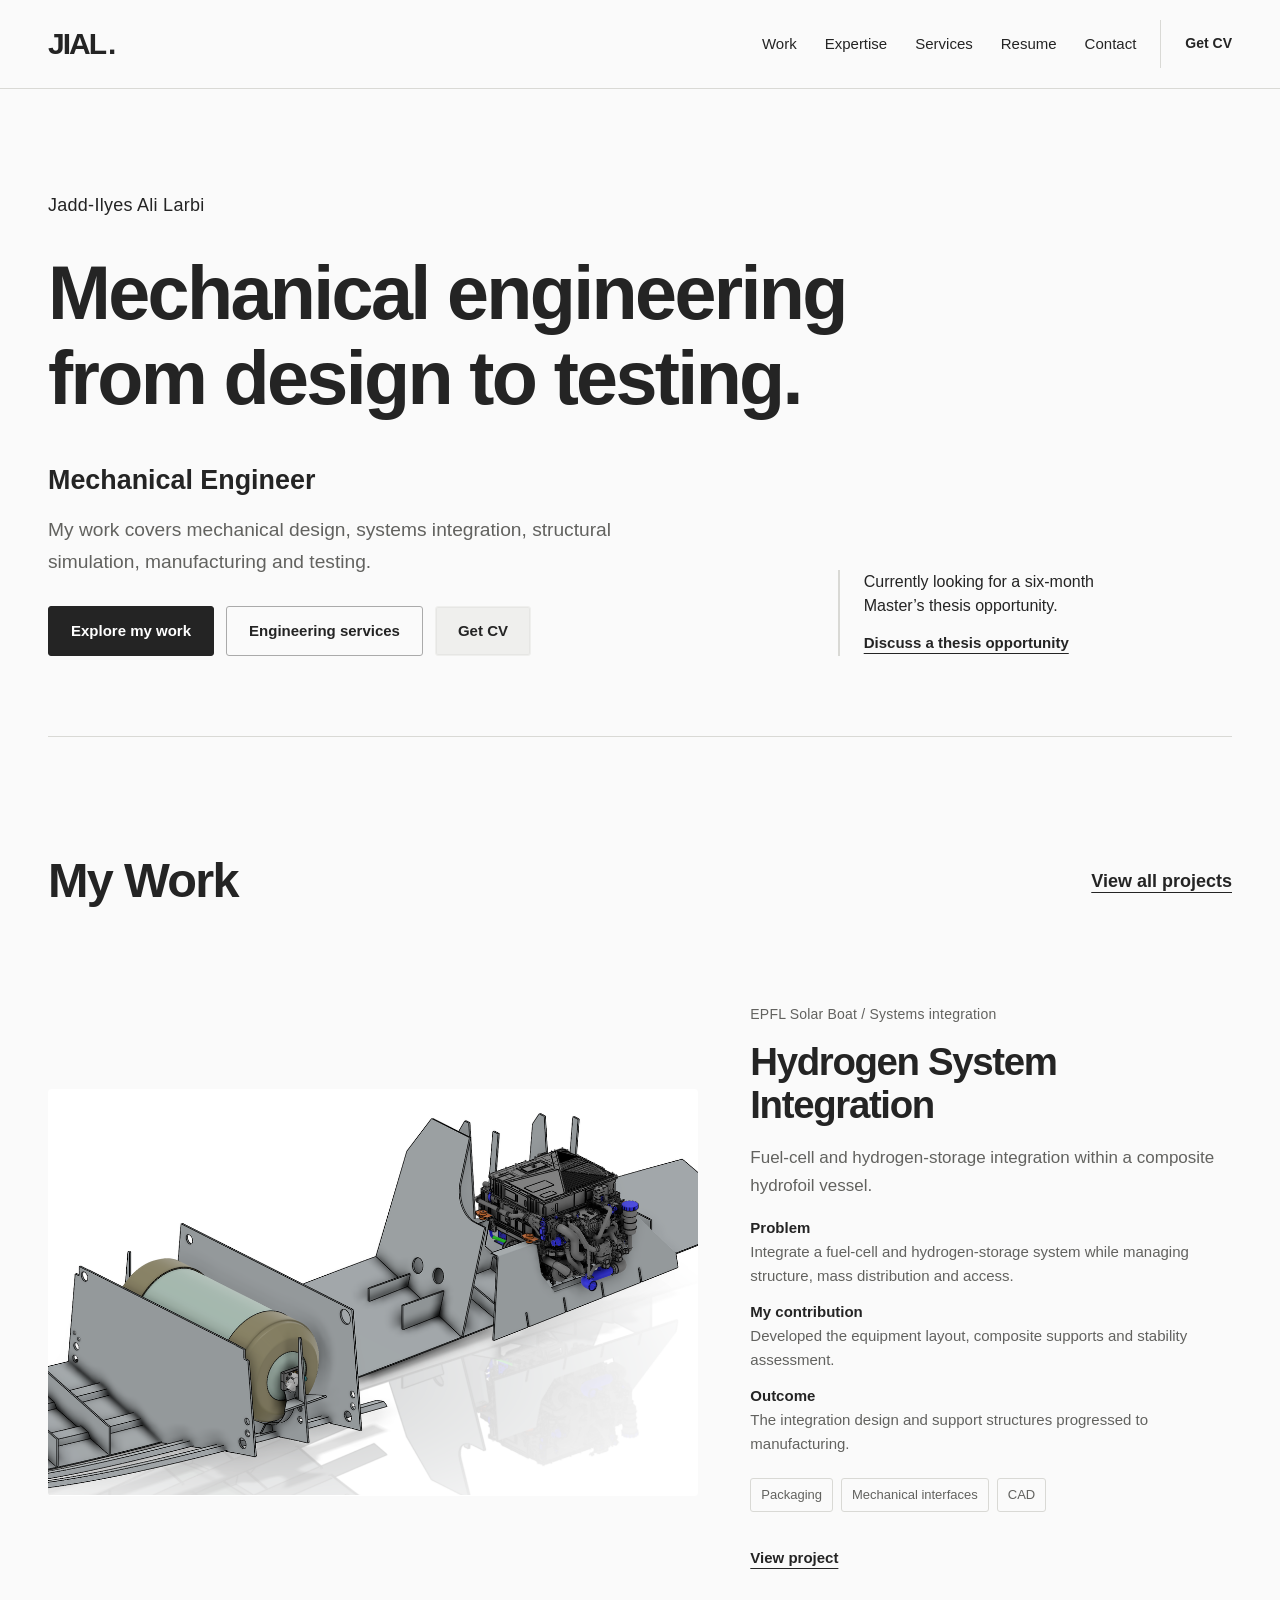
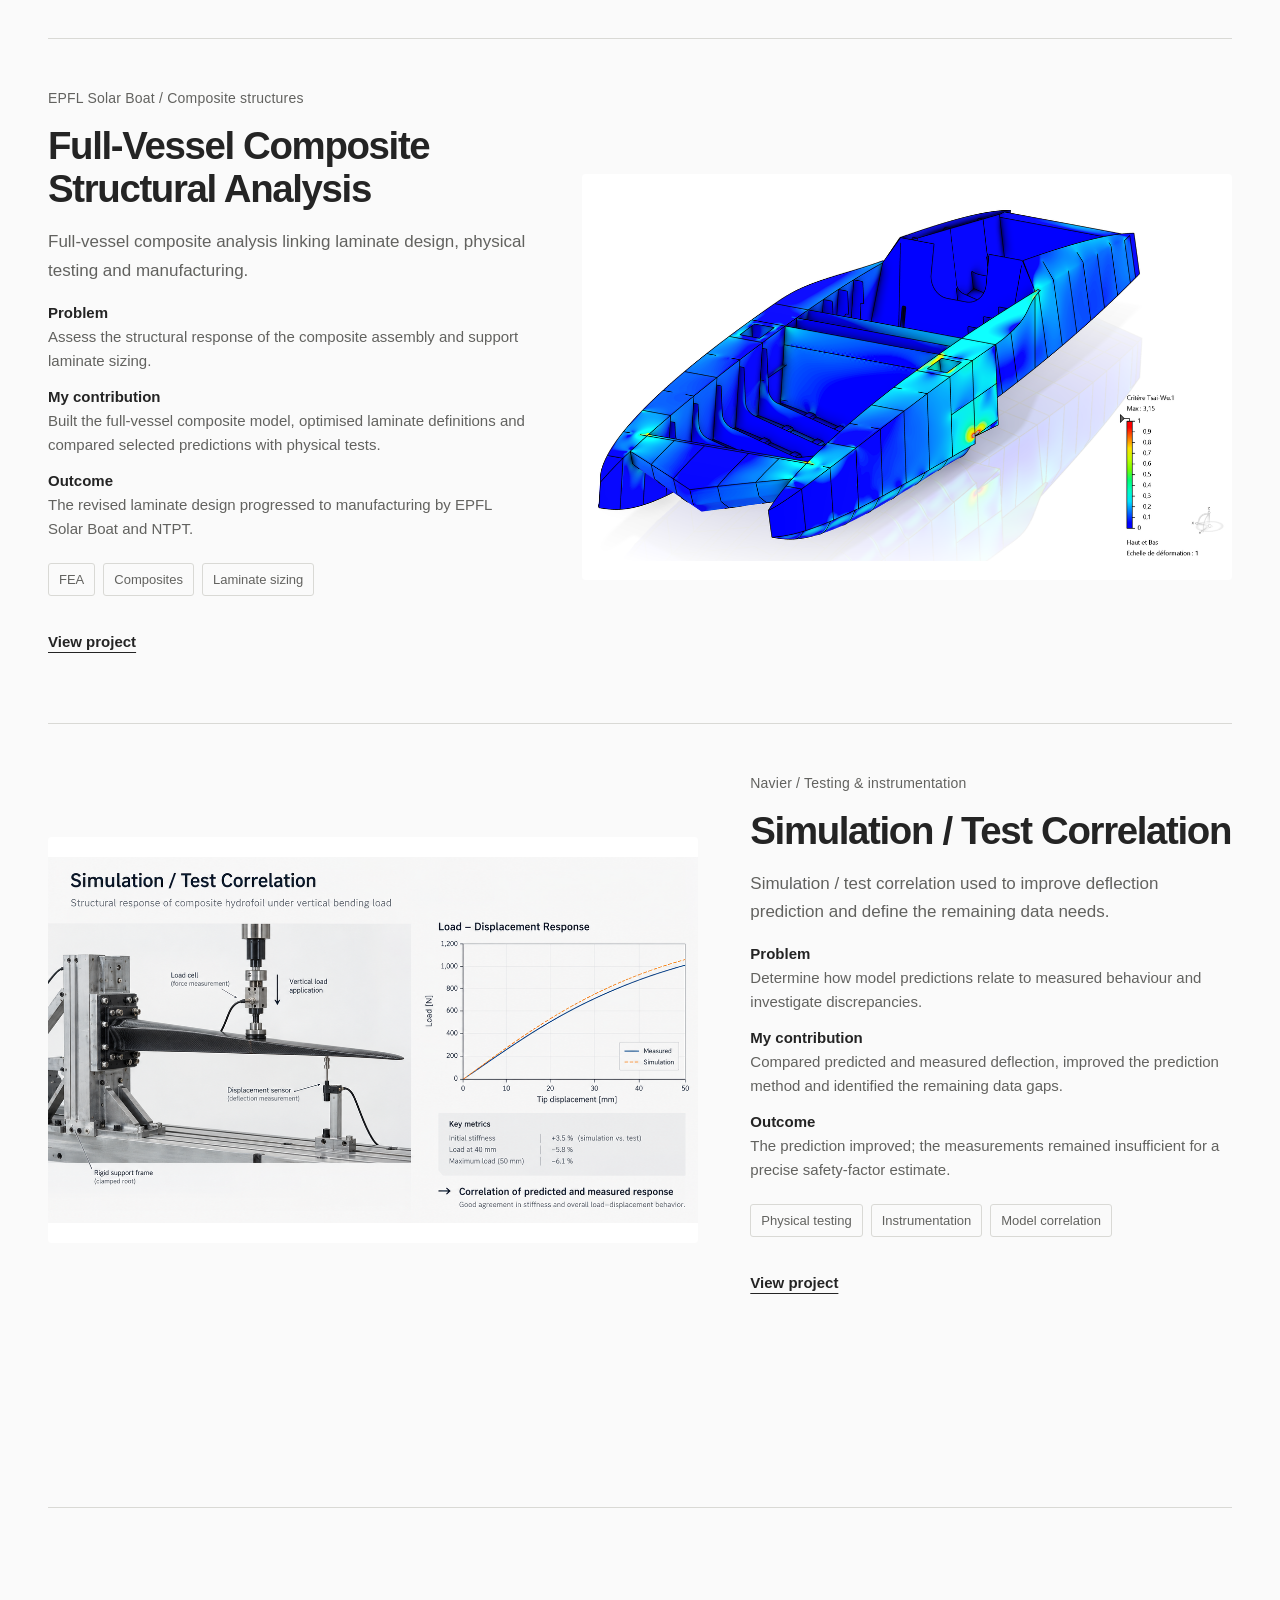
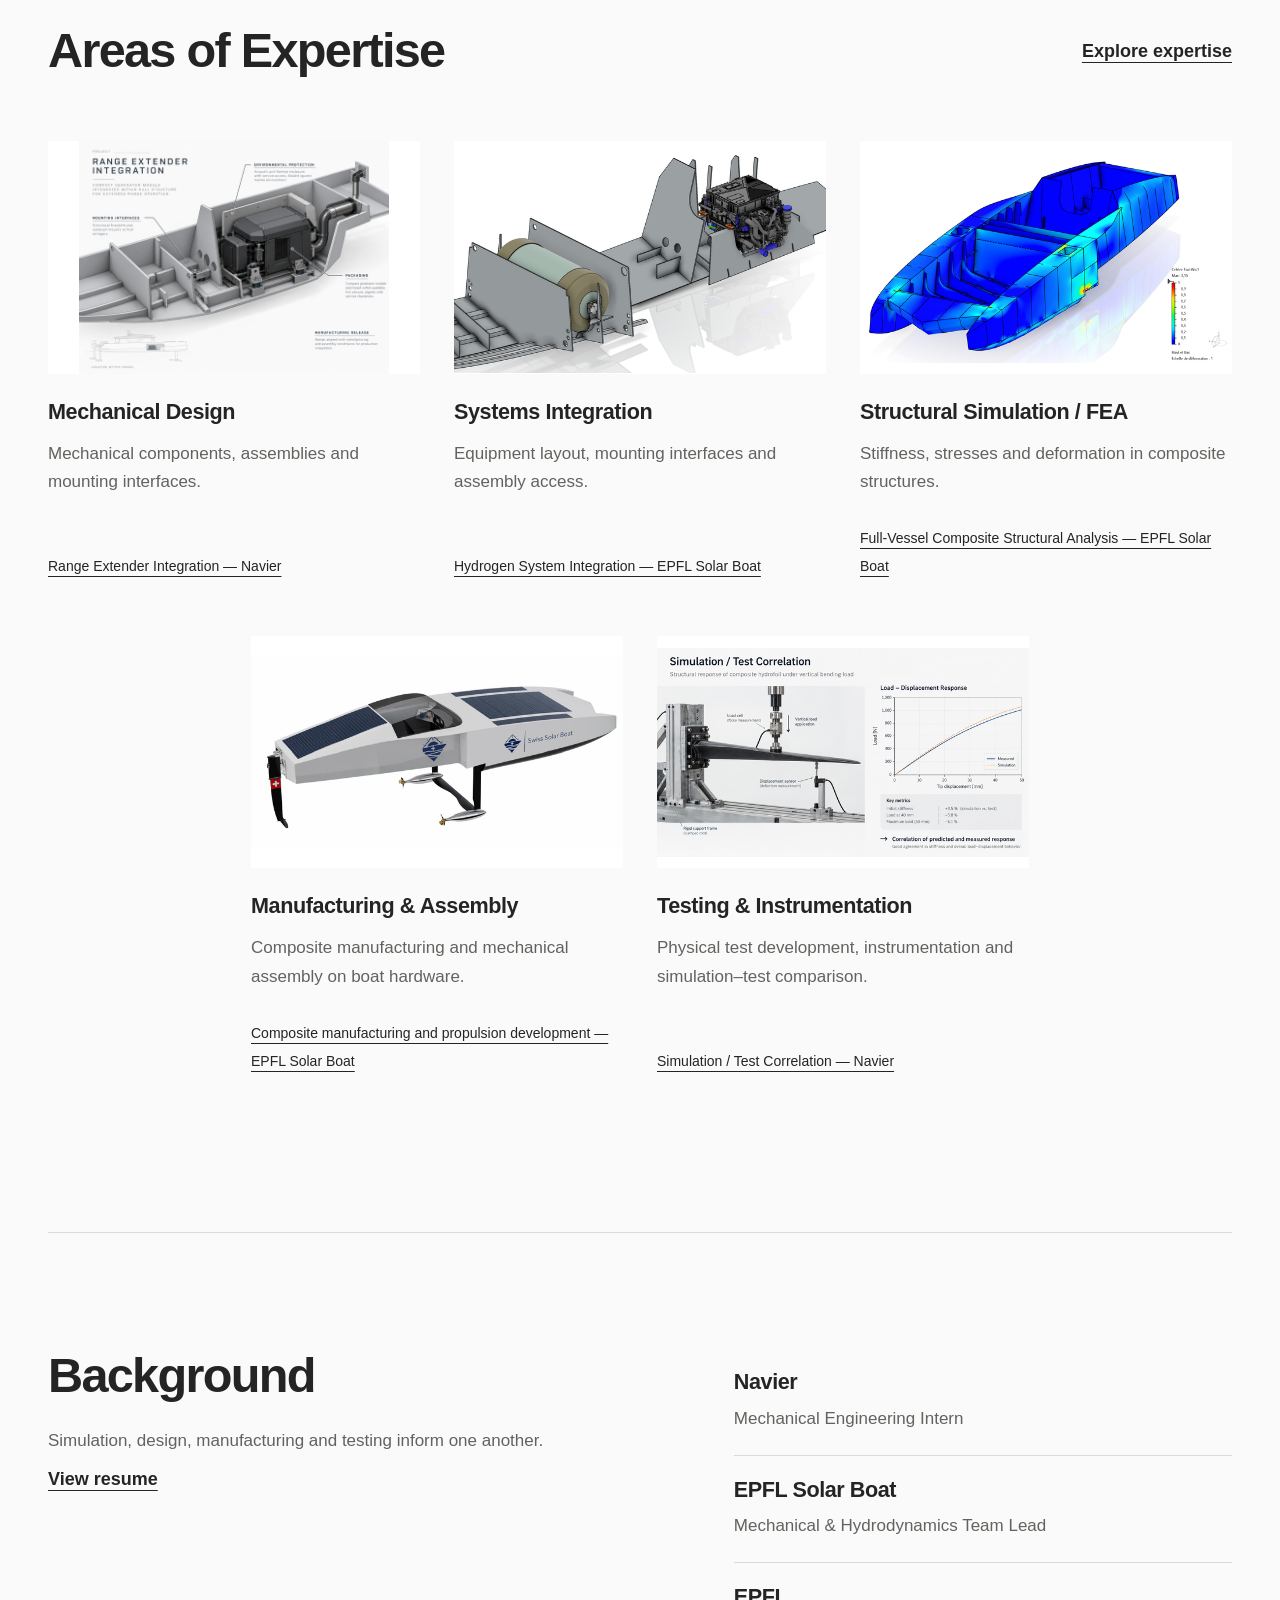
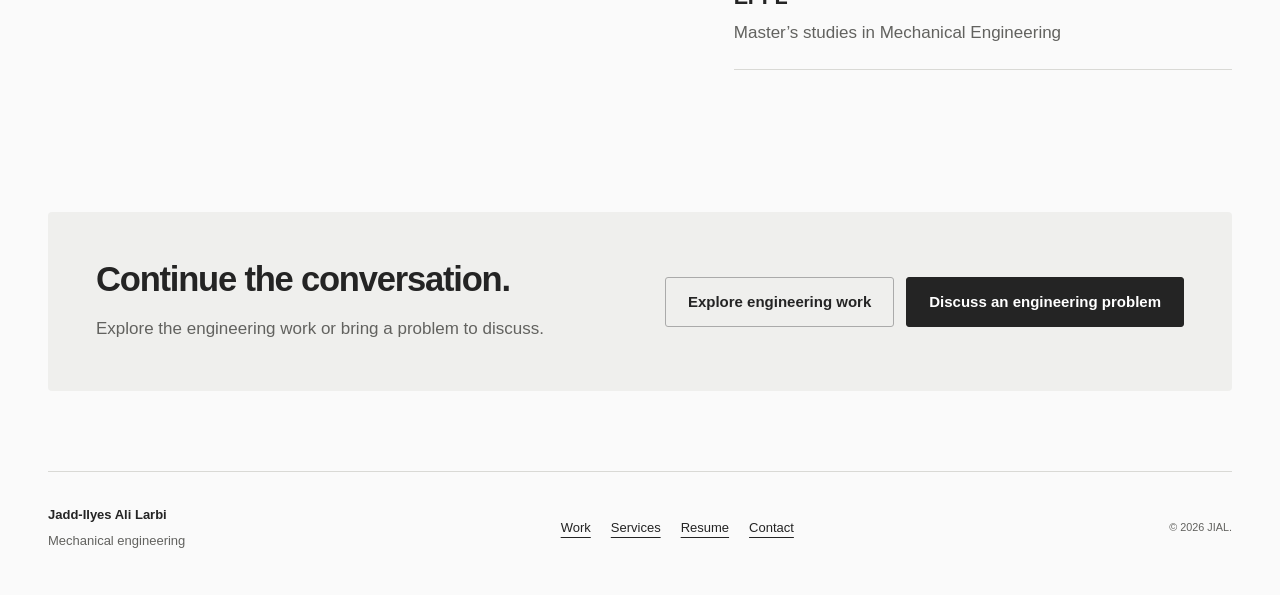
<file: index.html>
<!doctype html>
<html lang="en"><head><meta charset="utf-8"><meta name="viewport" content="width=device-width, initial-scale=1"><meta name="description" content="My work covers mechanical design, systems integration, structural simulation, manufacturing and testing."><meta name="theme-color" content="#fafafa"><meta property="og:title" content="Mechanical Engineer — Structures, Composites &amp; Complex Systems | JIAL."><meta property="og:description" content="My work covers mechanical design, systems integration, structural simulation, manufacturing and testing."><meta property="og:type" content="website"><title>Mechanical Engineer — Structures, Composites &amp; Complex Systems | Jadd-Ilyes Ali Larbi</title><link rel="stylesheet" href="site.css"><script defer src="site.js"></script></head>
<body><a class="skip-link" href="#main">Skip to content</a><header class="site-header"><div class="header-inner"><a class="brand" href="index.html" aria-label="JIAL. — Home"><span class="brand-word">JIAL</span><span class="brand-period">.</span></a><button class="menu-toggle" aria-expanded="false" aria-controls="main-nav" hidden>Menu</button><nav id="main-nav" aria-label="Main navigation"><a href="work/index.html" >Work</a><a href="expertise/index.html" >Expertise</a><a href="services/index.html" >Services</a><a href="resume/index.html" >Resume</a><a href="contact/index.html" >Contact</a></nav><a class="header-cv" href="assets/jadd-ilyes-ali-larbi-cv.pdf" download>Get CV</a></div></header>
<main id="main" class="shell" tabindex="-1">
  <section class="hero"><p class="meta">Jadd-Ilyes Ali Larbi</p><h1>Mechanical engineering<br class="desktop-break"> from design to testing.</h1><div class="hero-bottom"><div class="hero-support"><p class="lead">Mechanical Engineer</p><p class="hero-pitch">My work covers mechanical design, systems integration, structural simulation, manufacturing and testing.</p><div class="actions"><a class="button" href="work/index.html">Explore my work</a><a class="button secondary" href="services/index.html">Engineering services</a><a class="button tertiary hero-cv" href="assets/jadd-ilyes-ali-larbi-cv.pdf" download>Get CV</a></div></div><aside class="availability"><p>Currently looking for a six-month Master’s thesis opportunity.</p><a class="" href="contact/index.html#thesis">Discuss a thesis opportunity</a></aside></div></section>
  <section class="section home-chapter home-work"><div class="section-heading"><h2>My Work</h2><a class="text-link chapter-link" href="work/index.html">View all projects</a></div><div class="project-list"><article class="project-row" data-expertise="integration development"><figure class="figure  figure-contain  "><img src="assets/hydrogen-system-integration-1280.webp" srcset="assets/hydrogen-system-integration-640.webp 640w, assets/hydrogen-system-integration-1280.webp 1280w, assets/hydrogen-system-integration-1920.webp 1803w" sizes="(max-width: 760px) 100vw, 650px" alt="Fuel-cell and hydrogen-system integration layout within the EPFL Solar Boat." width="1803" height="1121" loading="lazy" decoding="async"></figure><div class="project-copy"><p class="meta">EPFL Solar Boat / Systems integration</p><h2><a class="" href="work/hydrogen-integration/index.html">Hydrogen System Integration</a></h2><p>Fuel-cell and hydrogen-storage integration within a composite hydrofoil vessel.</p><p class="card-fact"><strong>Problem</strong> Integrate a fuel-cell and hydrogen-storage system while managing structure, mass distribution and access.</p><p class="card-fact"><strong>My contribution</strong> Developed the equipment layout, composite supports and stability assessment.</p><p class="card-fact"><strong>Outcome</strong> The integration design and support structures progressed to manufacturing.</p><ul class="tags"><li>Packaging</li><li>Mechanical interfaces</li><li>CAD</li></ul><a class="text-link" href="work/hydrogen-integration/index.html">View project</a></div></article><article class="project-row" data-expertise="structural"><figure class="figure  figure-contain  "><img src="assets/composite-fea-1280.webp" srcset="assets/composite-fea-640.webp 640w, assets/composite-fea-1280.webp 1280w, assets/composite-fea-1920.webp 1920w" sizes="(max-width: 760px) 100vw, 650px" alt="Composite boat structure with a finite element analysis colour map" width="2292" height="1300" loading="lazy" decoding="async"></figure><div class="project-copy"><p class="meta">EPFL Solar Boat / Composite structures</p><h2><a class="" href="work/solar-boat-structural-fea/index.html">Full-Vessel Composite Structural Analysis</a></h2><p>Full-vessel composite analysis linking laminate design, physical testing and manufacturing.</p><p class="card-fact"><strong>Problem</strong> Assess the structural response of the composite assembly and support laminate sizing.</p><p class="card-fact"><strong>My contribution</strong> Built the full-vessel composite model, optimised laminate definitions and compared selected predictions with physical tests.</p><p class="card-fact"><strong>Outcome</strong> The revised laminate design progressed to manufacturing by EPFL Solar Boat and NTPT.</p><ul class="tags"><li>FEA</li><li>Composites</li><li>Laminate sizing</li></ul><a class="text-link" href="work/solar-boat-structural-fea/index.html">View project</a></div></article><article class="project-row" data-expertise="validation structural"><figure class="figure  figure-contain  "><img src="assets/simulation-test-correlation-1280.webp" srcset="assets/simulation-test-correlation-640.webp 640w, assets/simulation-test-correlation-1280.webp 1280w, assets/simulation-test-correlation-1920.webp 1672w" sizes="(max-width: 760px) 100vw, 650px" alt="Representative structural test setup and simulation-to-test correlation diagram." width="1672" height="941" loading="lazy" decoding="async"></figure><div class="project-copy"><p class="meta">Navier / Testing &amp; instrumentation</p><h2><a class="" href="work/navier-test-correlation/index.html">Simulation / Test Correlation</a></h2><p>Simulation / test correlation used to improve deflection prediction and define the remaining data needs.</p><p class="card-fact"><strong>Problem</strong> Determine how model predictions relate to measured behaviour and investigate discrepancies.</p><p class="card-fact"><strong>My contribution</strong> Compared predicted and measured deflection, improved the prediction method and identified the remaining data gaps.</p><p class="card-fact"><strong>Outcome</strong> The prediction improved; the measurements remained insufficient for a precise safety-factor estimate.</p><ul class="tags"><li>Physical testing</li><li>Instrumentation</li><li>Model correlation</li></ul><a class="text-link" href="work/navier-test-correlation/index.html">View project</a></div></article></div></section>
  <section class="section home-chapter home-expertise"><div class="section-heading"><h2>Areas of Expertise</h2><a class="text-link chapter-link" href="expertise/index.html">Explore expertise</a></div><div class="expertise-preview"><article class="expertise-module"><div class="expertise-media expertise-media-contain"><img src="assets/range-extender-integration-1280.webp" srcset="assets/range-extender-integration-640.webp 640w, assets/range-extender-integration-1280.webp 1280w, assets/range-extender-integration-1920.webp 1448w" sizes="(max-width: 760px) 100vw, 420px" alt="Representative marine range-extender packaging and mechanical integration concept." width="1448" height="1086" loading="lazy" decoding="async"></div><h3><a class="" href="expertise/index.html#development">Mechanical Design</a></h3><p>Mechanical components, assemblies and mounting interfaces.</p><ul class="related-links"><li><a class="" href="work/range-extender-integration/index.html">Range Extender Integration — Navier</a></li></ul></article><article class="expertise-module"><div class="expertise-media expertise-media-contain"><img src="assets/hydrogen-system-integration-1280.webp" srcset="assets/hydrogen-system-integration-640.webp 640w, assets/hydrogen-system-integration-1280.webp 1280w, assets/hydrogen-system-integration-1920.webp 1803w" sizes="(max-width: 760px) 100vw, 420px" alt="Fuel-cell and hydrogen-system integration layout within the EPFL Solar Boat." width="1803" height="1121" loading="lazy" decoding="async"></div><h3><a class="" href="expertise/index.html#integration">Systems Integration</a></h3><p>Equipment layout, mounting interfaces and assembly access.</p><ul class="related-links"><li><a class="" href="work/hydrogen-integration/index.html">Hydrogen System Integration — EPFL Solar Boat</a></li></ul></article><article class="expertise-module"><div class="expertise-media expertise-media-contain"><img src="assets/composite-fea-1280.webp" srcset="assets/composite-fea-640.webp 640w, assets/composite-fea-1280.webp 1280w, assets/composite-fea-1920.webp 1920w" sizes="(max-width: 760px) 100vw, 420px" alt="Composite boat structure with a finite element analysis colour map." width="2292" height="1300" loading="lazy" decoding="async"></div><h3><a class="" href="expertise/index.html#structural">Structural Simulation / FEA</a></h3><p>Stiffness, stresses and deformation in composite structures.</p><ul class="related-links"><li><a class="" href="work/solar-boat-structural-fea/index.html">Full-Vessel Composite Structural Analysis — EPFL Solar Boat</a></li></ul></article><article class="expertise-module"><div class="expertise-media expertise-media-contain"><img src="assets/solar-boat-1280.webp" srcset="assets/solar-boat-640.webp 640w, assets/solar-boat-1280.webp 1180w" sizes="(max-width: 760px) 100vw, 420px" alt="EPFL Solar Boat hydrofoil vessel." width="1180" height="610" loading="lazy" decoding="async"></div><h3><a class="" href="expertise/index.html#manufacturing">Manufacturing &amp; Assembly</a></h3><p>Composite manufacturing and mechanical assembly on boat hardware.</p><ul class="related-links"><li><a class="" href="resume/index.html#resume-solar-boat">Composite manufacturing and propulsion development — EPFL Solar Boat</a></li></ul></article><article class="expertise-module"><div class="expertise-media expertise-media-contain"><img src="assets/simulation-test-correlation-1280.webp" srcset="assets/simulation-test-correlation-640.webp 640w, assets/simulation-test-correlation-1280.webp 1280w, assets/simulation-test-correlation-1920.webp 1672w" sizes="(max-width: 760px) 100vw, 420px" alt="Representative structural test setup and simulation-to-test correlation diagram." width="1672" height="941" loading="lazy" decoding="async"></div><h3><a class="" href="expertise/index.html#validation">Testing &amp; Instrumentation</a></h3><p>Physical test development, instrumentation and simulation–test comparison.</p><ul class="related-links"><li><a class="" href="work/navier-test-correlation/index.html">Simulation / Test Correlation — Navier</a></li></ul></article></div></section>
  <section class="section background home-chapter home-background"><div><h2>Background</h2><p>Simulation, design, manufacturing and testing inform one another.</p><a class="text-link chapter-link" href="resume/index.html">View resume</a></div><div><article><h3>Navier</h3><p>Mechanical Engineering Intern</p></article><article><h3>EPFL Solar Boat</h3><p>Mechanical &amp; Hydrodynamics Team Lead</p></article><article><h3>EPFL</h3><p>Master’s studies in Mechanical Engineering</p></article></div></section><section class="closing"><div><h2>Continue the conversation.</h2><p>Explore the engineering work or bring a problem to discuss.</p></div><div class="actions"><a class="button secondary" href="work/index.html">Explore engineering work</a><a class="button" href="contact/index.html">Discuss an engineering problem</a></div></section></main>
<footer class="shell site-footer"><div><strong>Jadd-Ilyes Ali Larbi</strong><p>Mechanical engineering</p></div><nav aria-label="Footer navigation"><a class="" href="work/index.html">Work</a><a class="" href="services/index.html">Services</a><a class="" href="resume/index.html">Resume</a><a class="" href="contact/index.html">Contact</a></nav><small>© 2026 JIAL.</small></footer></body></html>
</file>
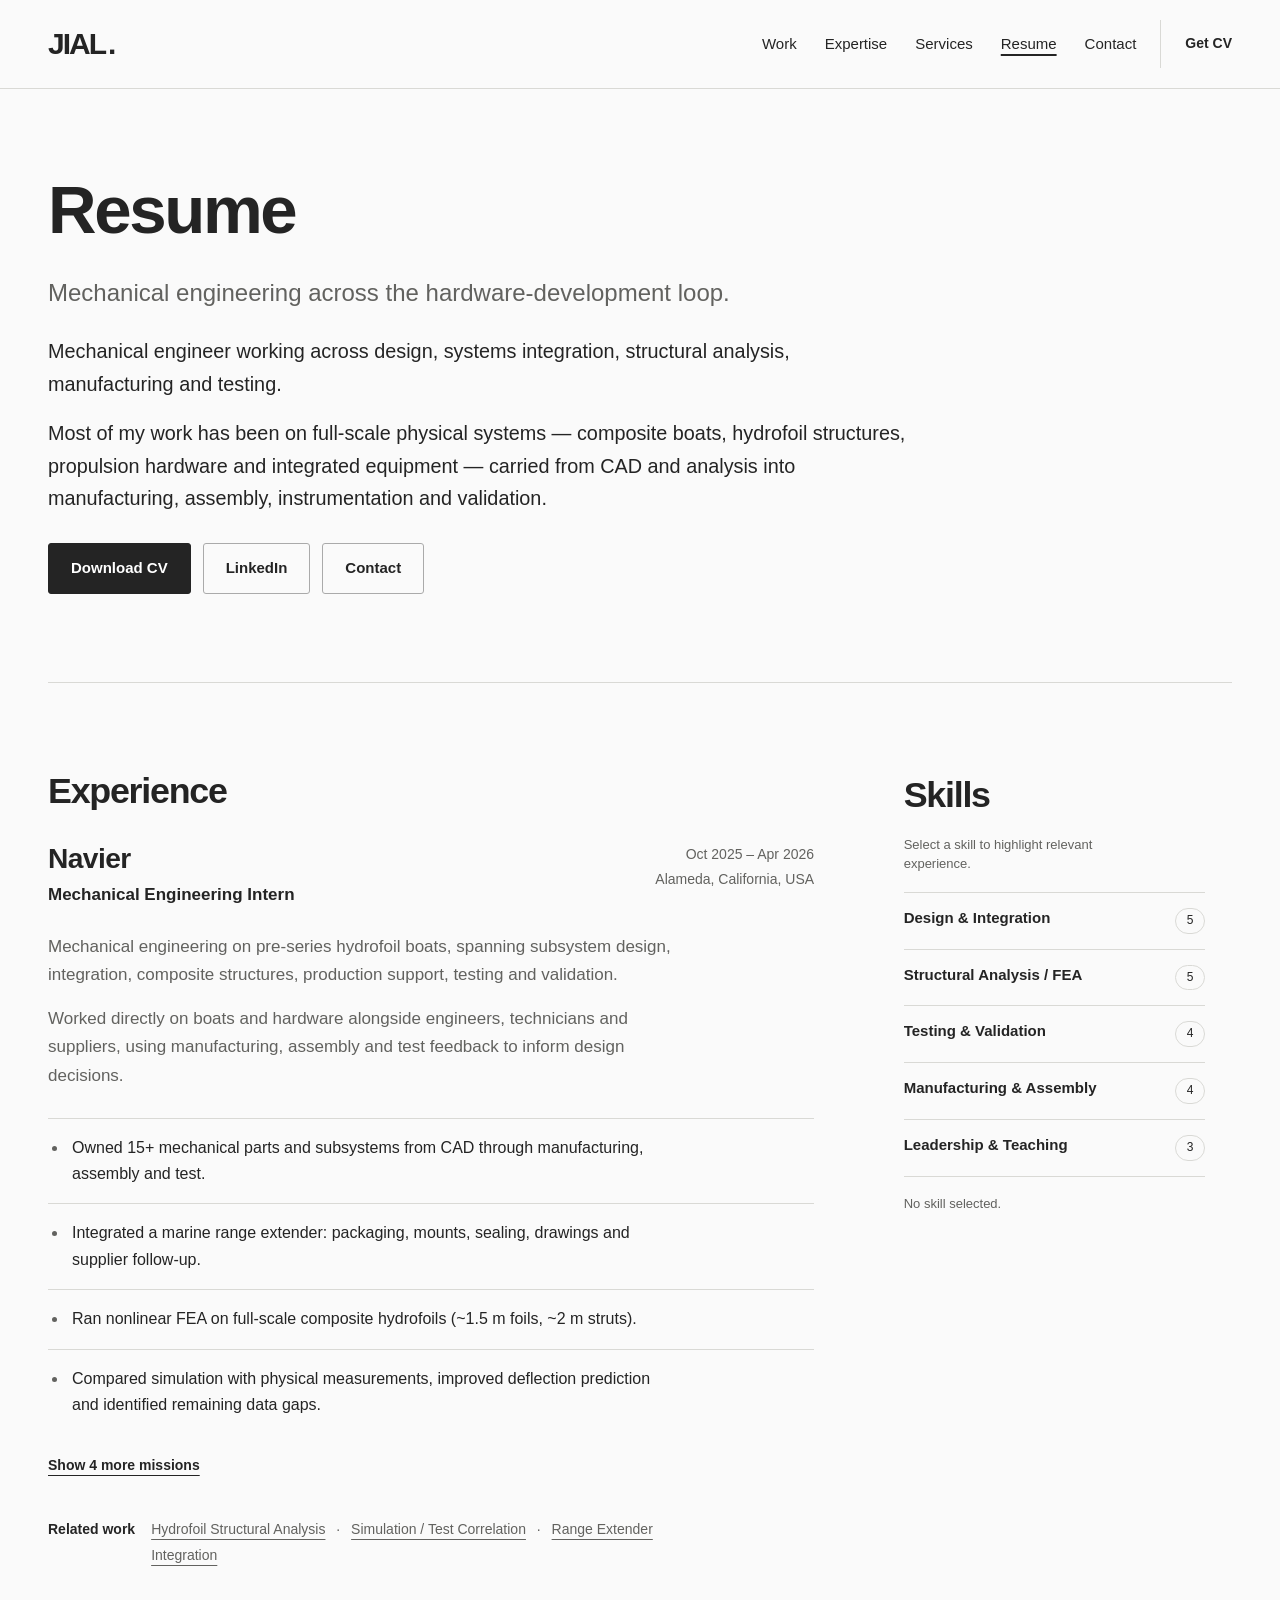
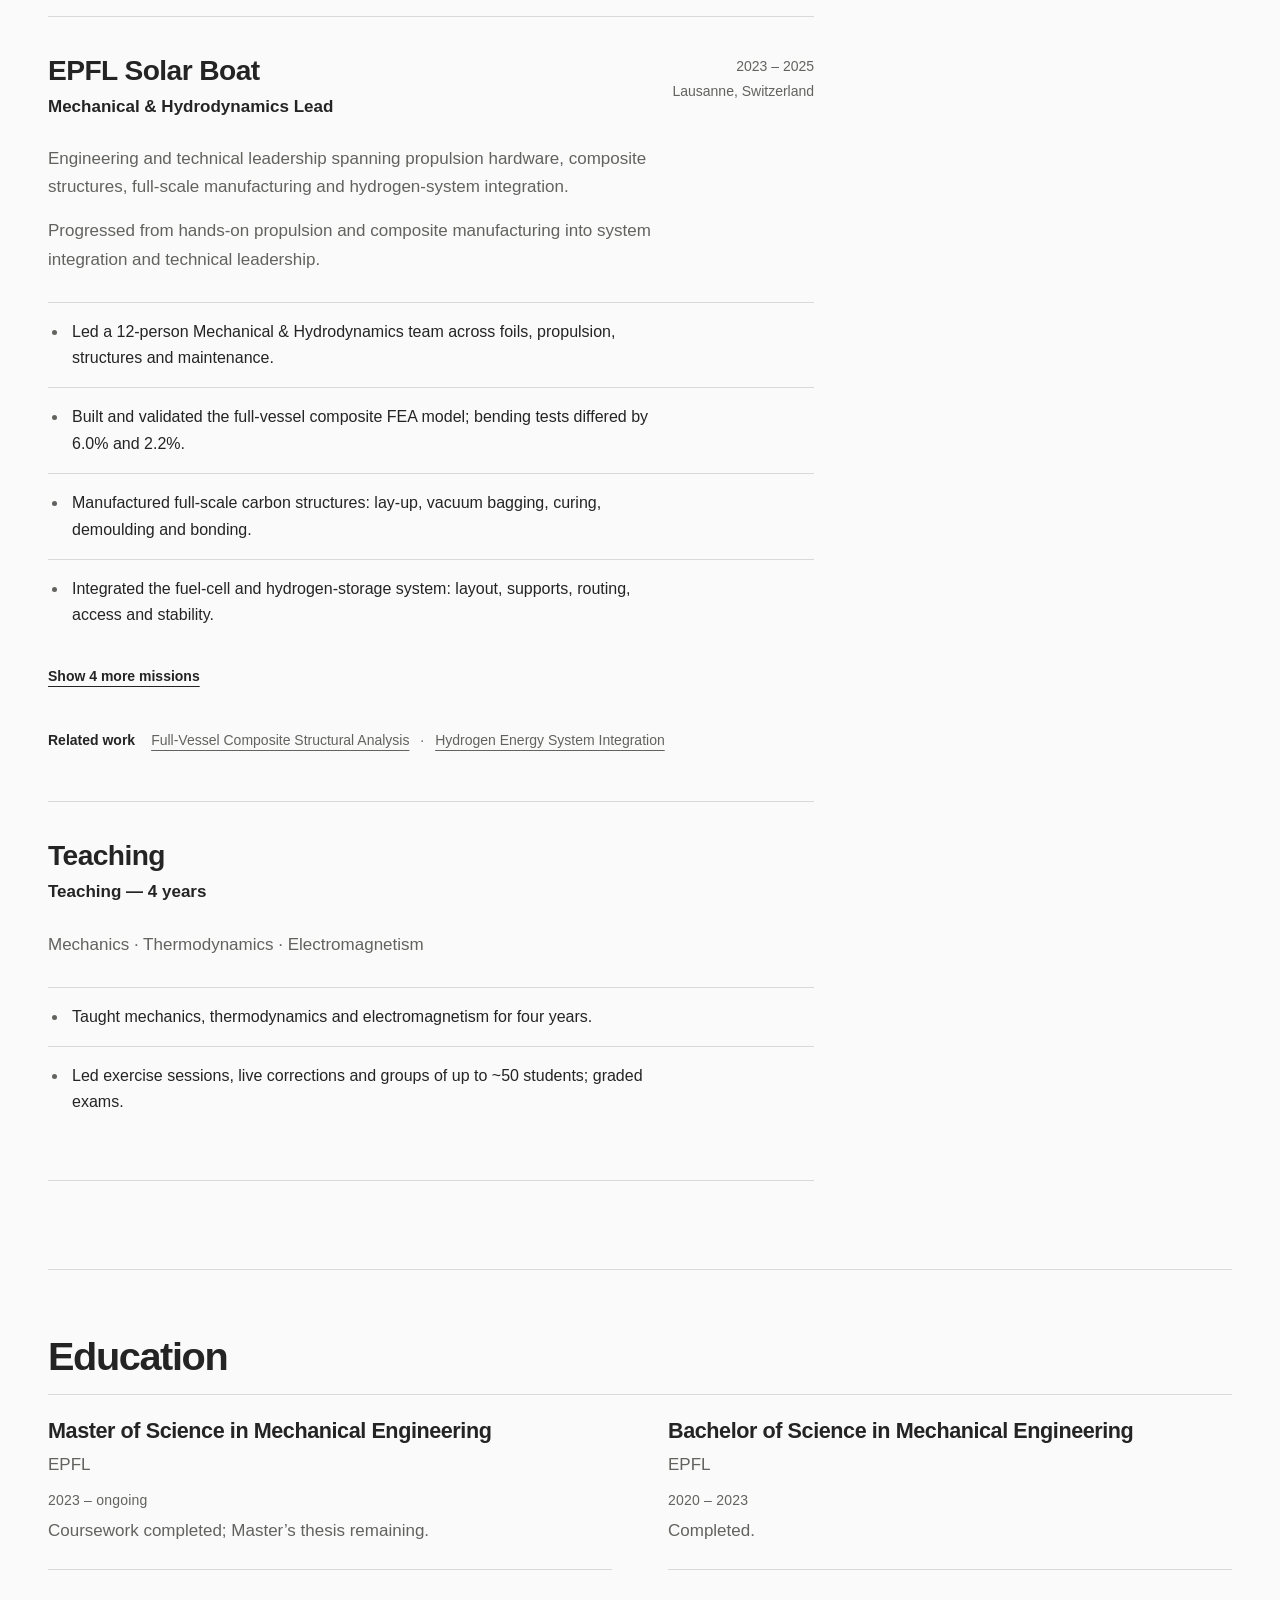
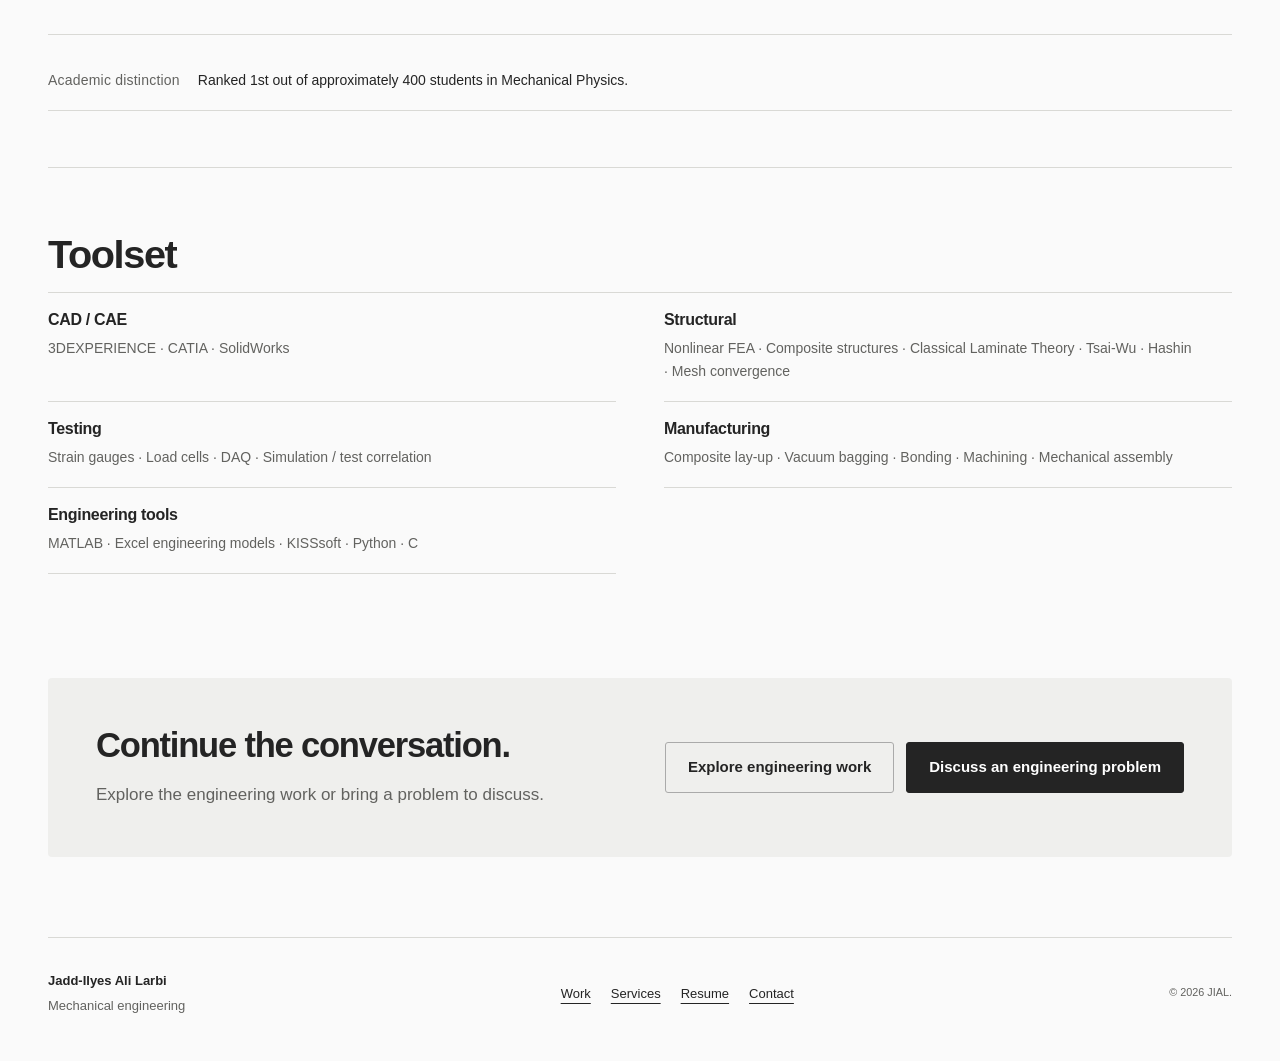
<file: about/index.html>
<!doctype html>
<html lang="en"><head><meta charset="utf-8"><meta name="viewport" content="width=device-width, initial-scale=1"><meta name="robots" content="noindex, follow"><meta http-equiv="refresh" content="0; url=../resume/index.html"><link rel="canonical" href="https://www.jadd-engineering.com/resume/"><title>Redirecting to Resume | Jadd-Ilyes Ali Larbi</title><script>window.location.replace("../resume/index.html");</script></head>
<body><p>Redirecting to <a href="../resume/index.html">Resume</a>.</p></body></html>
</file>
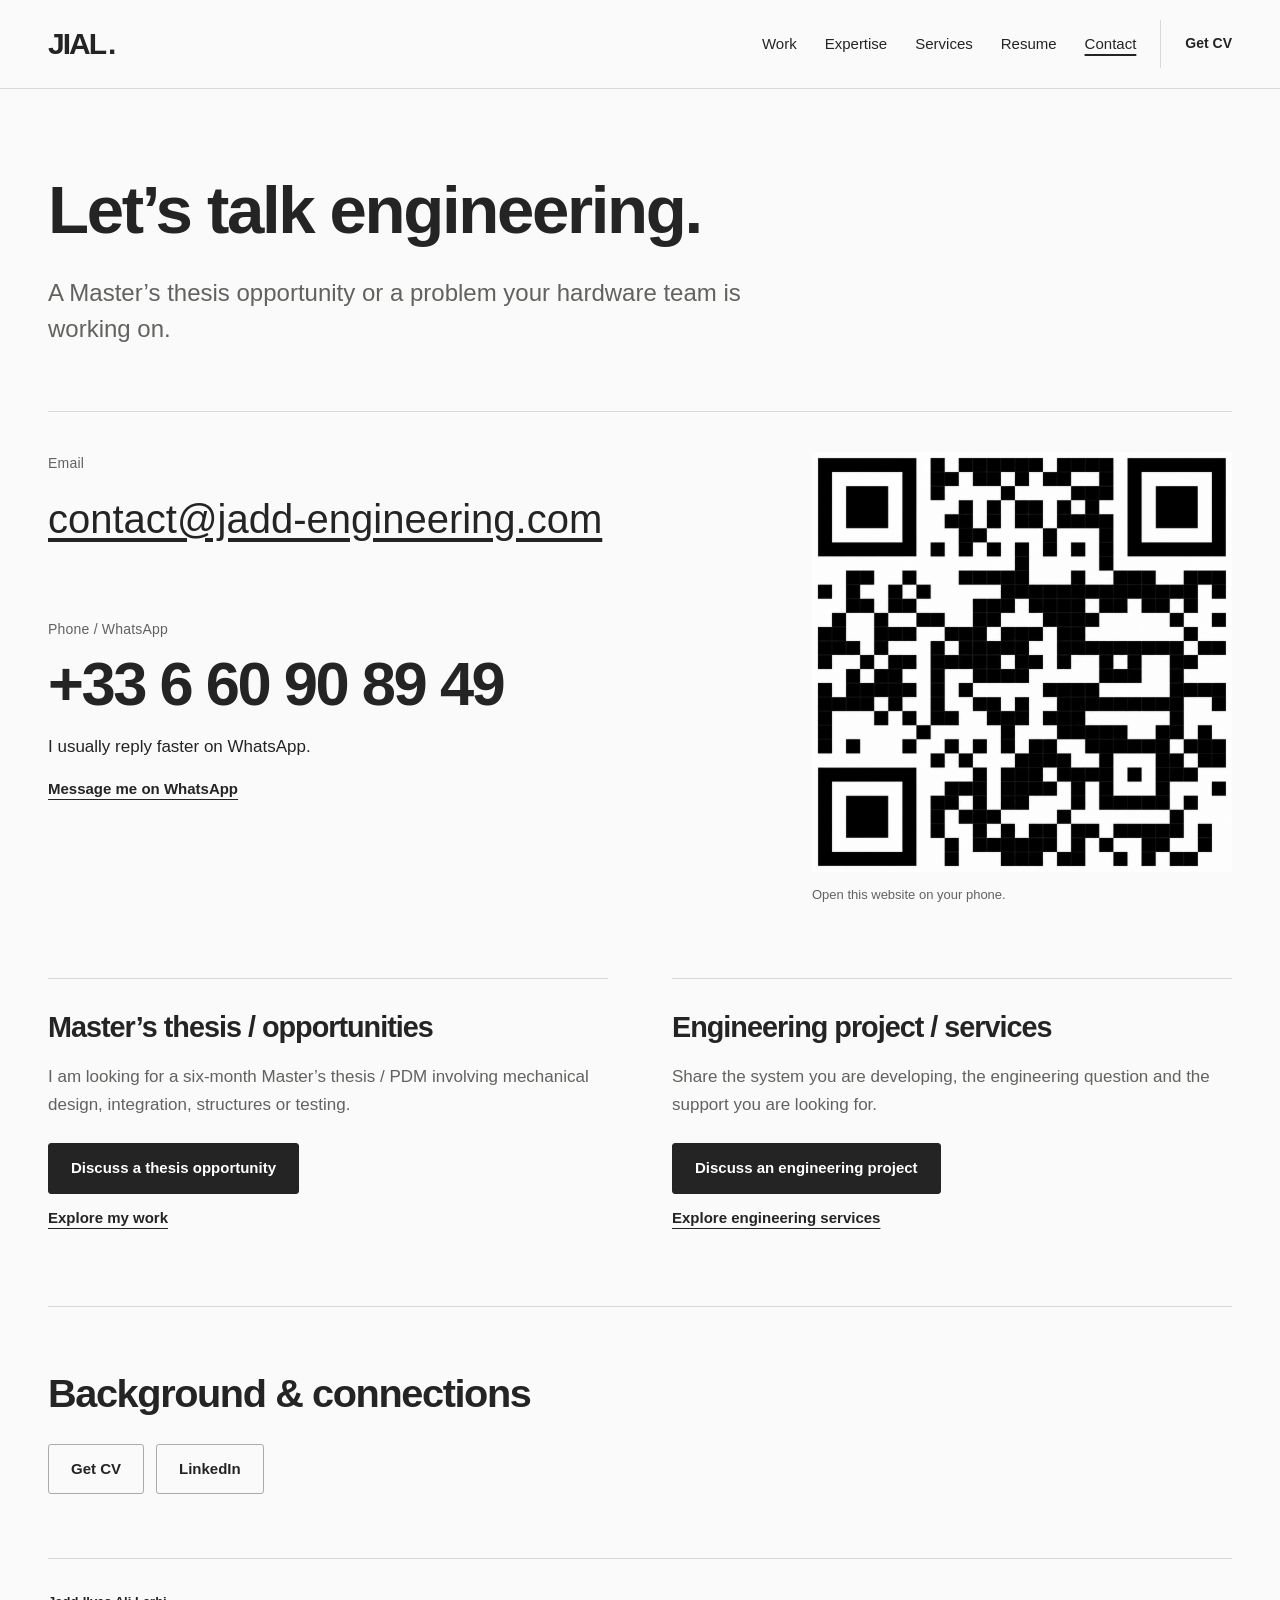
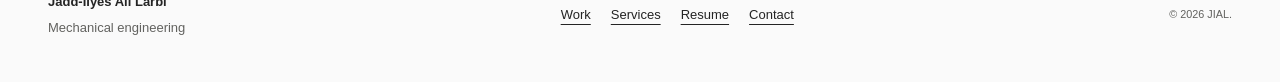
<file: contact/index.html>
<!doctype html>
<html lang="en"><head><meta charset="utf-8"><meta name="viewport" content="width=device-width, initial-scale=1"><meta name="description" content="Discuss a six-month Master’s thesis opportunity or an engineering project with Jadd-Ilyes Ali Larbi."><meta name="theme-color" content="#fafafa"><meta property="og:title" content="Contact | JIAL."><meta property="og:description" content="Discuss a six-month Master’s thesis opportunity or an engineering project with Jadd-Ilyes Ali Larbi."><meta property="og:type" content="website"><title>Contact | Jadd-Ilyes Ali Larbi</title><link rel="stylesheet" href="../site.css"><script defer src="../site.js"></script></head>
<body><a class="skip-link" href="#main">Skip to content</a><header class="site-header"><div class="header-inner"><a class="brand" href="../index.html" aria-label="JIAL. — Home"><span class="brand-word">JIAL</span><span class="brand-period">.</span></a><button class="menu-toggle" aria-expanded="false" aria-controls="main-nav" hidden>Menu</button><nav id="main-nav" aria-label="Main navigation"><a href="../work/index.html" >Work</a><a href="../expertise/index.html" >Expertise</a><a href="../services/index.html" >Services</a><a href="../resume/index.html" >Resume</a><a href="../contact/index.html" aria-current="page">Contact</a></nav><a class="header-cv" href="../assets/jadd-ilyes-ali-larbi-cv.pdf" download>Get CV</a></div></header>
<main id="main" class="shell" tabindex="-1"><div class="page-heading page-heading--editorial"><h1>Let’s talk engineering.</h1><p class="lead">A Master’s thesis opportunity or a problem your hardware team is working on.</p></div><section class="contact-direct" aria-label="Direct contact details"><div class="contact-details"><div><p class="meta">Email</p><a class="contact-email" href="mailto:contact@jadd-engineering.com">contact@jadd-engineering.com</a></div><div class="contact-phone"><p class="meta">Phone / WhatsApp</p><a href="tel:+33660908949">+33 6 60 90 89 49</a><p>I usually reply faster on WhatsApp.</p><a class="text-link" href="https://wa.me/33660908949">Message me on WhatsApp</a></div></div><figure class="contact-qr"><img src="../assets/qr.png" alt="QR code linking to the Jadd Engineering website" width="1254" height="1254"><figcaption>Open this website on your phone.</figcaption></figure></section><div class="contact-paths"><section id="thesis"><h2>Master’s thesis / opportunities</h2><p>I am looking for a six-month Master’s thesis / PDM involving mechanical design, integration, structures or testing.</p><a class="button" href="mailto:contact@jadd-engineering.com?subject=Master%E2%80%99s%20thesis%20%2F%20PDM%20opportunity">Discuss a thesis opportunity</a><a class="text-link" href="../work/index.html">Explore my work</a></section><section id="services"><h2>Engineering project / services</h2><p>Share the system you are developing, the engineering question and the support you are looking for.</p><a class="button" href="mailto:contact@jadd-engineering.com?subject=Engineering%20project%20enquiry">Discuss an engineering project</a><a class="text-link" href="../services/index.html">Explore engineering services</a></section></div><section class="section"><h2>Background & connections</h2><div class="actions"><a class="button secondary" href="../assets/jadd-ilyes-ali-larbi-cv.pdf" download>Get CV</a><a class="button secondary" href="https://www.linkedin.com/in/jadd-ilyes-ali-larbi-b9946a1b0/">LinkedIn</a></div></section></main>
<footer class="shell site-footer"><div><strong>Jadd-Ilyes Ali Larbi</strong><p>Mechanical engineering</p></div><nav aria-label="Footer navigation"><a class="" href="../work/index.html">Work</a><a class="" href="../services/index.html">Services</a><a class="" href="../resume/index.html">Resume</a><a class="" href="../contact/index.html">Contact</a></nav><small>© 2026 JIAL.</small></footer></body></html>
</file>
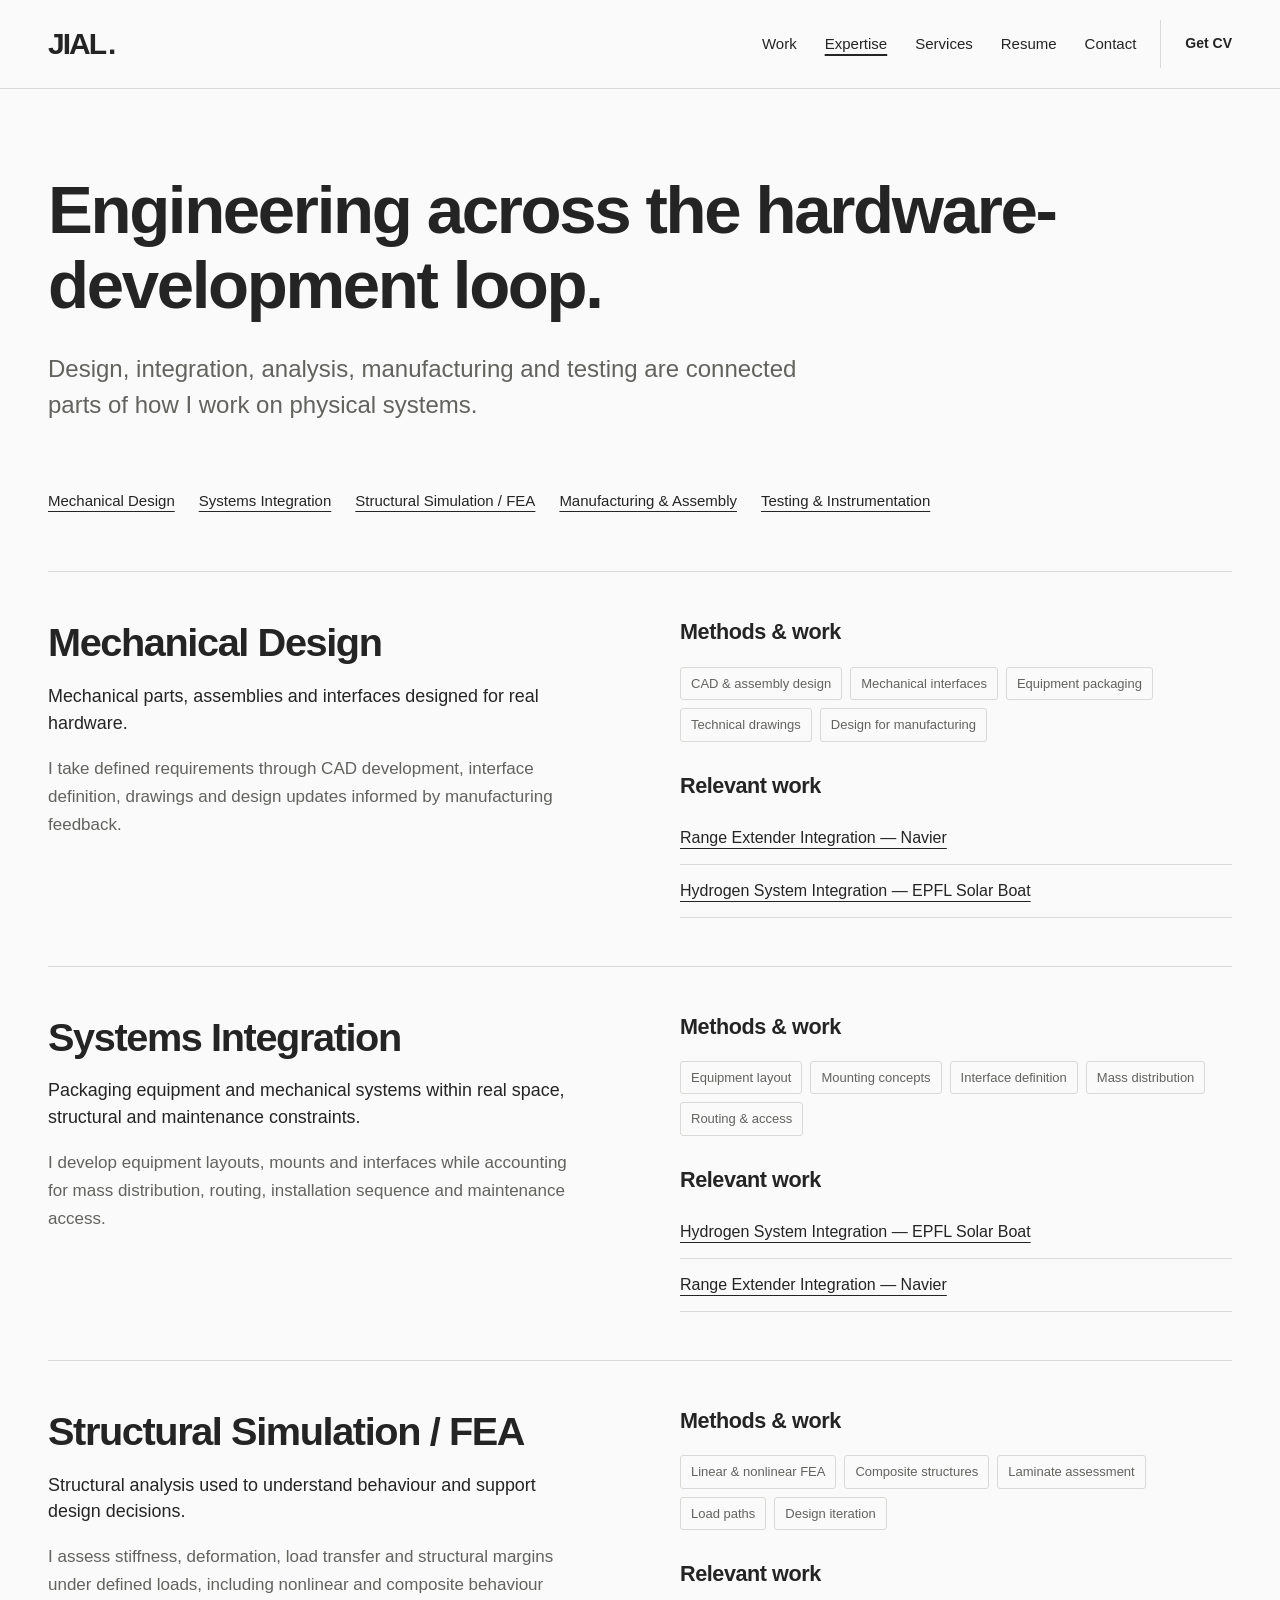
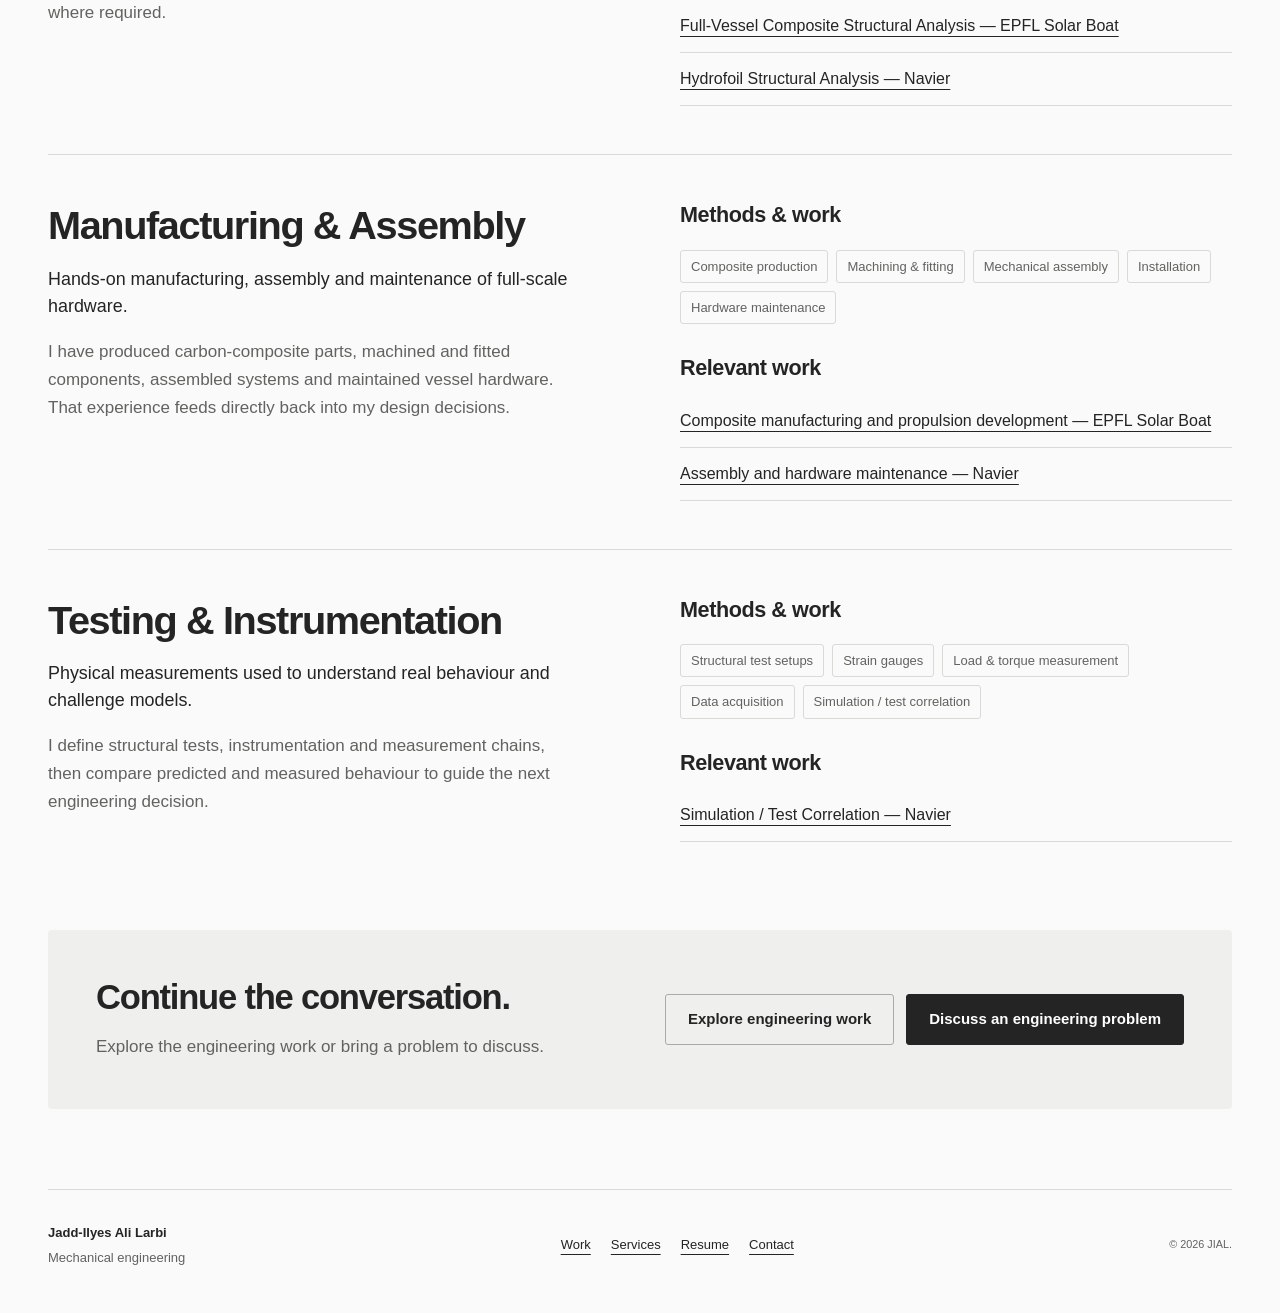
<file: expertise/index.html>
<!doctype html>
<html lang="en"><head><meta charset="utf-8"><meta name="viewport" content="width=device-width, initial-scale=1"><meta name="description" content="Mechanical design, systems integration, structural simulation / FEA, manufacturing &amp; assembly, testing &amp; instrumentation."><meta name="theme-color" content="#fafafa"><meta property="og:title" content="Expertise | JIAL."><meta property="og:description" content="Mechanical design, systems integration, structural simulation / FEA, manufacturing &amp; assembly, testing &amp; instrumentation."><meta property="og:type" content="website"><title>Expertise | Jadd-Ilyes Ali Larbi</title><link rel="stylesheet" href="../site.css"><script defer src="../site.js"></script></head>
<body><a class="skip-link" href="#main">Skip to content</a><header class="site-header"><div class="header-inner"><a class="brand" href="../index.html" aria-label="JIAL. — Home"><span class="brand-word">JIAL</span><span class="brand-period">.</span></a><button class="menu-toggle" aria-expanded="false" aria-controls="main-nav" hidden>Menu</button><nav id="main-nav" aria-label="Main navigation"><a href="../work/index.html" >Work</a><a href="../expertise/index.html" aria-current="page">Expertise</a><a href="../services/index.html" >Services</a><a href="../resume/index.html" >Resume</a><a href="../contact/index.html" >Contact</a></nav><a class="header-cv" href="../assets/jadd-ilyes-ali-larbi-cv.pdf" download>Get CV</a></div></header>
<main id="main" class="shell" tabindex="-1"><div class="page-heading page-heading--editorial"><h1>Engineering across the hardware-development loop.</h1><p class="lead">Design, integration, analysis, manufacturing and testing are connected parts of how I work on physical systems.</p></div><nav class="jump-links" aria-label="Expertise sections"><a href="#development">Mechanical Design</a> <a href="#integration">Systems Integration</a> <a href="#structural">Structural Simulation / FEA</a> <a href="#manufacturing">Manufacturing &amp; Assembly</a> <a href="#validation">Testing &amp; Instrumentation</a></nav><section class="expertise-section" id="development"><div><h2>Mechanical Design</h2><p class="expertise-positioning">Mechanical parts, assemblies and interfaces designed for real hardware.</p><p>I take defined requirements through CAD development, interface definition, drawings and design updates informed by manufacturing feedback.</p></div><div><h3>Methods &amp; work</h3><ul class="tags"><li>CAD &amp; assembly design</li><li>Mechanical interfaces</li><li>Equipment packaging</li><li>Technical drawings</li><li>Design for manufacturing</li></ul><h3 class="evidence-heading">Relevant work</h3><ul class="related-links"><li><a class="" href="../work/range-extender-integration/index.html">Range Extender Integration — Navier</a></li><li><a class="" href="../work/hydrogen-integration/index.html">Hydrogen System Integration — EPFL Solar Boat</a></li></ul></div></section><section class="expertise-section" id="integration"><div><h2>Systems Integration</h2><p class="expertise-positioning">Packaging equipment and mechanical systems within real space, structural and maintenance constraints.</p><p>I develop equipment layouts, mounts and interfaces while accounting for mass distribution, routing, installation sequence and maintenance access.</p></div><div><h3>Methods &amp; work</h3><ul class="tags"><li>Equipment layout</li><li>Mounting concepts</li><li>Interface definition</li><li>Mass distribution</li><li>Routing &amp; access</li></ul><h3 class="evidence-heading">Relevant work</h3><ul class="related-links"><li><a class="" href="../work/hydrogen-integration/index.html">Hydrogen System Integration — EPFL Solar Boat</a></li><li><a class="" href="../work/range-extender-integration/index.html">Range Extender Integration — Navier</a></li></ul></div></section><section class="expertise-section" id="structural"><div><h2>Structural Simulation / FEA</h2><p class="expertise-positioning">Structural analysis used to understand behaviour and support design decisions.</p><p>I assess stiffness, deformation, load transfer and structural margins under defined loads, including nonlinear and composite behaviour where required.</p></div><div><h3>Methods &amp; work</h3><ul class="tags"><li>Linear &amp; nonlinear FEA</li><li>Composite structures</li><li>Laminate assessment</li><li>Load paths</li><li>Design iteration</li></ul><h3 class="evidence-heading">Relevant work</h3><ul class="related-links"><li><a class="" href="../work/solar-boat-structural-fea/index.html">Full-Vessel Composite Structural Analysis — EPFL Solar Boat</a></li><li><a class="" href="../work/navier-structural-fea/index.html">Hydrofoil Structural Analysis — Navier</a></li></ul></div></section><section class="expertise-section" id="manufacturing"><div><h2>Manufacturing &amp; Assembly</h2><p class="expertise-positioning">Hands-on manufacturing, assembly and maintenance of full-scale hardware.</p><p>I have produced carbon-composite parts, machined and fitted components, assembled systems and maintained vessel hardware. That experience feeds directly back into my design decisions.</p></div><div><h3>Methods &amp; work</h3><ul class="tags"><li>Composite production</li><li>Machining &amp; fitting</li><li>Mechanical assembly</li><li>Installation</li><li>Hardware maintenance</li></ul><h3 class="evidence-heading">Relevant work</h3><ul class="related-links"><li><a class="" href="../resume/index.html#resume-solar-boat">Composite manufacturing and propulsion development — EPFL Solar Boat</a></li><li><a class="" href="../resume/index.html#resume-navier">Assembly and hardware maintenance — Navier</a></li></ul></div></section><section class="expertise-section" id="validation"><div><h2>Testing &amp; Instrumentation</h2><p class="expertise-positioning">Physical measurements used to understand real behaviour and challenge models.</p><p>I define structural tests, instrumentation and measurement chains, then compare predicted and measured behaviour to guide the next engineering decision.</p></div><div><h3>Methods &amp; work</h3><ul class="tags"><li>Structural test setups</li><li>Strain gauges</li><li>Load &amp; torque measurement</li><li>Data acquisition</li><li>Simulation / test correlation</li></ul><h3 class="evidence-heading">Relevant work</h3><ul class="related-links"><li><a class="" href="../work/navier-test-correlation/index.html">Simulation / Test Correlation — Navier</a></li></ul></div></section><section class="closing"><div><h2>Continue the conversation.</h2><p>Explore the engineering work or bring a problem to discuss.</p></div><div class="actions"><a class="button secondary" href="../work/index.html">Explore engineering work</a><a class="button" href="../contact/index.html">Discuss an engineering problem</a></div></section></main>
<footer class="shell site-footer"><div><strong>Jadd-Ilyes Ali Larbi</strong><p>Mechanical engineering</p></div><nav aria-label="Footer navigation"><a class="" href="../work/index.html">Work</a><a class="" href="../services/index.html">Services</a><a class="" href="../resume/index.html">Resume</a><a class="" href="../contact/index.html">Contact</a></nav><small>© 2026 JIAL.</small></footer></body></html>
</file>
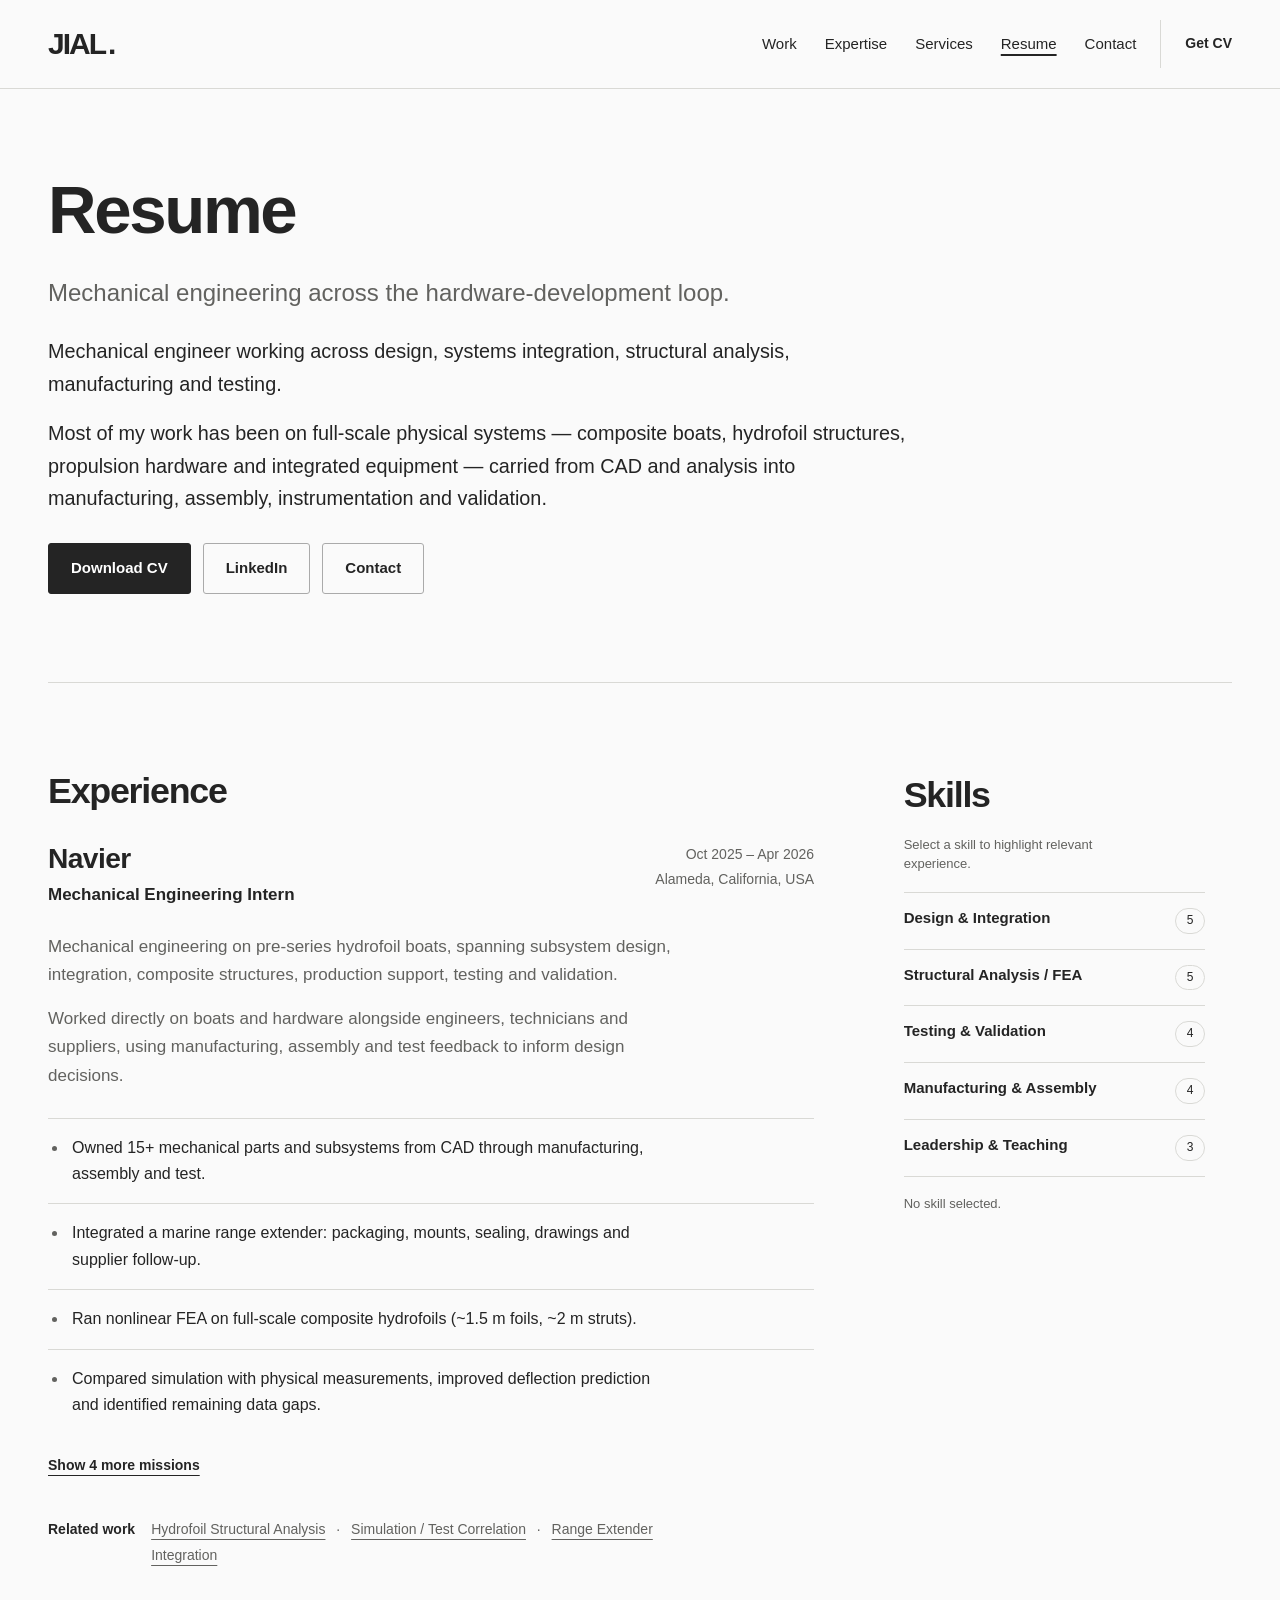
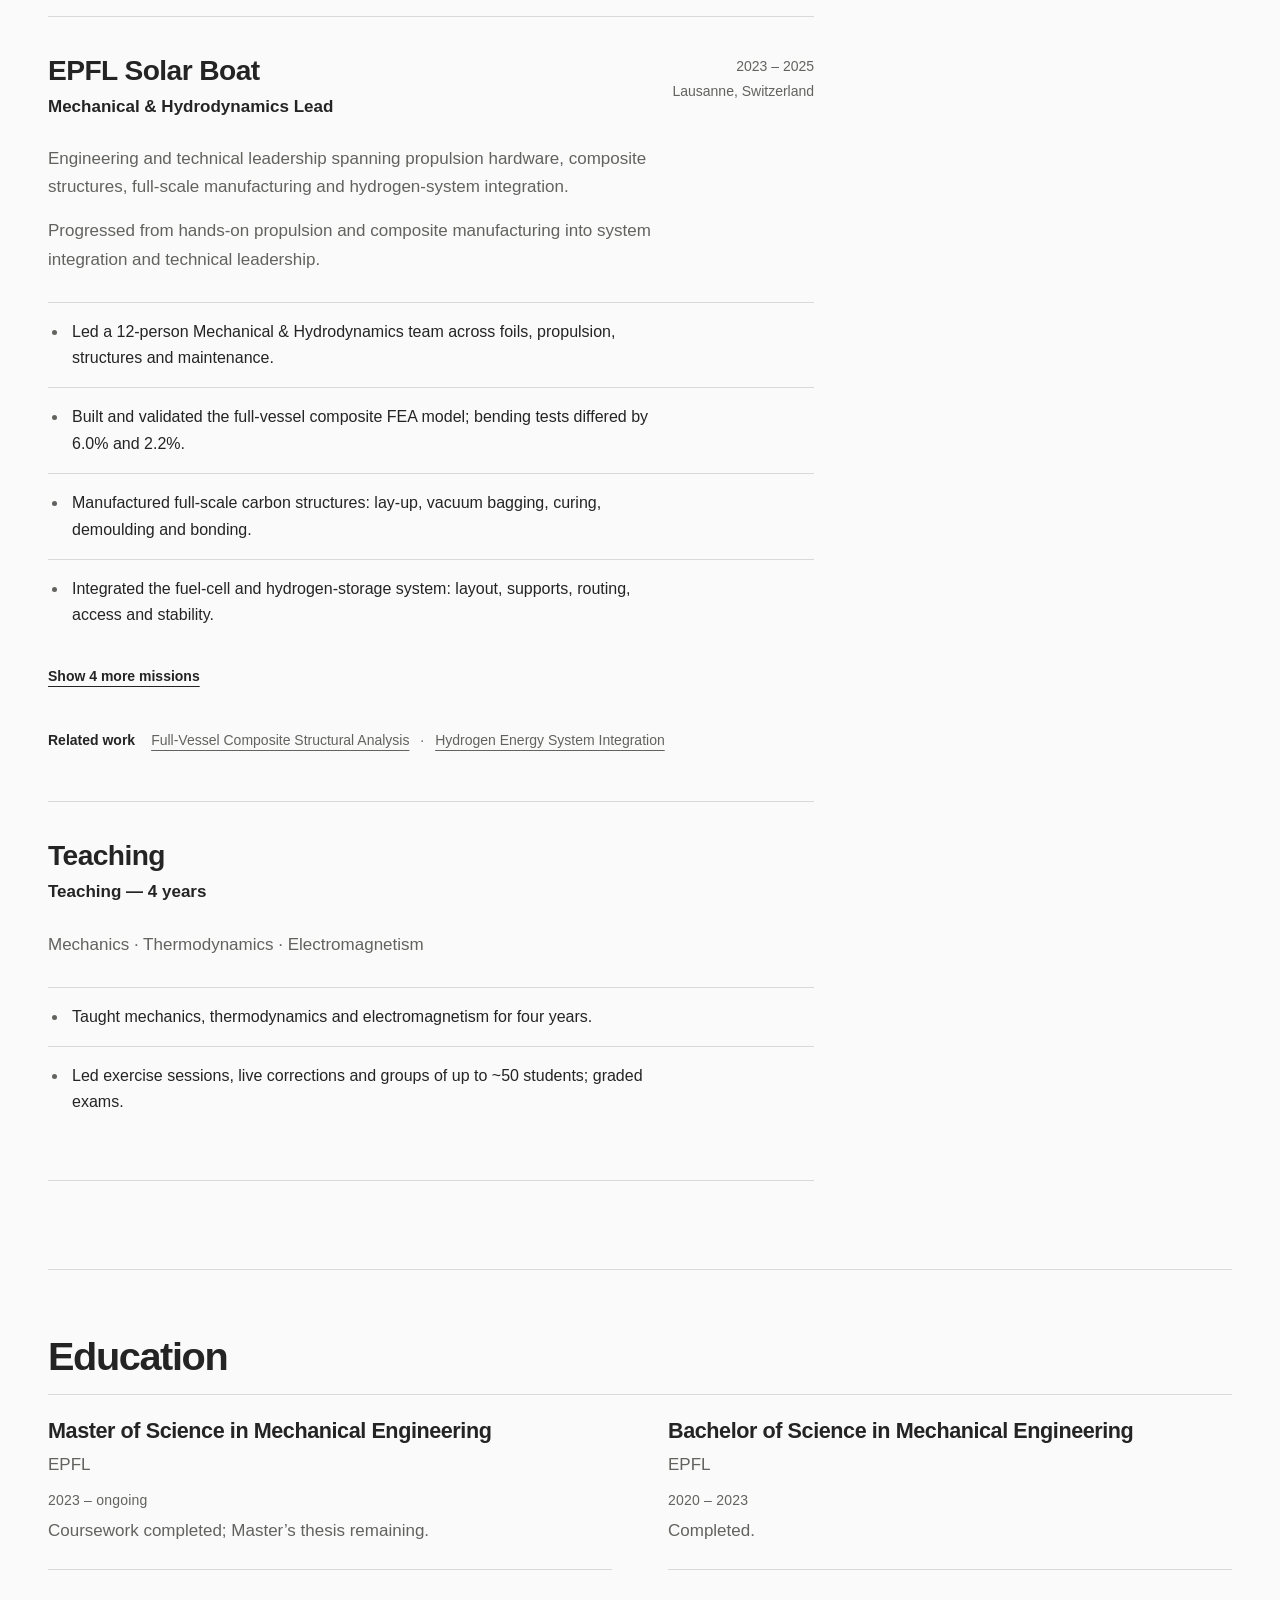
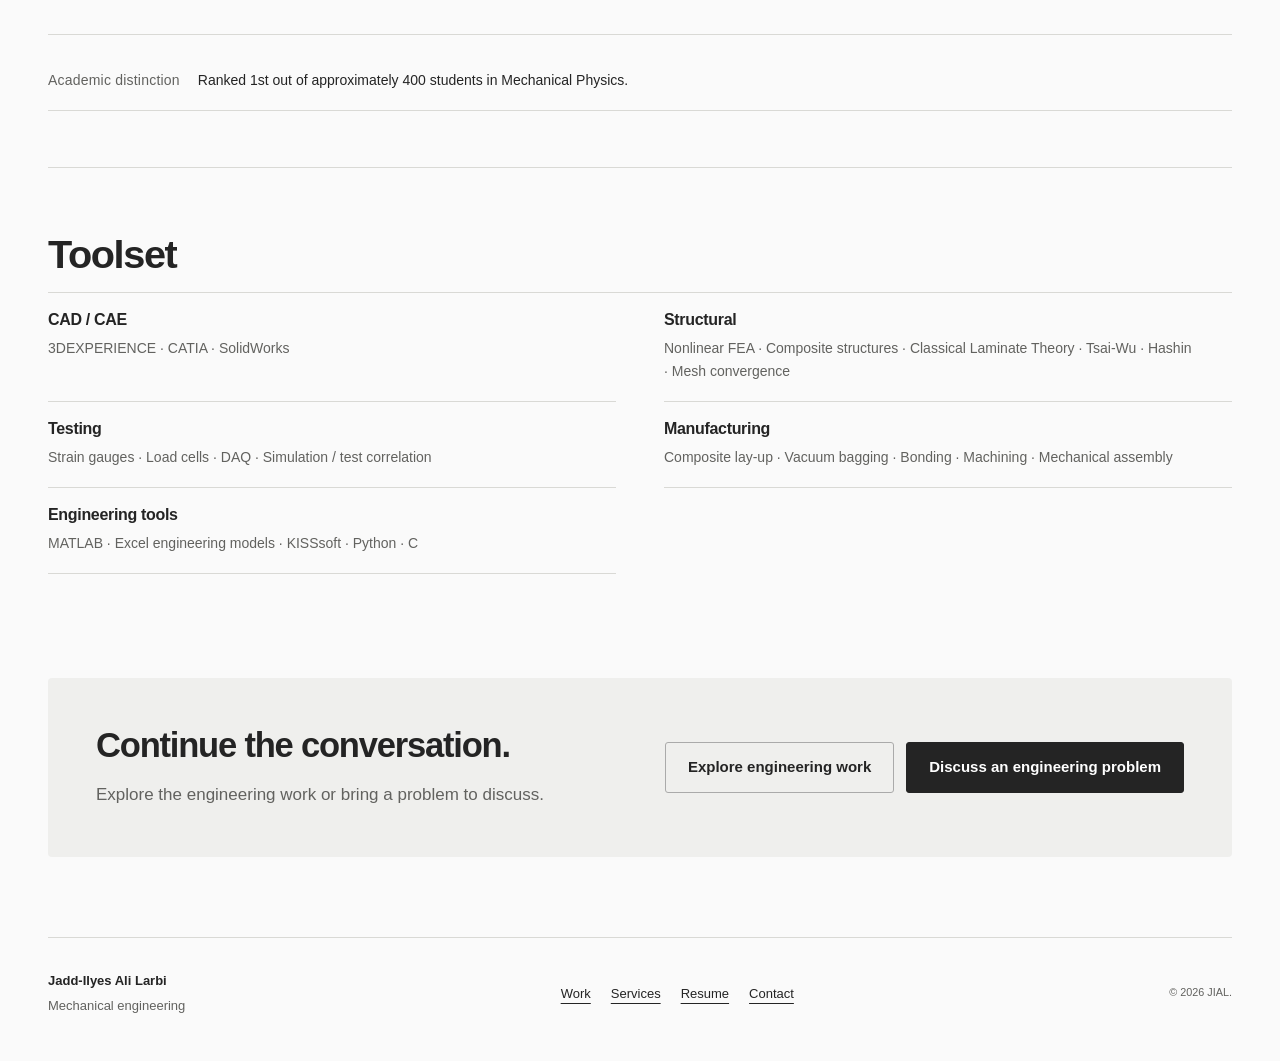
<file: resume/index.html>
<!doctype html>
<html lang="en"><head><meta charset="utf-8"><meta name="viewport" content="width=device-width, initial-scale=1"><meta name="description" content="Interactive resume of mechanical engineer Jadd-Ilyes Ali Larbi, covering mechanical design, systems integration, structural analysis, manufacturing, testing and technical leadership."><meta name="theme-color" content="#fafafa"><meta property="og:title" content="Resume | Mechanical Engineer | JIAL."><meta property="og:description" content="Interactive resume of mechanical engineer Jadd-Ilyes Ali Larbi, covering mechanical design, systems integration, structural analysis, manufacturing, testing and technical leadership."><meta property="og:type" content="website"><title>Resume | Mechanical Engineer | Jadd-Ilyes Ali Larbi</title><link rel="stylesheet" href="../site.css"><script defer src="../site.js"></script></head>
<body><a class="skip-link" href="#main">Skip to content</a><header class="site-header"><div class="header-inner"><a class="brand" href="../index.html" aria-label="JIAL. — Home"><span class="brand-word">JIAL</span><span class="brand-period">.</span></a><button class="menu-toggle" aria-expanded="false" aria-controls="main-nav" hidden>Menu</button><nav id="main-nav" aria-label="Main navigation"><a href="../work/index.html" >Work</a><a href="../expertise/index.html" >Expertise</a><a href="../services/index.html" >Services</a><a href="../resume/index.html" aria-current="page">Resume</a><a href="../contact/index.html" >Contact</a></nav><a class="header-cv" href="../assets/jadd-ilyes-ali-larbi-cv.pdf" download>Get CV</a></div></header>
<main id="main" class="shell" tabindex="-1"><section class="resume-hero"><div class="page-heading page-heading--editorial"><h1>Resume</h1><p class="lead">Mechanical engineering across the hardware-development loop.</p></div><p class="resume-intro">Mechanical engineer working across design, systems integration, structural analysis, manufacturing and testing.</p><p class="resume-intro">Most of my work has been on full-scale physical systems — composite boats, hydrofoil structures, propulsion hardware and integrated equipment — carried from CAD and analysis into manufacturing, assembly, instrumentation and validation.</p><div class="actions"><a class="button" href="../assets/jadd-ilyes-ali-larbi-cv.pdf" download>Download CV</a><a class="button secondary" href="https://www.linkedin.com/in/jadd-ilyes-ali-larbi-b9946a1b0/">LinkedIn</a><a class="button secondary" href="../contact/index.html">Contact</a></div></section><div class="resume-interactive" data-resume><section class="resume-experience-column" aria-labelledby="resume-experience-title"><h2 id="resume-experience-title">Experience</h2><article class="resume-experience" id="resume-navier" data-experience><header><div><h3>Navier</h3><p class="resume-role">Mechanical Engineering Intern</p></div><div class="resume-experience-meta"><p>Oct 2025 – Apr 2026</p><p>Alameda, California, USA</p></div></header><p class="resume-experience-summary">Mechanical engineering on pre-series hydrofoil boats, spanning subsystem design, integration, composite structures, production support, testing and validation.</p><p class="resume-experience-supporting">Worked directly on boats and hardware alongside engineers, technicians and suppliers, using manufacturing, assembly and test feedback to inform design decisions.</p><ul class="resume-missions" data-resume-missions><li id="navier-01" class="resume-mission" data-mission data-tags="design-integration" data-visibility="summary"><p>Owned 15+ mechanical parts and subsystems from CAD through manufacturing, assembly and test.</p></li><li id="navier-02" class="resume-mission" data-mission data-tags="design-integration" data-visibility="summary"><p>Integrated a marine range extender: packaging, mounts, sealing, drawings and supplier follow-up.</p></li><li id="navier-03" class="resume-mission" data-mission data-tags="structural-fea" data-visibility="summary"><p>Ran nonlinear FEA on full-scale composite hydrofoils (~1.5 m foils, ~2 m struts).</p></li><li id="navier-05" class="resume-mission" data-mission data-tags="structural-fea testing-validation" data-visibility="summary"><p>Compared simulation with physical measurements, improved deflection prediction and identified remaining data gaps.</p></li></ul><details class="resume-native-details" data-resume-details><summary>Show 4 more missions</summary><ul class="resume-missions resume-detail-missions"><li id="navier-04" class="resume-mission" data-mission data-tags="structural-fea" data-visibility="detail"><p>Checked composite FEA with independent CLT and Tsai-Wu / Hashin calculations.</p></li><li id="navier-06" class="resume-mission" data-mission data-tags="testing-validation" data-visibility="detail"><p>Built instrumented test setups with strain gauges, load/torque sensors and DAQ.</p></li><li id="navier-07" class="resume-mission" data-mission data-tags="manufacturing-assembly" data-visibility="detail"><p>Machined and assembled pre-series hardware; prepared BOM/kitting and assembly instructions.</p></li><li id="navier-08" class="resume-mission" data-mission data-tags="testing-validation" data-visibility="detail"><p>Supported on-water prototype testing and fed observed issues into design iterations.</p></li></ul></details><button class="resume-expand" type="button" data-expand-experience aria-expanded="false" hidden><span>Show 4 more missions</span></button><div class="resume-related"><h4>Related work</h4><p class="resume-related-links"><a class="" href="../work/navier-structural-fea/index.html">Hydrofoil Structural Analysis</a><span aria-hidden="true"> · </span><a class="" href="../work/navier-test-correlation/index.html">Simulation / Test Correlation</a><span aria-hidden="true"> · </span><a class="" href="../work/range-extender-integration/index.html">Range Extender Integration</a></p></div></article><article class="resume-experience" id="resume-solar-boat" data-experience><header><div><h3>EPFL Solar Boat</h3><p class="resume-role">Mechanical &amp; Hydrodynamics Lead</p></div><div class="resume-experience-meta"><p>2023 – 2025</p><p>Lausanne, Switzerland</p></div></header><p class="resume-experience-summary">Engineering and technical leadership spanning propulsion hardware, composite structures, full-scale manufacturing and hydrogen-system integration.</p><p class="resume-experience-supporting">Progressed from hands-on propulsion and composite manufacturing into system integration and technical leadership.</p><ul class="resume-missions" data-resume-missions><li id="solar-01" class="resume-mission" data-mission data-tags="leadership-teaching" data-visibility="summary"><p>Led a 12-person Mechanical &amp; Hydrodynamics team across foils, propulsion, structures and maintenance.</p></li><li id="solar-02" class="resume-mission" data-mission data-tags="structural-fea testing-validation" data-visibility="summary"><p>Built and validated the full-vessel composite FEA model; bending tests differed by 6.0% and 2.2%.</p></li><li id="solar-04" class="resume-mission" data-mission data-tags="manufacturing-assembly" data-visibility="summary"><p>Manufactured full-scale carbon structures: lay-up, vacuum bagging, curing, demoulding and bonding.</p></li><li id="solar-05" class="resume-mission" data-mission data-tags="design-integration" data-visibility="summary"><p>Integrated the fuel-cell and hydrogen-storage system: layout, supports, routing, access and stability.</p></li></ul><details class="resume-native-details" data-resume-details><summary>Show 4 more missions</summary><ul class="resume-missions resume-detail-missions"><li id="solar-03" class="resume-mission" data-mission data-tags="structural-fea manufacturing-assembly" data-visibility="detail"><p>Defined laminate architectures and released 70+ composite parts for manufacturing.</p></li><li id="solar-06" class="resume-mission" data-mission data-tags="design-integration" data-visibility="detail"><p>Developed a MATLAB stability model to evaluate vessel attitude and component placement.</p></li><li id="solar-07" class="resume-mission" data-mission data-tags="design-integration" data-visibility="detail"><p>Designed torpedo propulsion hardware and sized its epicyclic gear train in KISSsoft.</p></li><li id="solar-08" class="resume-mission" data-mission data-tags="manufacturing-assembly" data-visibility="detail"><p>Assembled and maintained propulsion and mechanical hardware throughout the boat program.</p></li></ul></details><button class="resume-expand" type="button" data-expand-experience aria-expanded="false" hidden><span>Show 4 more missions</span></button><div class="resume-related"><h4>Related work</h4><p class="resume-related-links"><a class="" href="../work/solar-boat-structural-fea/index.html">Full-Vessel Composite Structural Analysis</a><span aria-hidden="true"> · </span><a class="" href="../work/hydrogen-integration/index.html">Hydrogen Energy System Integration</a></p></div></article><article class="resume-experience" id="resume-teaching" data-experience><header><div><h3>Teaching</h3><p class="resume-role">Teaching — 4 years</p></div></header><p class="resume-experience-summary">Mechanics · Thermodynamics · Electromagnetism</p><ul class="resume-missions" data-resume-missions><li id="teaching-01" class="resume-mission" data-mission data-tags="leadership-teaching" data-visibility="summary"><p>Taught mechanics, thermodynamics and electromagnetism for four years.</p></li><li id="teaching-02" class="resume-mission" data-mission data-tags="leadership-teaching" data-visibility="summary"><p>Led exercise sessions, live corrections and groups of up to ~50 students; graded exams.</p></li></ul></article></section><aside class="resume-skills" aria-labelledby="resume-skills-title" hidden><div class="resume-skills-sticky"><div class="resume-skills-heading"><h2 id="resume-skills-title">Skills</h2><button class="resume-clear" type="button" data-clear-resume-filter hidden>Clear filter</button></div><p class="resume-instruction" hidden>Select a skill to highlight relevant experience.</p><div class="resume-skill-list"><button type="button" class="resume-skill" data-skill="design-integration" aria-pressed="false"><span><strong>Design &amp; Integration</strong></span><span class="resume-skill-count">5</span></button><button type="button" class="resume-skill" data-skill="structural-fea" aria-pressed="false"><span><strong>Structural Analysis / FEA</strong></span><span class="resume-skill-count">5</span></button><button type="button" class="resume-skill" data-skill="testing-validation" aria-pressed="false"><span><strong>Testing &amp; Validation</strong></span><span class="resume-skill-count">4</span></button><button type="button" class="resume-skill" data-skill="manufacturing-assembly" aria-pressed="false"><span><strong>Manufacturing &amp; Assembly</strong></span><span class="resume-skill-count">4</span></button><button type="button" class="resume-skill" data-skill="leadership-teaching" aria-pressed="false"><span><strong>Leadership &amp; Teaching</strong></span><span class="resume-skill-count">3</span></button></div><p class="resume-filter-status" role="status" aria-live="polite">No skill selected.</p></div></aside></div><section class="section resume-education" id="resume-education"><h2>Education</h2><div class="resume-education-list"><article><h3>Master of Science in Mechanical Engineering</h3><p>EPFL</p><p class="meta">2023 – ongoing</p><p class="resume-education-detail">Coursework completed; Master’s thesis remaining.</p></article><article><h3>Bachelor of Science in Mechanical Engineering</h3><p>EPFL</p><p class="meta">2020 – 2023</p><p class="resume-education-detail">Completed.</p></article></div></section><section class="resume-distinction" aria-labelledby="resume-distinction-title"><p class="meta" id="resume-distinction-title">Academic distinction</p><p>Ranked 1st out of approximately 400 students in Mechanical Physics.</p></section><section class="section resume-toolset"><h2>Toolset</h2><div class="resume-toolset-grid"><article><h3>CAD / CAE</h3><p>3DEXPERIENCE · CATIA · SolidWorks</p></article><article><h3>Structural</h3><p>Nonlinear FEA · Composite structures · Classical Laminate Theory · Tsai-Wu · Hashin · Mesh convergence</p></article><article><h3>Testing</h3><p>Strain gauges · Load cells · DAQ · Simulation / test correlation</p></article><article><h3>Manufacturing</h3><p>Composite lay-up · Vacuum bagging · Bonding · Machining · Mechanical assembly</p></article><article><h3>Engineering tools</h3><p>MATLAB · Excel engineering models · KISSsoft · Python · C</p></article></div></section><section class="closing"><div><h2>Continue the conversation.</h2><p>Explore the engineering work or bring a problem to discuss.</p></div><div class="actions"><a class="button secondary" href="../work/index.html">Explore engineering work</a><a class="button" href="../contact/index.html">Discuss an engineering problem</a></div></section></main>
<footer class="shell site-footer"><div><strong>Jadd-Ilyes Ali Larbi</strong><p>Mechanical engineering</p></div><nav aria-label="Footer navigation"><a class="" href="../work/index.html">Work</a><a class="" href="../services/index.html">Services</a><a class="" href="../resume/index.html">Resume</a><a class="" href="../contact/index.html">Contact</a></nav><small>© 2026 JIAL.</small></footer></body></html>
</file>
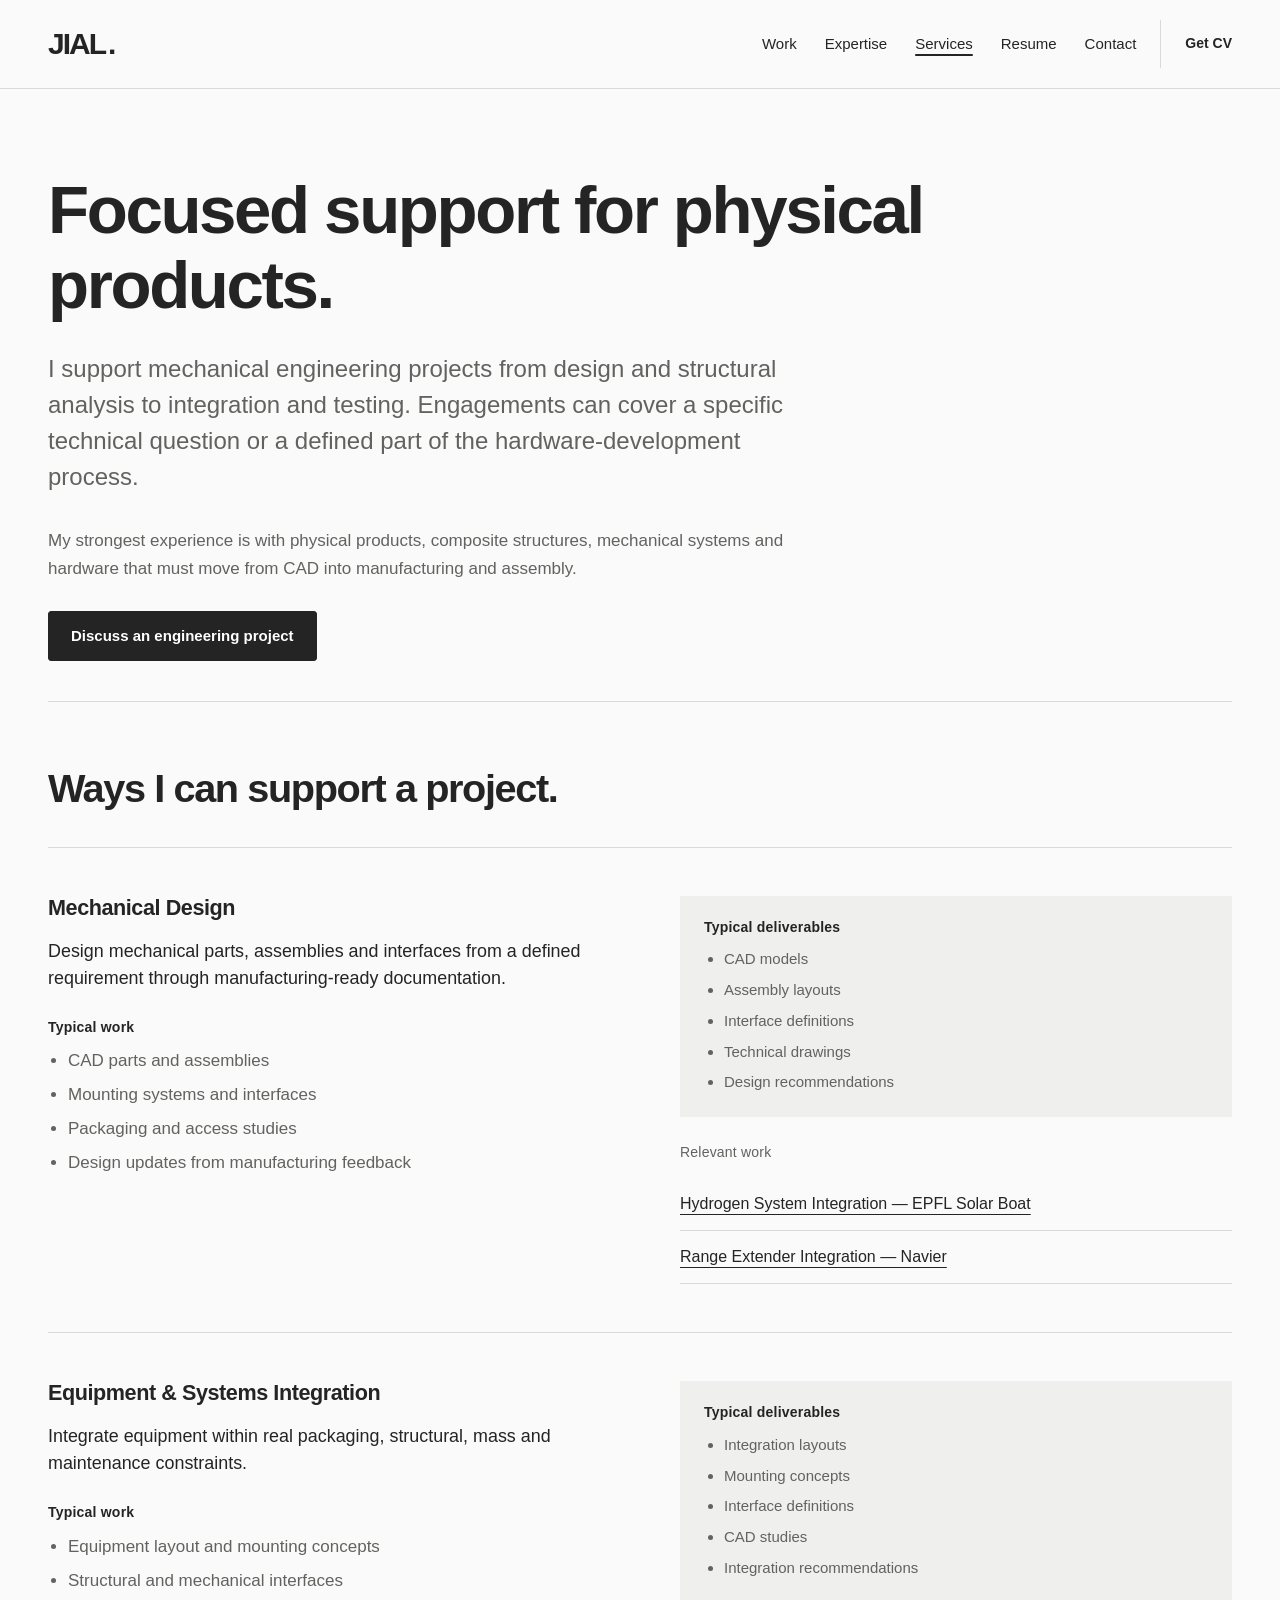
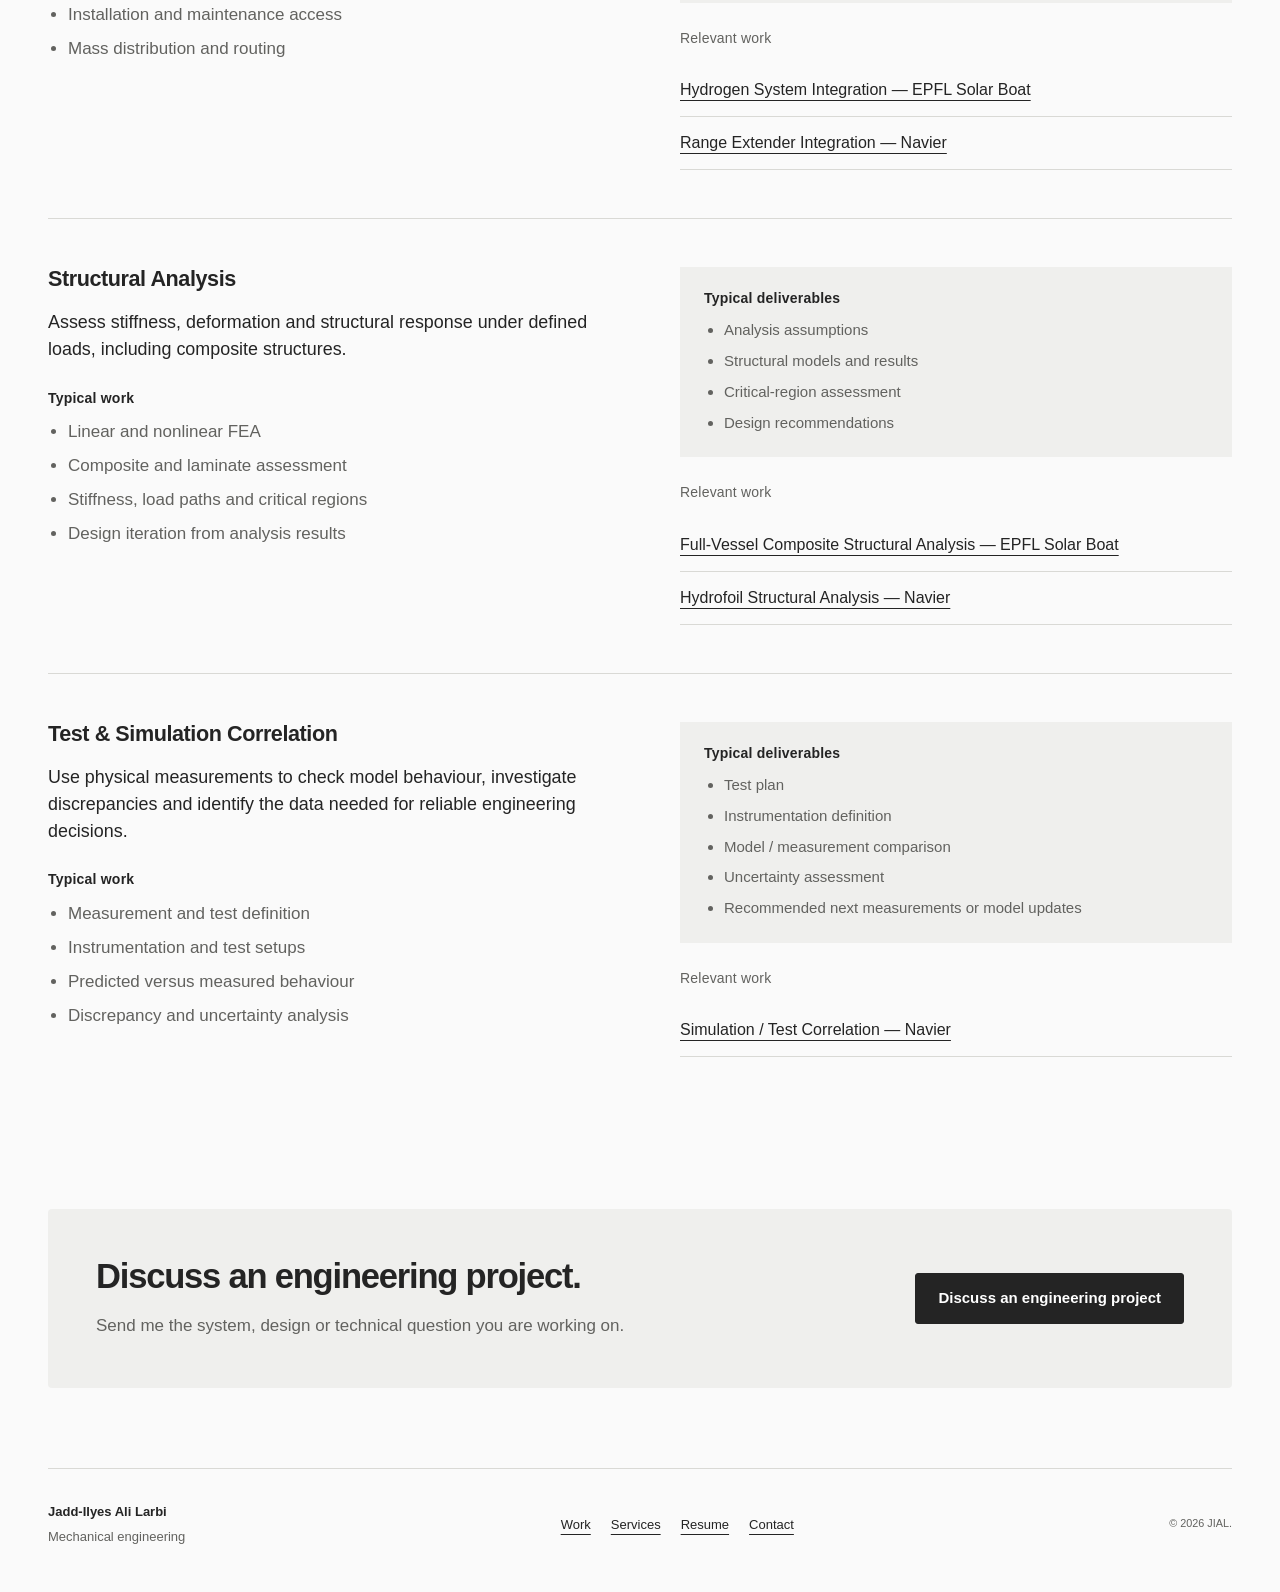
<file: services/index.html>
<!doctype html>
<html lang="en"><head><meta charset="utf-8"><meta name="viewport" content="width=device-width, initial-scale=1"><meta name="description" content="Mechanical design, equipment integration, structural assessment and simulation–test comparison for hardware teams."><meta name="theme-color" content="#fafafa"><meta property="og:title" content="Engineering Services | JIAL."><meta property="og:description" content="Mechanical design, equipment integration, structural assessment and simulation–test comparison for hardware teams."><meta property="og:type" content="website"><title>Engineering Services | Jadd-Ilyes Ali Larbi</title><link rel="stylesheet" href="../site.css"><script defer src="../site.js"></script></head>
<body><a class="skip-link" href="#main">Skip to content</a><header class="site-header"><div class="header-inner"><a class="brand" href="../index.html" aria-label="JIAL. — Home"><span class="brand-word">JIAL</span><span class="brand-period">.</span></a><button class="menu-toggle" aria-expanded="false" aria-controls="main-nav" hidden>Menu</button><nav id="main-nav" aria-label="Main navigation"><a href="../work/index.html" >Work</a><a href="../expertise/index.html" >Expertise</a><a href="../services/index.html" aria-current="page">Services</a><a href="../resume/index.html" >Resume</a><a href="../contact/index.html" >Contact</a></nav><a class="header-cv" href="../assets/jadd-ilyes-ali-larbi-cv.pdf" download>Get CV</a></div></header>
<main id="main" class="shell" tabindex="-1"><div class="page-heading page-heading--editorial"><h1>Focused support for physical products.</h1><p class="lead">I support mechanical engineering projects from design and structural analysis to integration and testing. Engagements can cover a specific technical question or a defined part of the hardware-development process.</p></div><p class="reading services-intro">My strongest experience is with physical products, composite structures, mechanical systems and hardware that must move from CAD into manufacturing and assembly.</p><div class="actions"><a class="button" href="../contact/index.html#services">Discuss an engineering project</a></div><section class="section services-list"><h2>Ways I can support a project.</h2><article class="service-row" id="design"><div><h3>Mechanical Design</h3><p class="service-positioning">Design mechanical parts, assemblies and interfaces from a defined requirement through manufacturing-ready documentation.</p><div class="service-examples"><h4>Typical work</h4><ul><li>CAD parts and assemblies</li><li>Mounting systems and interfaces</li><li>Packaging and access studies</li><li>Design updates from manufacturing feedback</li></ul></div></div><div><div class="service-deliverables"><h4>Typical deliverables</h4><ul class="deliverable-list"><li>CAD models</li><li>Assembly layouts</li><li>Interface definitions</li><li>Technical drawings</li><li>Design recommendations</li></ul></div><p class="meta">Relevant work</p><ul class="related-links"><li><a class="" href="../work/hydrogen-integration/index.html">Hydrogen System Integration — EPFL Solar Boat</a></li><li><a class="" href="../work/range-extender-integration/index.html">Range Extender Integration — Navier</a></li></ul></div></article><article class="service-row" id="integration"><div><h3>Equipment &amp; Systems Integration</h3><p class="service-positioning">Integrate equipment within real packaging, structural, mass and maintenance constraints.</p><div class="service-examples"><h4>Typical work</h4><ul><li>Equipment layout and mounting concepts</li><li>Structural and mechanical interfaces</li><li>Installation and maintenance access</li><li>Mass distribution and routing</li></ul></div></div><div><div class="service-deliverables"><h4>Typical deliverables</h4><ul class="deliverable-list"><li>Integration layouts</li><li>Mounting concepts</li><li>Interface definitions</li><li>CAD studies</li><li>Integration recommendations</li></ul></div><p class="meta">Relevant work</p><ul class="related-links"><li><a class="" href="../work/hydrogen-integration/index.html">Hydrogen System Integration — EPFL Solar Boat</a></li><li><a class="" href="../work/range-extender-integration/index.html">Range Extender Integration — Navier</a></li></ul></div></article><article class="service-row" id="analysis"><div><h3>Structural Analysis</h3><p class="service-positioning">Assess stiffness, deformation and structural response under defined loads, including composite structures.</p><div class="service-examples"><h4>Typical work</h4><ul><li>Linear and nonlinear FEA</li><li>Composite and laminate assessment</li><li>Stiffness, load paths and critical regions</li><li>Design iteration from analysis results</li></ul></div></div><div><div class="service-deliverables"><h4>Typical deliverables</h4><ul class="deliverable-list"><li>Analysis assumptions</li><li>Structural models and results</li><li>Critical-region assessment</li><li>Design recommendations</li></ul></div><p class="meta">Relevant work</p><ul class="related-links"><li><a class="" href="../work/solar-boat-structural-fea/index.html">Full-Vessel Composite Structural Analysis — EPFL Solar Boat</a></li><li><a class="" href="../work/navier-structural-fea/index.html">Hydrofoil Structural Analysis — Navier</a></li></ul></div></article><article class="service-row" id="physical-validation"><div><h3>Test &amp; Simulation Correlation</h3><p class="service-positioning">Use physical measurements to check model behaviour, investigate discrepancies and identify the data needed for reliable engineering decisions.</p><div class="service-examples"><h4>Typical work</h4><ul><li>Measurement and test definition</li><li>Instrumentation and test setups</li><li>Predicted versus measured behaviour</li><li>Discrepancy and uncertainty analysis</li></ul></div></div><div><div class="service-deliverables"><h4>Typical deliverables</h4><ul class="deliverable-list"><li>Test plan</li><li>Instrumentation definition</li><li>Model / measurement comparison</li><li>Uncertainty assessment</li><li>Recommended next measurements or model updates</li></ul></div><p class="meta">Relevant work</p><ul class="related-links"><li><a class="" href="../work/navier-test-correlation/index.html">Simulation / Test Correlation — Navier</a></li></ul></div></article></section><section class="closing"><div><h2>Discuss an engineering project.</h2><p>Send me the system, design or technical question you are working on.</p></div><a class="button" href="../contact/index.html#services">Discuss an engineering project</a></section></main>
<footer class="shell site-footer"><div><strong>Jadd-Ilyes Ali Larbi</strong><p>Mechanical engineering</p></div><nav aria-label="Footer navigation"><a class="" href="../work/index.html">Work</a><a class="" href="../services/index.html">Services</a><a class="" href="../resume/index.html">Resume</a><a class="" href="../contact/index.html">Contact</a></nav><small>© 2026 JIAL.</small></footer></body></html>
</file>
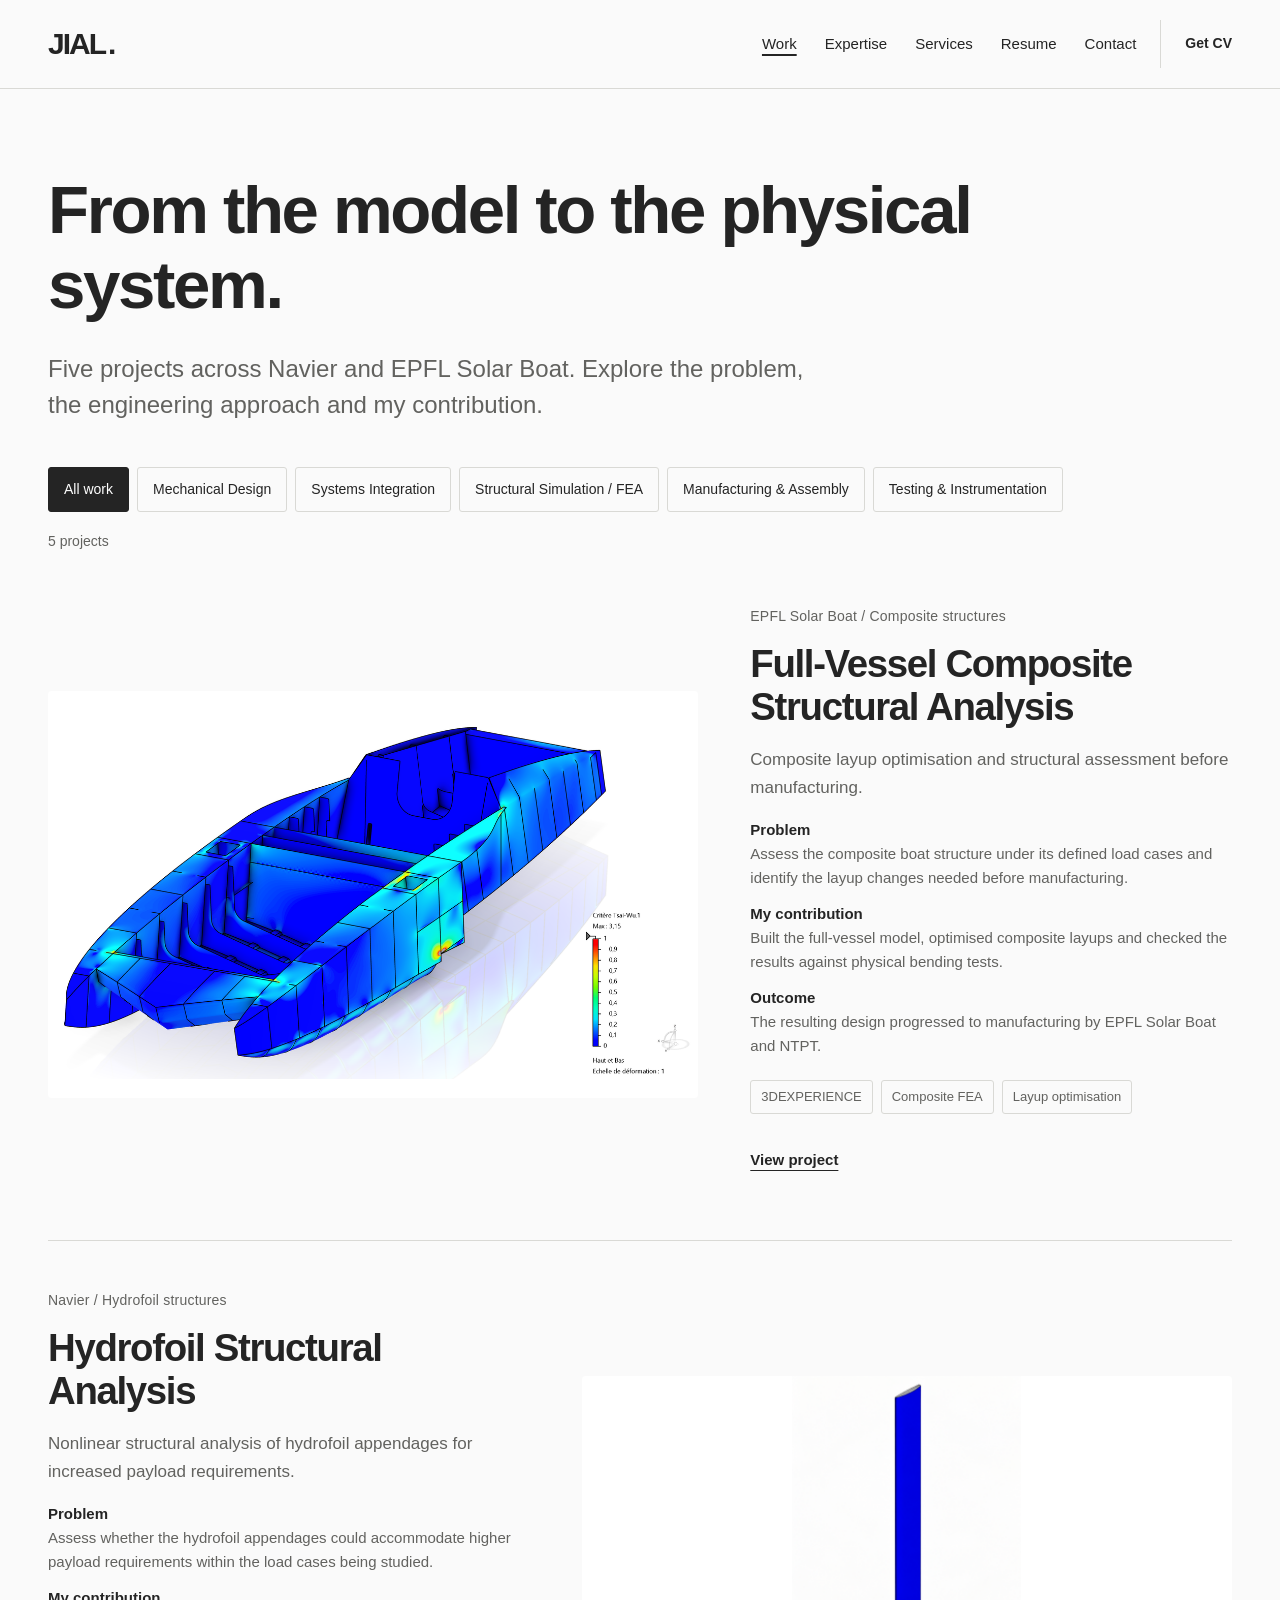
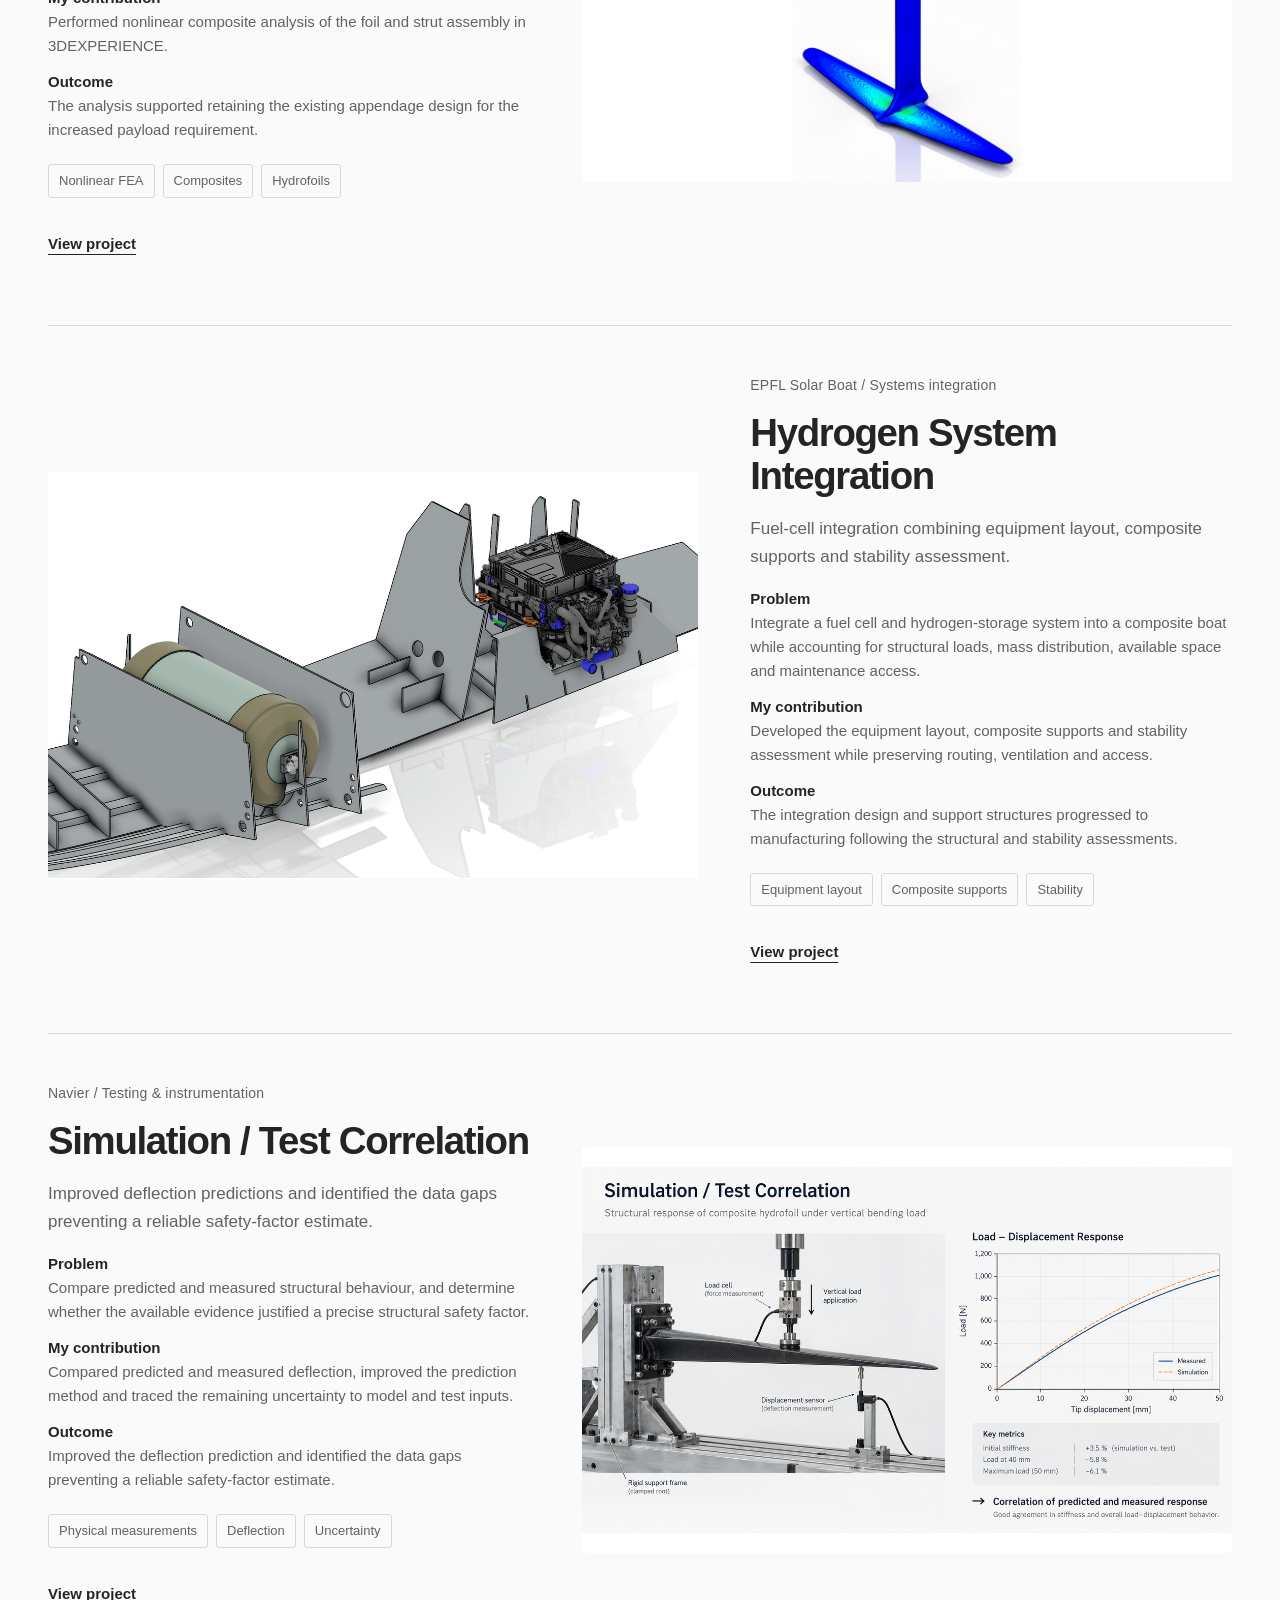
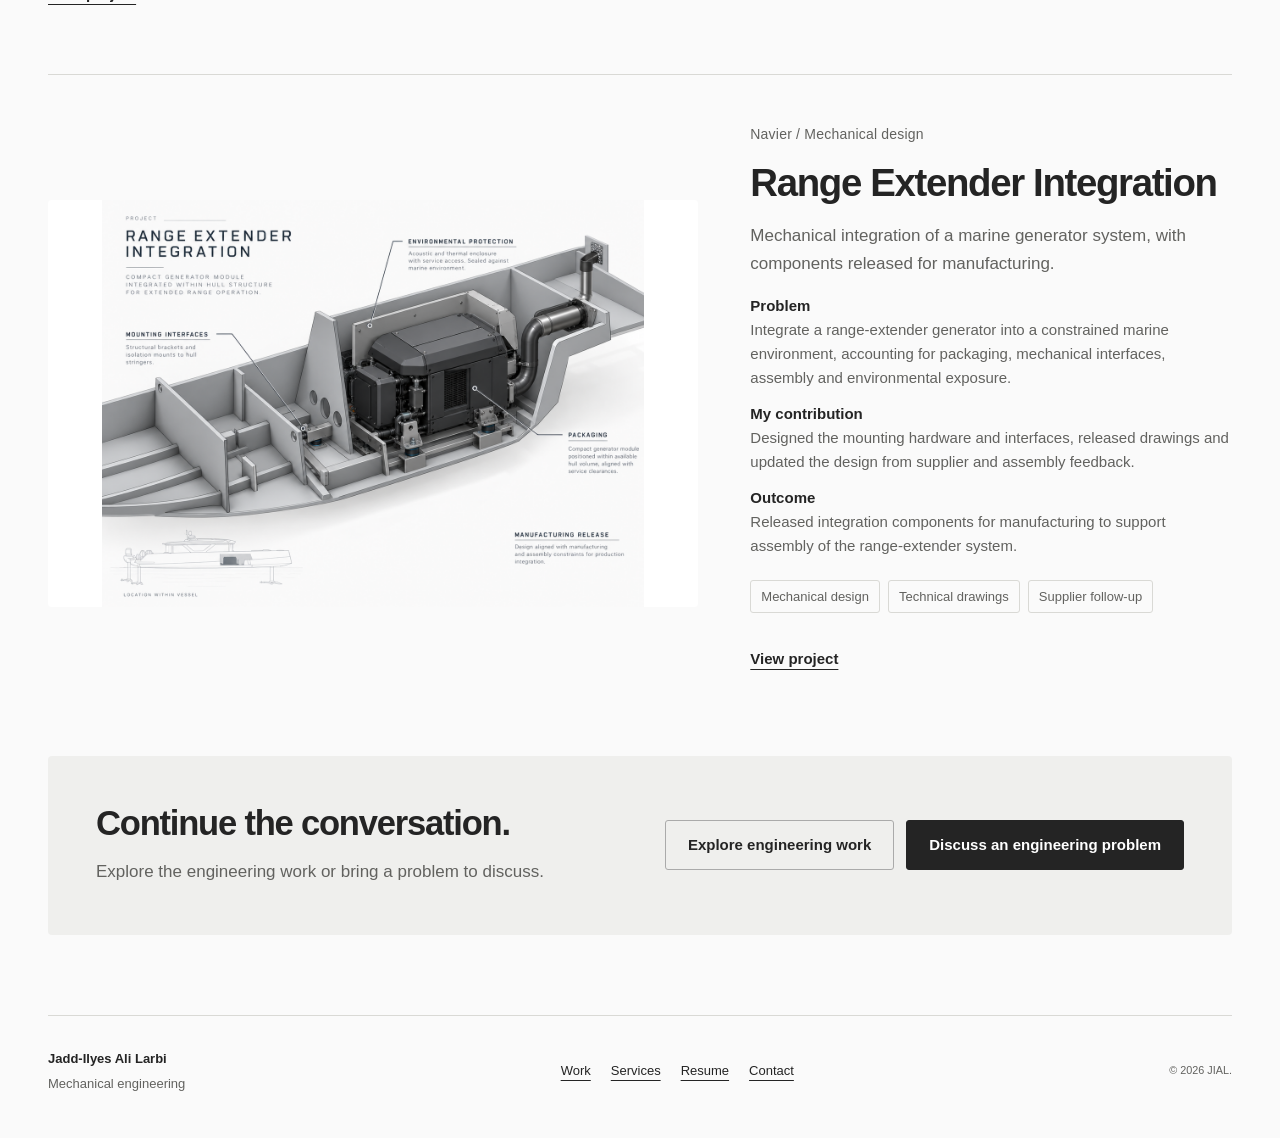
<file: work/index.html>
<!doctype html>
<html lang="en"><head><meta charset="utf-8"><meta name="viewport" content="width=device-width, initial-scale=1"><meta name="description" content="Five engineering projects in mechanical design, integration, structural simulation and testing."><meta name="theme-color" content="#fafafa"><meta property="og:title" content="Work | JIAL."><meta property="og:description" content="Five engineering projects in mechanical design, integration, structural simulation and testing."><meta property="og:type" content="website"><title>Work | Jadd-Ilyes Ali Larbi</title><link rel="stylesheet" href="../site.css"><script defer src="../site.js"></script></head>
<body><a class="skip-link" href="#main">Skip to content</a><header class="site-header"><div class="header-inner"><a class="brand" href="../index.html" aria-label="JIAL. — Home"><span class="brand-word">JIAL</span><span class="brand-period">.</span></a><button class="menu-toggle" aria-expanded="false" aria-controls="main-nav" hidden>Menu</button><nav id="main-nav" aria-label="Main navigation"><a href="../work/index.html" aria-current="page">Work</a><a href="../expertise/index.html" >Expertise</a><a href="../services/index.html" >Services</a><a href="../resume/index.html" >Resume</a><a href="../contact/index.html" >Contact</a></nav><a class="header-cv" href="../assets/jadd-ilyes-ali-larbi-cv.pdf" download>Get CV</a></div></header>
<main id="main" class="shell" tabindex="-1"><div class="page-heading page-heading--editorial"><h1>From the model to the physical system.</h1><p class="lead">Five projects across Navier and EPFL Solar Boat. Explore the problem, the engineering approach and my contribution.</p></div><div class="filters" aria-label="Filter projects by expertise" hidden><button data-filter="all" aria-pressed="true">All work</button><button data-filter="development" aria-pressed="false">Mechanical Design</button><button data-filter="integration" aria-pressed="false">Systems Integration</button><button data-filter="structural" aria-pressed="false">Structural Simulation / FEA</button><button data-filter="manufacturing" aria-pressed="false">Manufacturing &amp; Assembly</button><button data-filter="validation" aria-pressed="false">Testing &amp; Instrumentation</button></div><p class="result-count" role="status" aria-live="polite">5 projects</p><div class="project-list"><article class="project-row" data-expertise="structural development"><figure class="figure  figure-contain  "><img src="../assets/composite-fea-1280.webp" srcset="../assets/composite-fea-640.webp 640w, ../assets/composite-fea-1280.webp 1280w, ../assets/composite-fea-1920.webp 1920w" sizes="(max-width: 760px) 100vw, 650px" alt="Composite boat structure with a finite element analysis colour map" width="2292" height="1300" loading="lazy" decoding="async"></figure><div class="project-copy"><p class="meta">EPFL Solar Boat / Composite structures</p><h2><a class="" href="../work/solar-boat-structural-fea/index.html">Full-Vessel Composite Structural Analysis</a></h2><p>Composite layup optimisation and structural assessment before manufacturing.</p><p class="card-fact"><strong>Problem</strong> Assess the composite boat structure under its defined load cases and identify the layup changes needed before manufacturing.</p><p class="card-fact"><strong>My contribution</strong> Built the full-vessel model, optimised composite layups and checked the results against physical bending tests.</p><p class="card-fact"><strong>Outcome</strong> The resulting design progressed to manufacturing by EPFL Solar Boat and NTPT.</p><ul class="tags"><li>3DEXPERIENCE</li><li>Composite FEA</li><li>Layup optimisation</li></ul><a class="text-link" href="../work/solar-boat-structural-fea/index.html">View project</a></div></article><article class="project-row" data-expertise="structural"><figure class="figure  figure-contain figure-portrait "><img src="../assets/hydrofoil-structural-analysis-1280.webp" srcset="../assets/hydrofoil-structural-analysis-640.webp 640w, ../assets/hydrofoil-structural-analysis-1280.webp 941w" sizes="(max-width: 760px) 100vw, 650px" alt="Representative hydrofoil strut and foil geometry used to illustrate the structural analysis." width="941" height="1672" loading="lazy" decoding="async"></figure><div class="project-copy"><p class="meta">Navier / Hydrofoil structures</p><h2><a class="" href="../work/navier-structural-fea/index.html">Hydrofoil Structural Analysis</a></h2><p>Nonlinear structural analysis of hydrofoil appendages for increased payload requirements.</p><p class="card-fact"><strong>Problem</strong> Assess whether the hydrofoil appendages could accommodate higher payload requirements within the load cases being studied.</p><p class="card-fact"><strong>My contribution</strong> Performed nonlinear composite analysis of the foil and strut assembly in 3DEXPERIENCE.</p><p class="card-fact"><strong>Outcome</strong> The analysis supported retaining the existing appendage design for the increased payload requirement.</p><ul class="tags"><li>Nonlinear FEA</li><li>Composites</li><li>Hydrofoils</li></ul><a class="text-link" href="../work/navier-structural-fea/index.html">View project</a></div></article><article class="project-row" data-expertise="integration development structural"><figure class="figure  figure-contain  "><img src="../assets/hydrogen-system-integration-1280.webp" srcset="../assets/hydrogen-system-integration-640.webp 640w, ../assets/hydrogen-system-integration-1280.webp 1280w, ../assets/hydrogen-system-integration-1920.webp 1803w" sizes="(max-width: 760px) 100vw, 650px" alt="Fuel-cell and hydrogen-system integration layout within the EPFL Solar Boat." width="1803" height="1121" loading="lazy" decoding="async"></figure><div class="project-copy"><p class="meta">EPFL Solar Boat / Systems integration</p><h2><a class="" href="../work/hydrogen-integration/index.html">Hydrogen System Integration</a></h2><p>Fuel-cell integration combining equipment layout, composite supports and stability assessment.</p><p class="card-fact"><strong>Problem</strong> Integrate a fuel cell and hydrogen-storage system into a composite boat while accounting for structural loads, mass distribution, available space and maintenance access.</p><p class="card-fact"><strong>My contribution</strong> Developed the equipment layout, composite supports and stability assessment while preserving routing, ventilation and access.</p><p class="card-fact"><strong>Outcome</strong> The integration design and support structures progressed to manufacturing following the structural and stability assessments.</p><ul class="tags"><li>Equipment layout</li><li>Composite supports</li><li>Stability</li></ul><a class="text-link" href="../work/hydrogen-integration/index.html">View project</a></div></article><article class="project-row" data-expertise="validation structural"><figure class="figure  figure-contain  "><img src="../assets/simulation-test-correlation-1280.webp" srcset="../assets/simulation-test-correlation-640.webp 640w, ../assets/simulation-test-correlation-1280.webp 1280w, ../assets/simulation-test-correlation-1920.webp 1672w" sizes="(max-width: 760px) 100vw, 650px" alt="Representative structural test setup and simulation-to-test correlation diagram." width="1672" height="941" loading="lazy" decoding="async"></figure><div class="project-copy"><p class="meta">Navier / Testing &amp; instrumentation</p><h2><a class="" href="../work/navier-test-correlation/index.html">Simulation / Test Correlation</a></h2><p>Improved deflection predictions and identified the data gaps preventing a reliable safety-factor estimate.</p><p class="card-fact"><strong>Problem</strong> Compare predicted and measured structural behaviour, and determine whether the available evidence justified a precise structural safety factor.</p><p class="card-fact"><strong>My contribution</strong> Compared predicted and measured deflection, improved the prediction method and traced the remaining uncertainty to model and test inputs.</p><p class="card-fact"><strong>Outcome</strong> Improved the deflection prediction and identified the data gaps preventing a reliable safety-factor estimate.</p><ul class="tags"><li>Physical measurements</li><li>Deflection</li><li>Uncertainty</li></ul><a class="text-link" href="../work/navier-test-correlation/index.html">View project</a></div></article><article class="project-row" data-expertise="development integration manufacturing"><figure class="figure  figure-contain  "><img src="../assets/range-extender-integration-1280.webp" srcset="../assets/range-extender-integration-640.webp 640w, ../assets/range-extender-integration-1280.webp 1280w, ../assets/range-extender-integration-1920.webp 1448w" sizes="(max-width: 760px) 100vw, 650px" alt="Representative marine range-extender packaging and mechanical integration concept." width="1448" height="1086" loading="lazy" decoding="async"></figure><div class="project-copy"><p class="meta">Navier / Mechanical design</p><h2><a class="" href="../work/range-extender-integration/index.html">Range Extender Integration</a></h2><p>Mechanical integration of a marine generator system, with components released for manufacturing.</p><p class="card-fact"><strong>Problem</strong> Integrate a range-extender generator into a constrained marine environment, accounting for packaging, mechanical interfaces, assembly and environmental exposure.</p><p class="card-fact"><strong>My contribution</strong> Designed the mounting hardware and interfaces, released drawings and updated the design from supplier and assembly feedback.</p><p class="card-fact"><strong>Outcome</strong> Released integration components for manufacturing to support assembly of the range-extender system.</p><ul class="tags"><li>Mechanical design</li><li>Technical drawings</li><li>Supplier follow-up</li></ul><a class="text-link" href="../work/range-extender-integration/index.html">View project</a></div></article></div><section class="closing"><div><h2>Continue the conversation.</h2><p>Explore the engineering work or bring a problem to discuss.</p></div><div class="actions"><a class="button secondary" href="../work/index.html">Explore engineering work</a><a class="button" href="../contact/index.html">Discuss an engineering problem</a></div></section></main>
<footer class="shell site-footer"><div><strong>Jadd-Ilyes Ali Larbi</strong><p>Mechanical engineering</p></div><nav aria-label="Footer navigation"><a class="" href="../work/index.html">Work</a><a class="" href="../services/index.html">Services</a><a class="" href="../resume/index.html">Resume</a><a class="" href="../contact/index.html">Contact</a></nav><small>© 2026 JIAL.</small></footer></body></html>
</file>
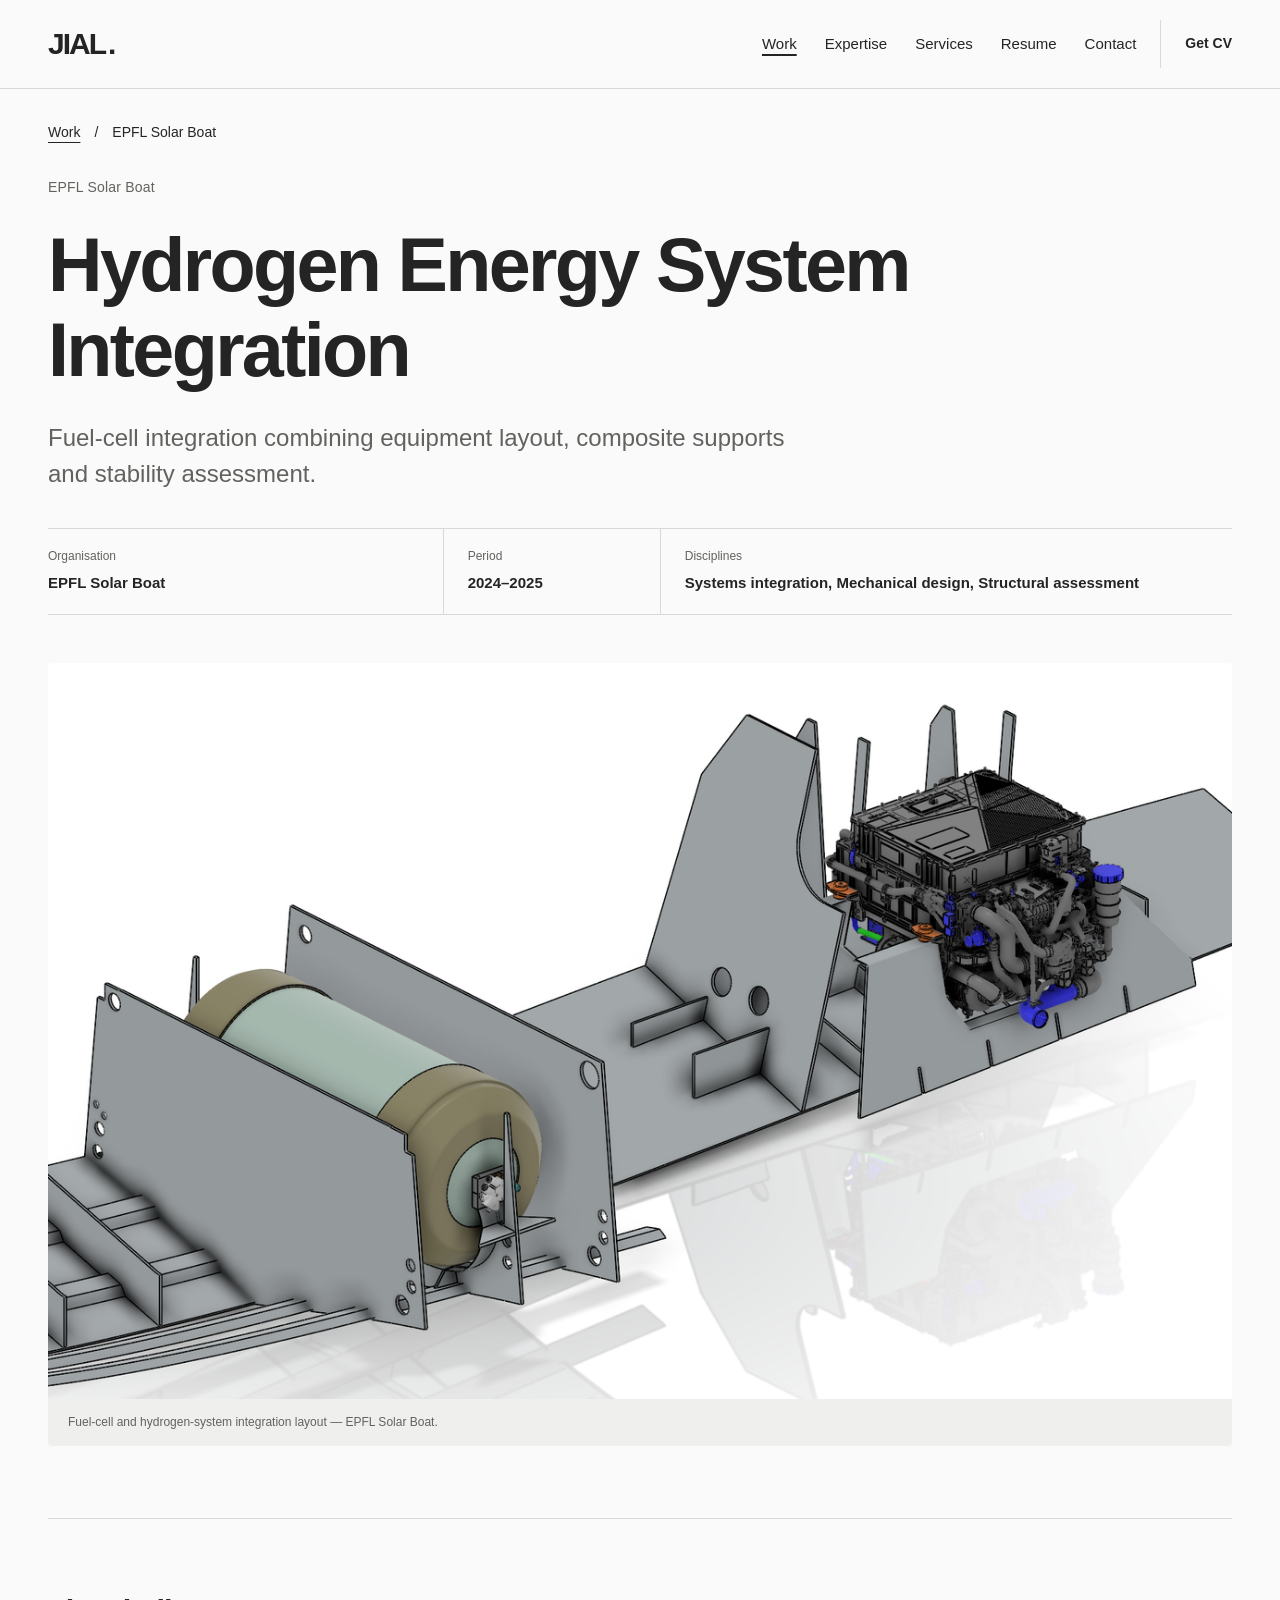
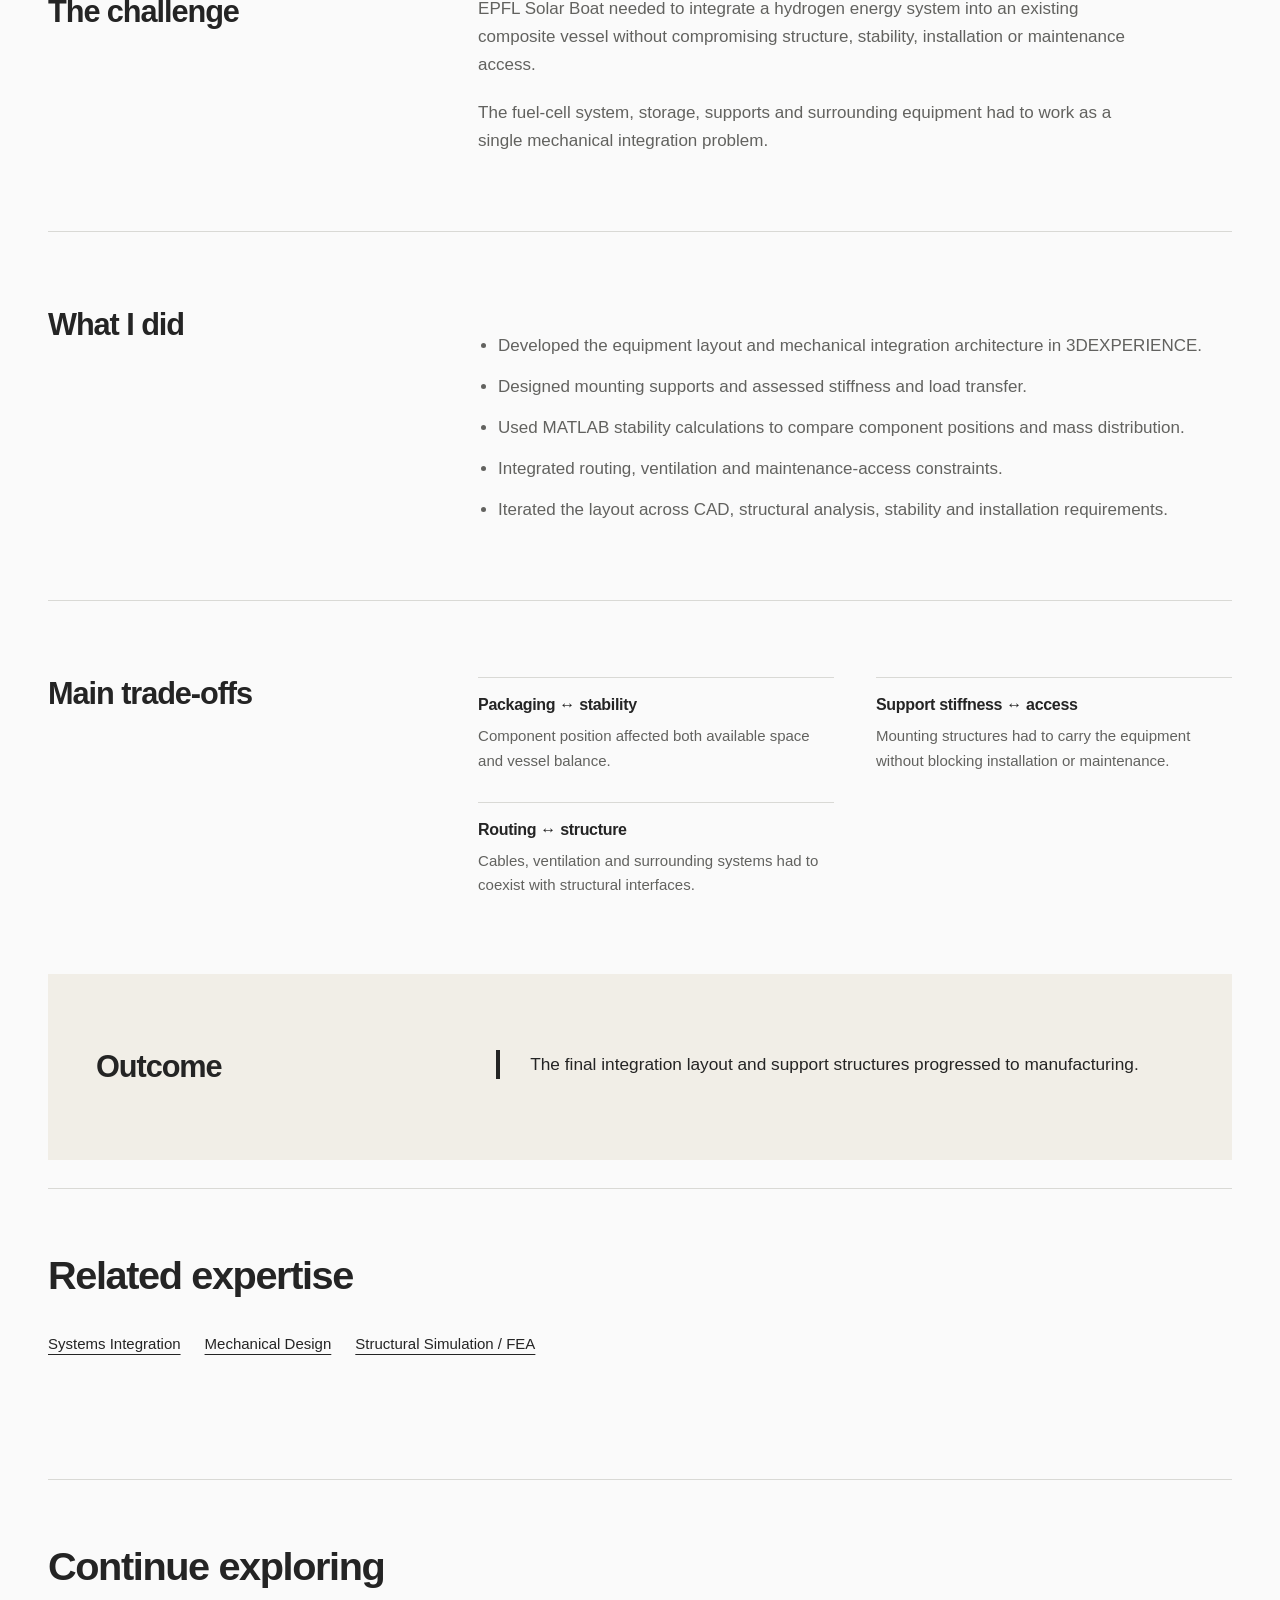
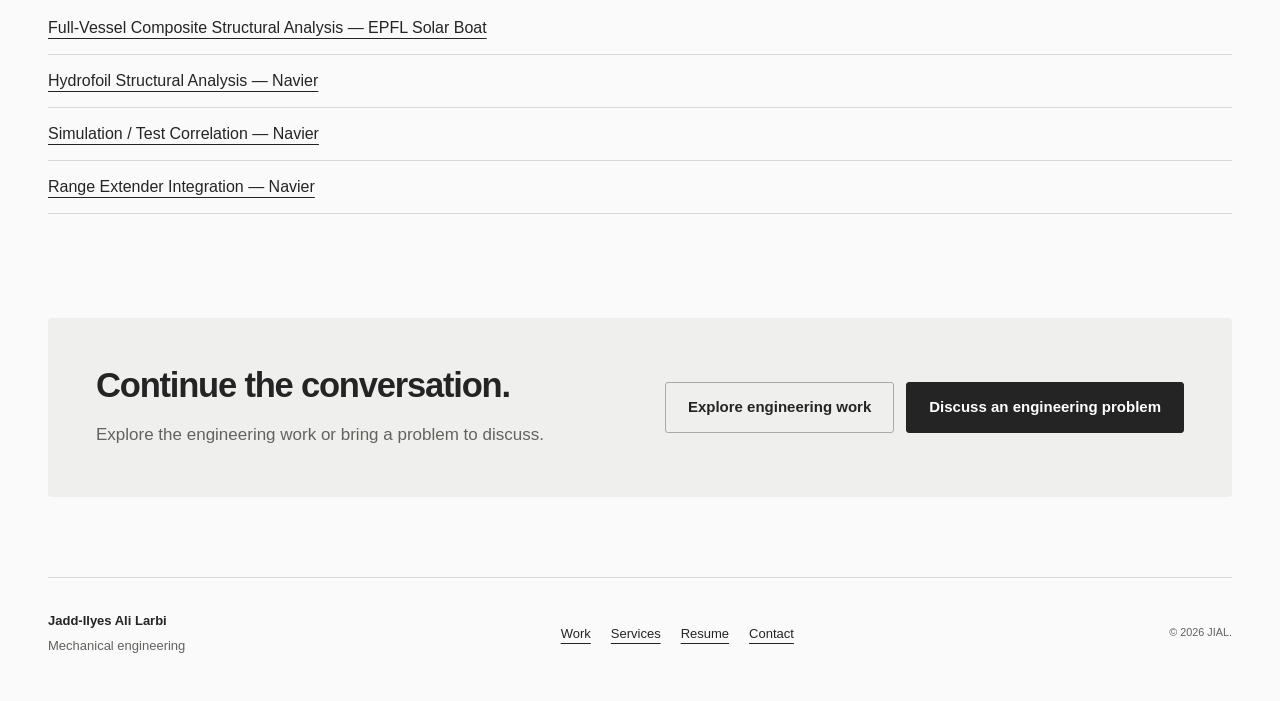
<file: work/hydrogen-integration/index.html>
<!doctype html>
<html lang="en"><head><meta charset="utf-8"><meta name="viewport" content="width=device-width, initial-scale=1"><meta name="description" content="Fuel-cell integration combining equipment layout, composite supports and stability assessment."><meta name="theme-color" content="#fafafa"><meta property="og:title" content="Hydrogen Energy System Integration — EPFL Solar Boat | JIAL."><meta property="og:description" content="Fuel-cell integration combining equipment layout, composite supports and stability assessment."><meta property="og:type" content="website"><title>Hydrogen Energy System Integration — EPFL Solar Boat | Jadd-Ilyes Ali Larbi</title><link rel="stylesheet" href="../../site.css"><script defer src="../../site.js"></script></head>
<body><a class="skip-link" href="#main">Skip to content</a><header class="site-header"><div class="header-inner"><a class="brand" href="../../index.html" aria-label="JIAL. — Home"><span class="brand-word">JIAL</span><span class="brand-period">.</span></a><button class="menu-toggle" aria-expanded="false" aria-controls="main-nav" hidden>Menu</button><nav id="main-nav" aria-label="Main navigation"><a href="../../work/index.html" aria-current="page">Work</a><a href="../../expertise/index.html" >Expertise</a><a href="../../services/index.html" >Services</a><a href="../../resume/index.html" >Resume</a><a href="../../contact/index.html" >Contact</a></nav><a class="header-cv" href="../../assets/jadd-ilyes-ali-larbi-cv.pdf" download>Get CV</a></div></header>
<main id="main" class="shell" tabindex="-1"><nav class="breadcrumbs" aria-label="Breadcrumb"><a class="" href="../../work/index.html">Work</a><span aria-hidden="true">/</span><span>EPFL Solar Boat</span></nav><div class="page-heading"><p class="meta">EPFL Solar Boat</p><h1>Hydrogen Energy System Integration</h1><p class="lead">Fuel-cell integration combining equipment layout, composite supports and stability assessment.</p></div><dl class="project-meta"><div><dt>Organisation</dt><dd>EPFL Solar Boat</dd></div><div><dt>Period</dt><dd>2024–2025</dd></div><div><dt>Disciplines</dt><dd>Systems integration, Mechanical design, Structural assessment</dd></div></dl><figure class="figure  figure-contain  large-figure"><img src="../../assets/hydrogen-system-integration-1280.webp" srcset="../../assets/hydrogen-system-integration-640.webp 640w, ../../assets/hydrogen-system-integration-1280.webp 1280w, ../../assets/hydrogen-system-integration-1920.webp 1803w" sizes="(max-width: 760px) 100vw, 1240px" alt="Fuel-cell and hydrogen-system integration layout within the EPFL Solar Boat." width="1803" height="1121" loading="eager" decoding="async"><figcaption>Fuel-cell and hydrogen-system integration layout — EPFL Solar Boat.</figcaption></figure><article class="case-study case-study--hydrogen"><section class="case-study-section " id="challenge"><h2>The challenge</h2><div class="case-study-body"><p>EPFL Solar Boat needed to integrate a hydrogen energy system into an existing composite vessel without compromising structure, stability, installation or maintenance access.</p><p>The fuel-cell system, storage, supports and surrounding equipment had to work as a single mechanical integration problem.</p></div></section><section class="case-study-section " id="what-i-did"><h2>What I did</h2><div class="case-study-body"><ul class="case-study-list"><li>Developed the equipment layout and mechanical integration architecture in 3DEXPERIENCE.</li><li>Designed mounting supports and assessed stiffness and load transfer.</li><li>Used MATLAB stability calculations to compare component positions and mass distribution.</li><li>Integrated routing, ventilation and maintenance-access constraints.</li><li>Iterated the layout across CAD, structural analysis, stability and installation requirements.</li></ul></div></section><section class="case-study-section " id="main-tradeoffs"><h2>Main trade-offs</h2><div class="case-study-body"><div class="tradeoff-grid"><section><h3>Packaging ↔ stability</h3><p>Component position affected both available space and vessel balance.</p></section><section><h3>Support stiffness ↔ access</h3><p>Mounting structures had to carry the equipment without blocking installation or maintenance.</p></section><section><h3>Routing ↔ structure</h3><p>Cables, ventilation and surrounding systems had to coexist with structural interfaces.</p></section></div></div></section><section class="case-study-section case-study-callout" id="outcome"><h2>Outcome</h2><div class="case-study-body"><div class="release-outcome"><p>The final integration layout and support structures progressed to manufacturing.</p></div></div></section></article><section class="section"><h2>Related expertise</h2><div class="jump-links"><a class="" href="../../expertise/index.html#integration">Systems Integration</a> <a class="" href="../../expertise/index.html#development">Mechanical Design</a> <a class="" href="../../expertise/index.html#structural">Structural Simulation / FEA</a></div></section><section class="section"><h2>Continue exploring</h2><ul class="related-links"><li><a class="" href="../../work/solar-boat-structural-fea/index.html">Full-Vessel Composite Structural Analysis — EPFL Solar Boat</a></li><li><a class="" href="../../work/navier-structural-fea/index.html">Hydrofoil Structural Analysis — Navier</a></li><li><a class="" href="../../work/navier-test-correlation/index.html">Simulation / Test Correlation — Navier</a></li><li><a class="" href="../../work/range-extender-integration/index.html">Range Extender Integration — Navier</a></li></ul></section><section class="closing"><div><h2>Continue the conversation.</h2><p>Explore the engineering work or bring a problem to discuss.</p></div><div class="actions"><a class="button secondary" href="../../work/index.html">Explore engineering work</a><a class="button" href="../../contact/index.html">Discuss an engineering problem</a></div></section></main>
<footer class="shell site-footer"><div><strong>Jadd-Ilyes Ali Larbi</strong><p>Mechanical engineering</p></div><nav aria-label="Footer navigation"><a class="" href="../../work/index.html">Work</a><a class="" href="../../services/index.html">Services</a><a class="" href="../../resume/index.html">Resume</a><a class="" href="../../contact/index.html">Contact</a></nav><small>© 2026 JIAL.</small></footer></body></html>
</file>
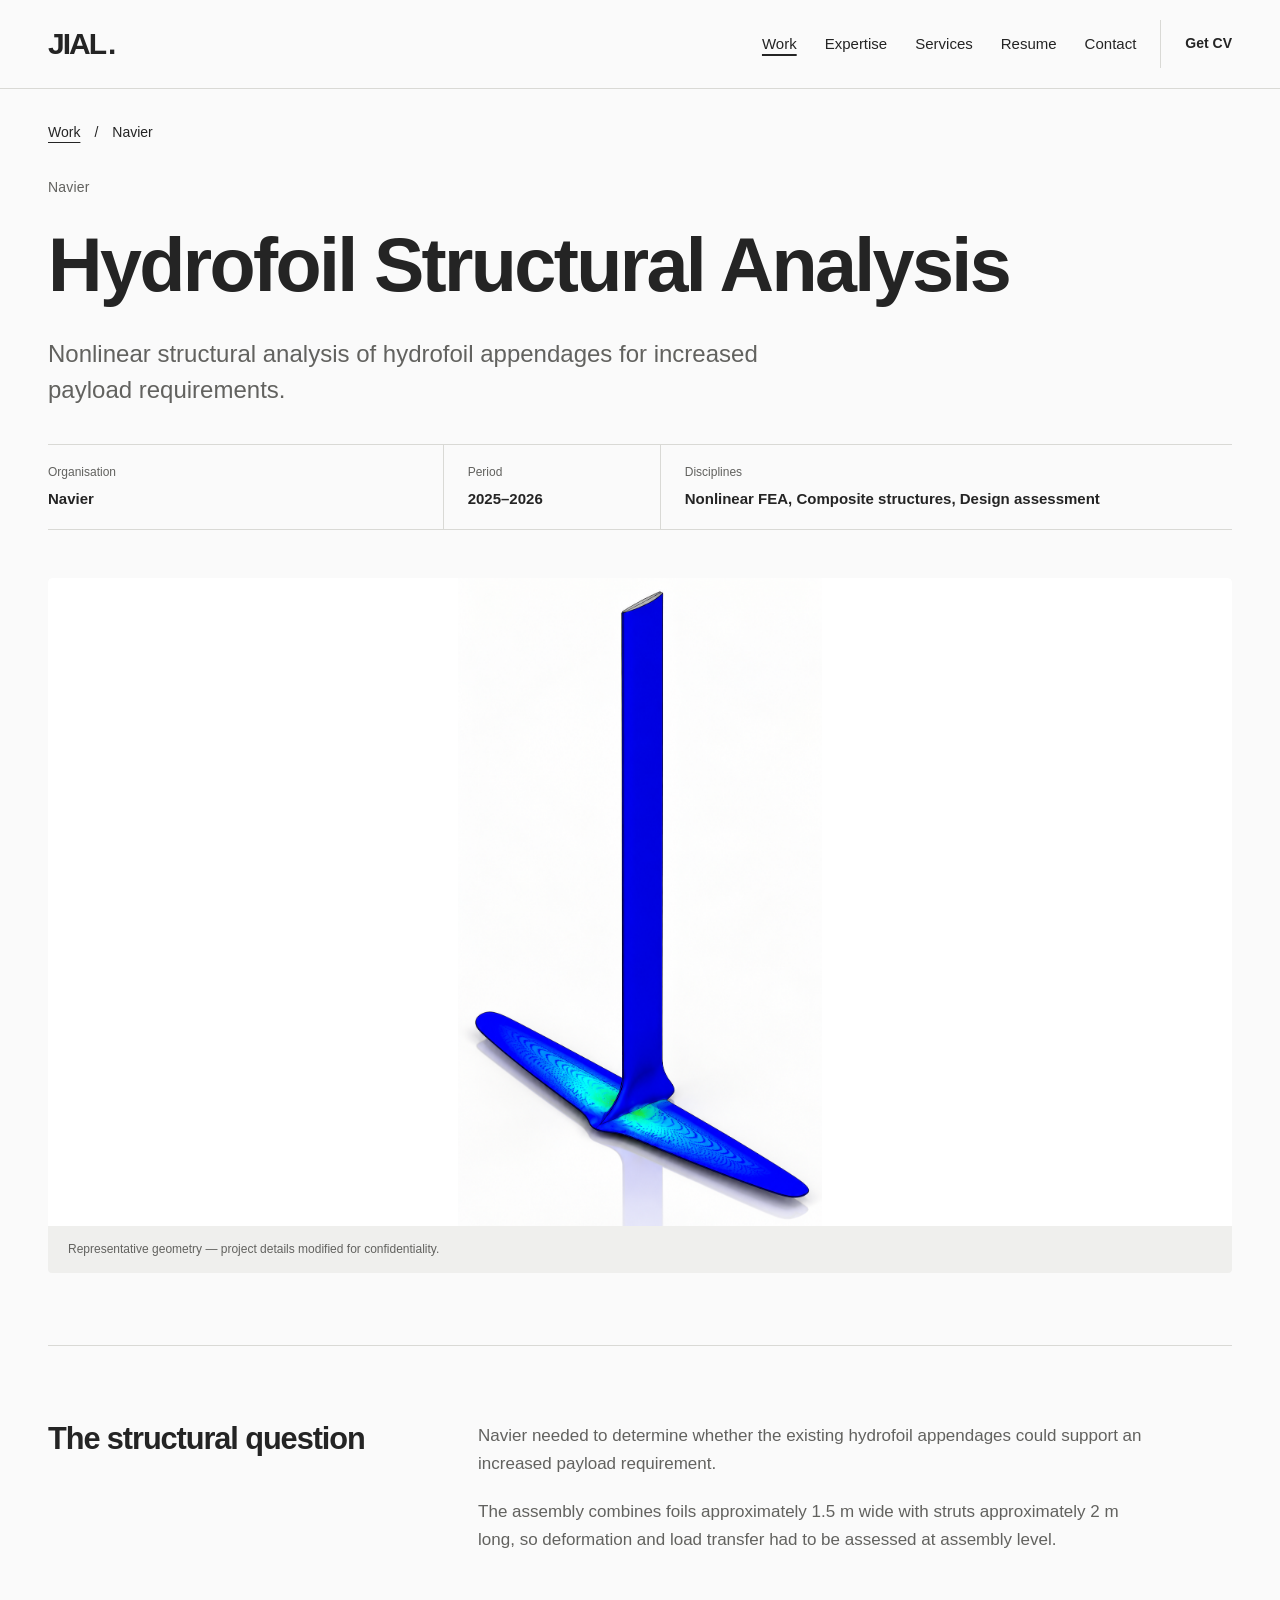
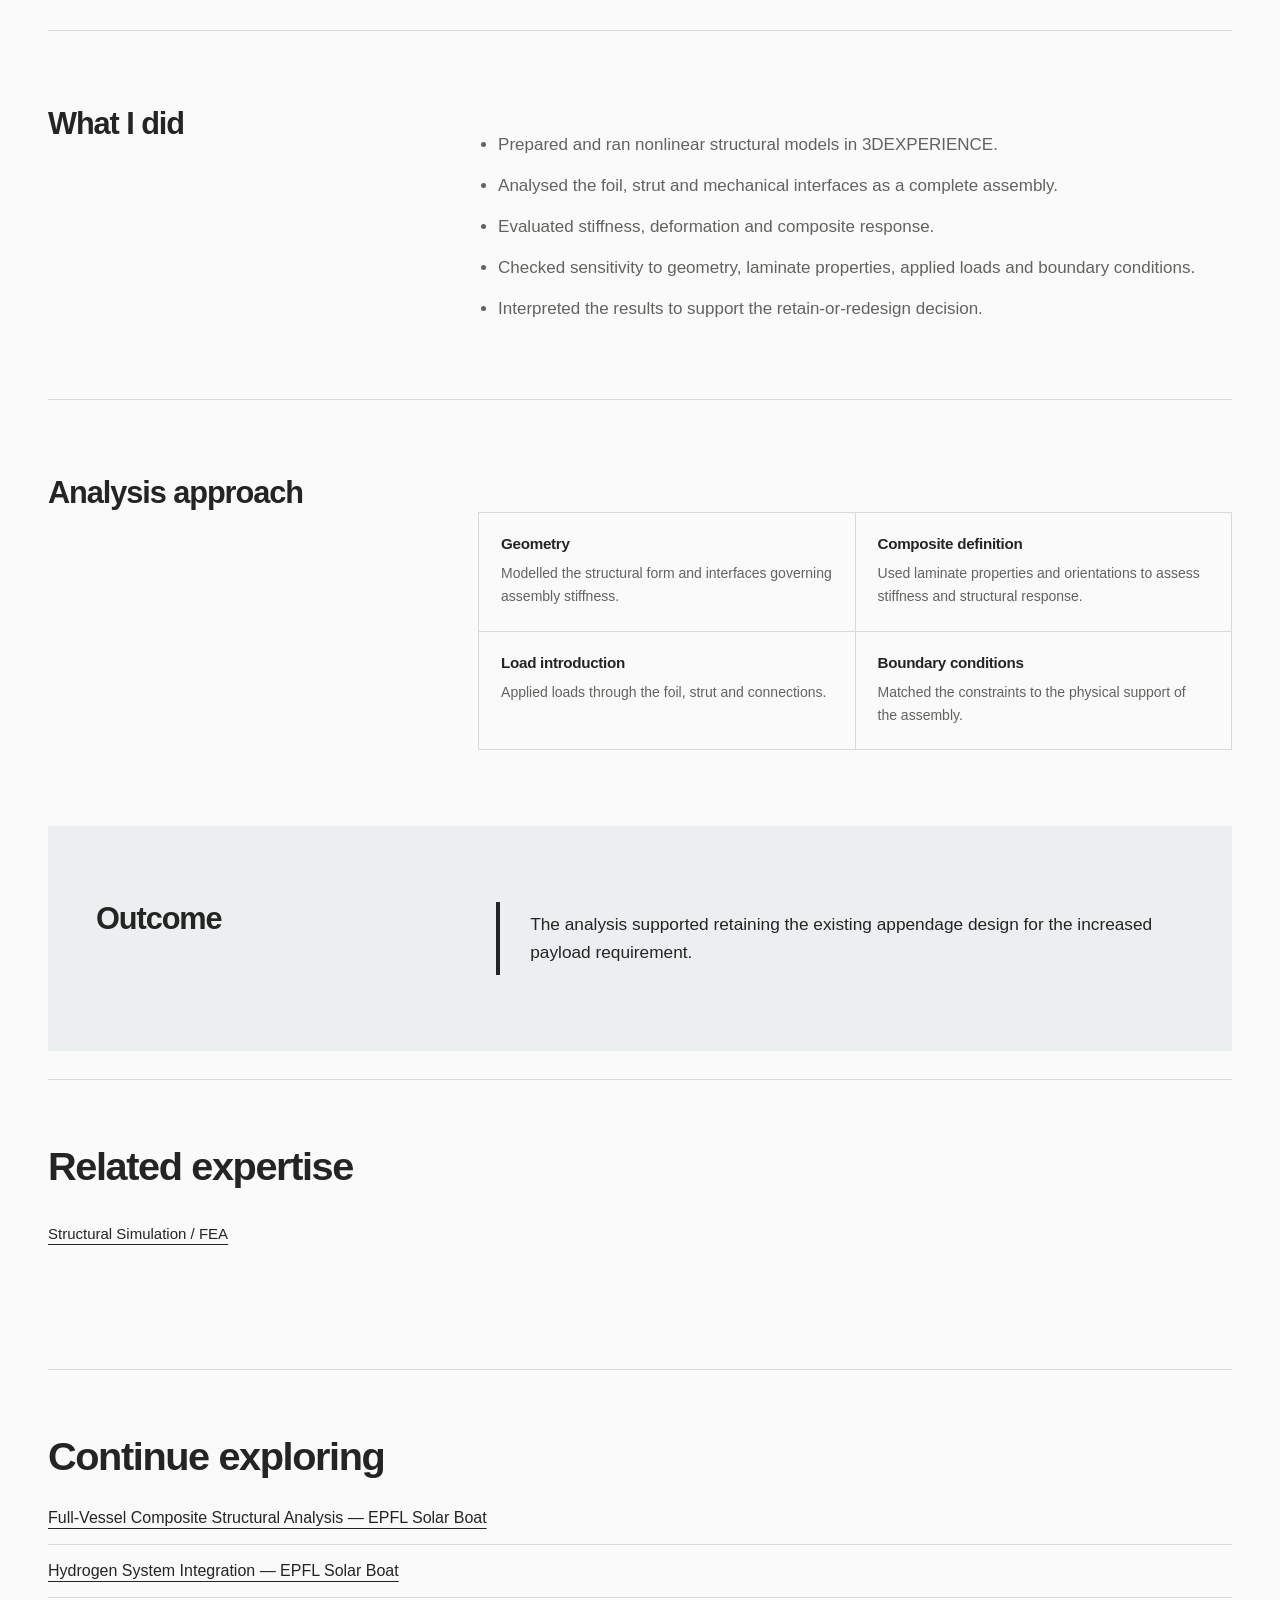
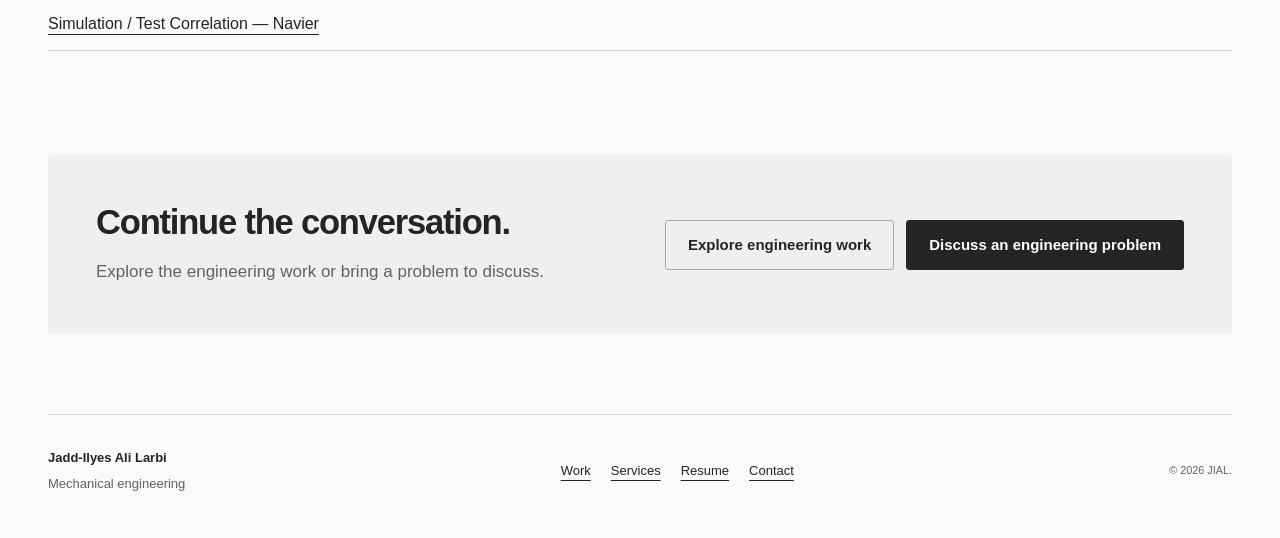
<file: work/navier-structural-fea/index.html>
<!doctype html>
<html lang="en"><head><meta charset="utf-8"><meta name="viewport" content="width=device-width, initial-scale=1"><meta name="description" content="Nonlinear structural analysis of hydrofoil appendages for increased payload requirements."><meta name="theme-color" content="#fafafa"><meta property="og:title" content="Hydrofoil Structural Analysis — Navier | JIAL."><meta property="og:description" content="Nonlinear structural analysis of hydrofoil appendages for increased payload requirements."><meta property="og:type" content="website"><title>Hydrofoil Structural Analysis — Navier | Jadd-Ilyes Ali Larbi</title><link rel="stylesheet" href="../../site.css"><script defer src="../../site.js"></script></head>
<body><a class="skip-link" href="#main">Skip to content</a><header class="site-header"><div class="header-inner"><a class="brand" href="../../index.html" aria-label="JIAL. — Home"><span class="brand-word">JIAL</span><span class="brand-period">.</span></a><button class="menu-toggle" aria-expanded="false" aria-controls="main-nav" hidden>Menu</button><nav id="main-nav" aria-label="Main navigation"><a href="../../work/index.html" aria-current="page">Work</a><a href="../../expertise/index.html" >Expertise</a><a href="../../services/index.html" >Services</a><a href="../../resume/index.html" >Resume</a><a href="../../contact/index.html" >Contact</a></nav><a class="header-cv" href="../../assets/jadd-ilyes-ali-larbi-cv.pdf" download>Get CV</a></div></header>
<main id="main" class="shell" tabindex="-1"><nav class="breadcrumbs" aria-label="Breadcrumb"><a class="" href="../../work/index.html">Work</a><span aria-hidden="true">/</span><span>Navier</span></nav><div class="page-heading"><p class="meta">Navier</p><h1>Hydrofoil Structural Analysis</h1><p class="lead">Nonlinear structural analysis of hydrofoil appendages for increased payload requirements.</p></div><dl class="project-meta"><div><dt>Organisation</dt><dd>Navier</dd></div><div><dt>Period</dt><dd>2025–2026</dd></div><div><dt>Disciplines</dt><dd>Nonlinear FEA, Composite structures, Design assessment</dd></div></dl><figure class="figure  figure-contain figure-portrait large-figure"><img src="../../assets/hydrofoil-structural-analysis-1280.webp" srcset="../../assets/hydrofoil-structural-analysis-640.webp 640w, ../../assets/hydrofoil-structural-analysis-1280.webp 941w" sizes="(max-width: 760px) 100vw, 1240px" alt="Representative hydrofoil strut and foil geometry used to illustrate the structural analysis." width="941" height="1672" loading="eager" decoding="async"><figcaption>Representative geometry — project details modified for confidentiality.</figcaption></figure><article class="case-study case-study--hydrofoil"><section class="case-study-section " id="structural-question"><h2>The structural question</h2><div class="case-study-body"><p>Navier needed to determine whether the existing hydrofoil appendages could support an increased payload requirement.</p><p>The assembly combines foils approximately 1.5 m wide with struts approximately 2 m long, so deformation and load transfer had to be assessed at assembly level.</p></div></section><section class="case-study-section " id="what-i-did"><h2>What I did</h2><div class="case-study-body"><ul class="case-study-list"><li>Prepared and ran nonlinear structural models in 3DEXPERIENCE.</li><li>Analysed the foil, strut and mechanical interfaces as a complete assembly.</li><li>Evaluated stiffness, deformation and composite response.</li><li>Checked sensitivity to geometry, laminate properties, applied loads and boundary conditions.</li><li>Interpreted the results to support the retain-or-redesign decision.</li></ul></div></section><section class="case-study-section " id="analysis-approach"><h2>Analysis approach</h2><div class="case-study-body"><div class="analysis-scope"><section><h3>Geometry</h3><p>Modelled the structural form and interfaces governing assembly stiffness.</p></section><section><h3>Composite definition</h3><p>Used laminate properties and orientations to assess stiffness and structural response.</p></section><section><h3>Load introduction</h3><p>Applied loads through the foil, strut and connections.</p></section><section><h3>Boundary conditions</h3><p>Matched the constraints to the physical support of the assembly.</p></section></div></div></section><section class="case-study-section case-study-callout" id="outcome"><h2>Outcome</h2><div class="case-study-body"><div class="decision-panel"><p>The analysis supported retaining the existing appendage design for the increased payload requirement.</p></div></div></section></article><section class="section"><h2>Related expertise</h2><div class="jump-links"><a class="" href="../../expertise/index.html#structural">Structural Simulation / FEA</a></div></section><section class="section"><h2>Continue exploring</h2><ul class="related-links"><li><a class="" href="../../work/solar-boat-structural-fea/index.html">Full-Vessel Composite Structural Analysis — EPFL Solar Boat</a></li><li><a class="" href="../../work/hydrogen-integration/index.html">Hydrogen System Integration — EPFL Solar Boat</a></li><li><a class="" href="../../work/navier-test-correlation/index.html">Simulation / Test Correlation — Navier</a></li></ul></section><section class="closing"><div><h2>Continue the conversation.</h2><p>Explore the engineering work or bring a problem to discuss.</p></div><div class="actions"><a class="button secondary" href="../../work/index.html">Explore engineering work</a><a class="button" href="../../contact/index.html">Discuss an engineering problem</a></div></section></main>
<footer class="shell site-footer"><div><strong>Jadd-Ilyes Ali Larbi</strong><p>Mechanical engineering</p></div><nav aria-label="Footer navigation"><a class="" href="../../work/index.html">Work</a><a class="" href="../../services/index.html">Services</a><a class="" href="../../resume/index.html">Resume</a><a class="" href="../../contact/index.html">Contact</a></nav><small>© 2026 JIAL.</small></footer></body></html>
</file>
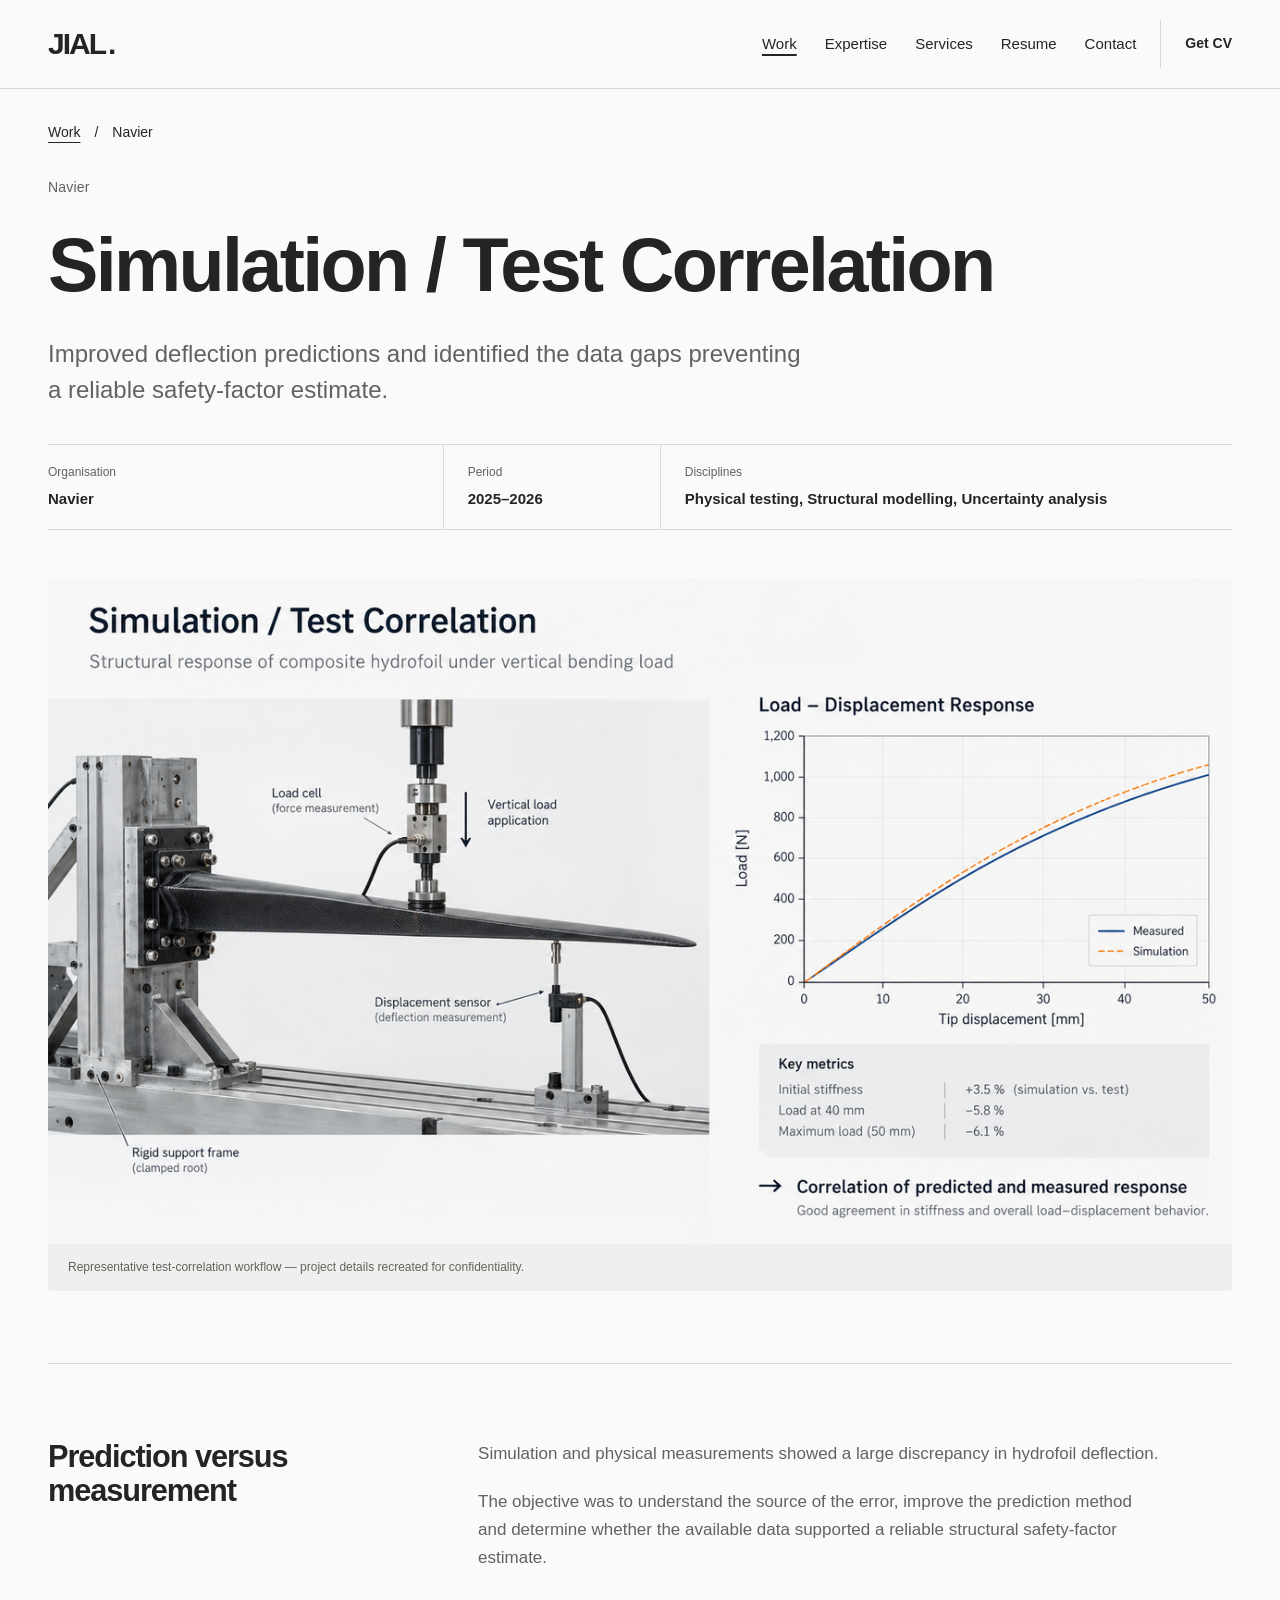
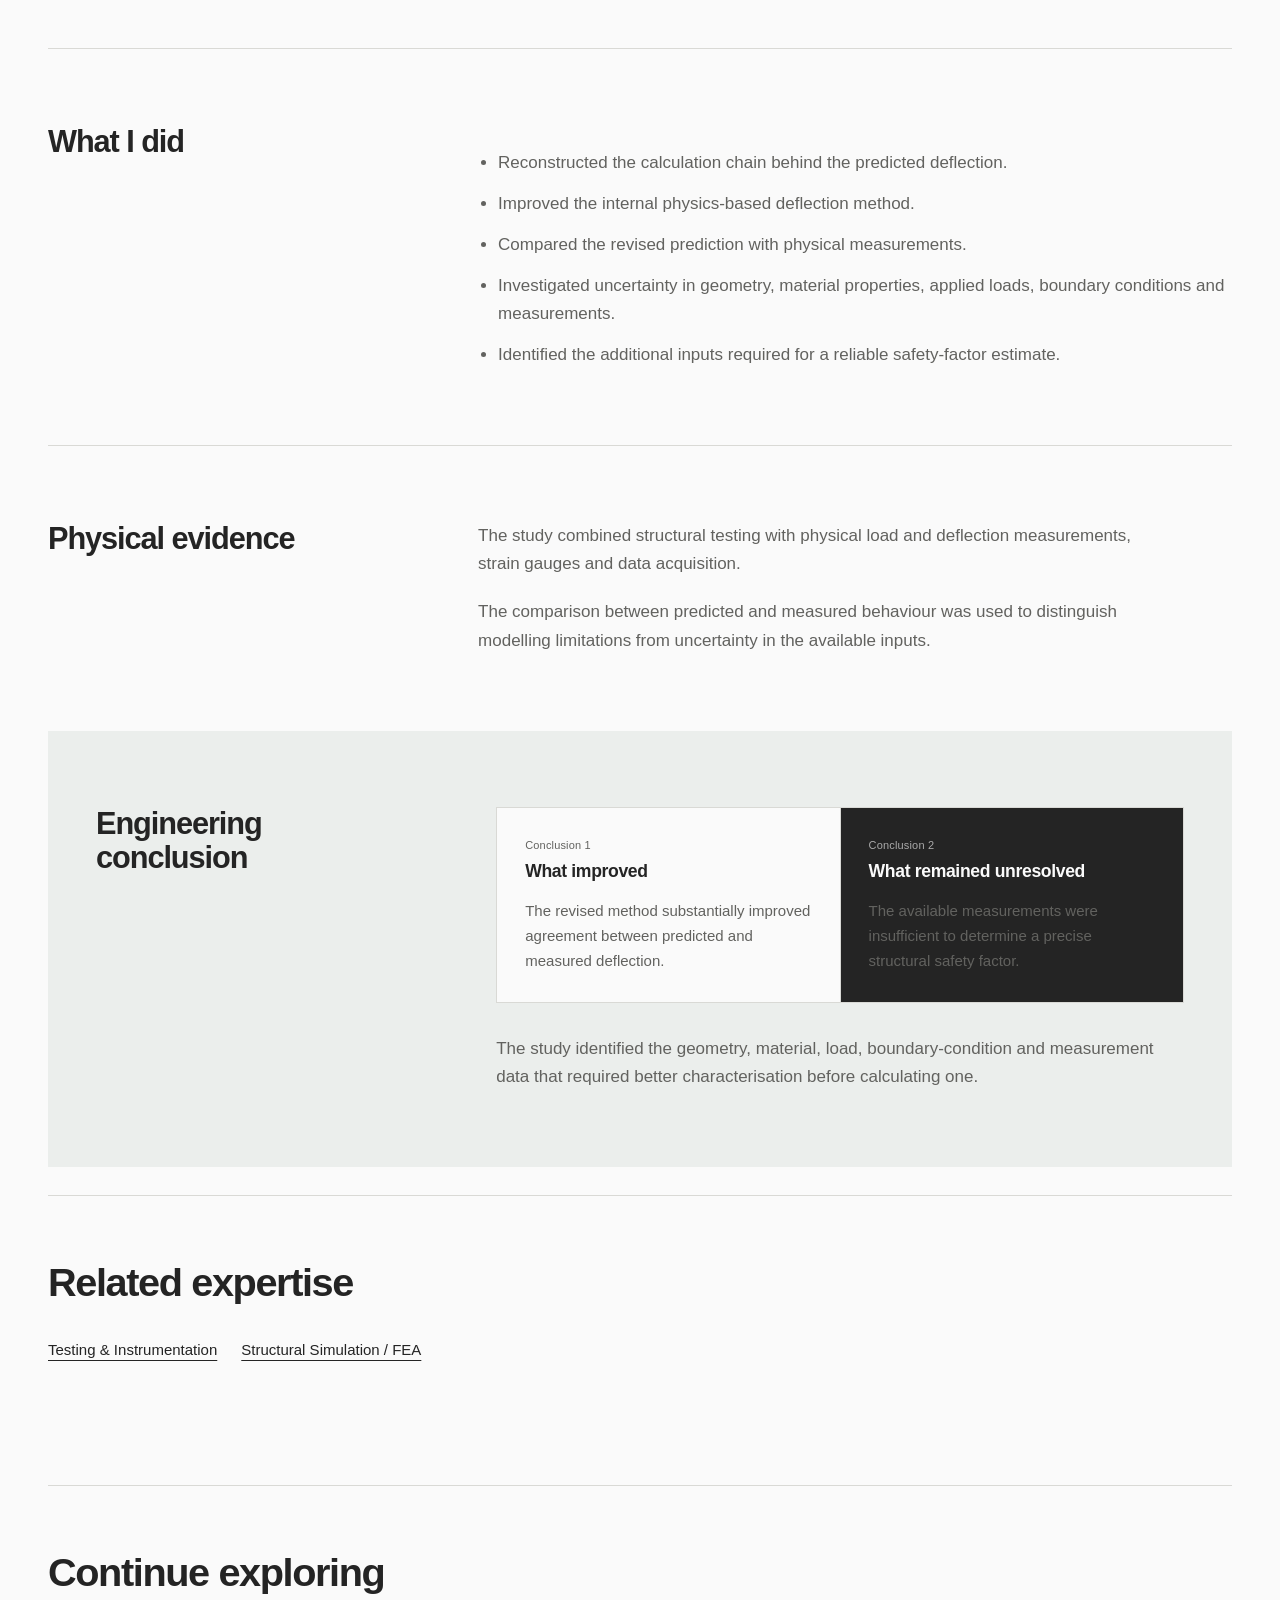
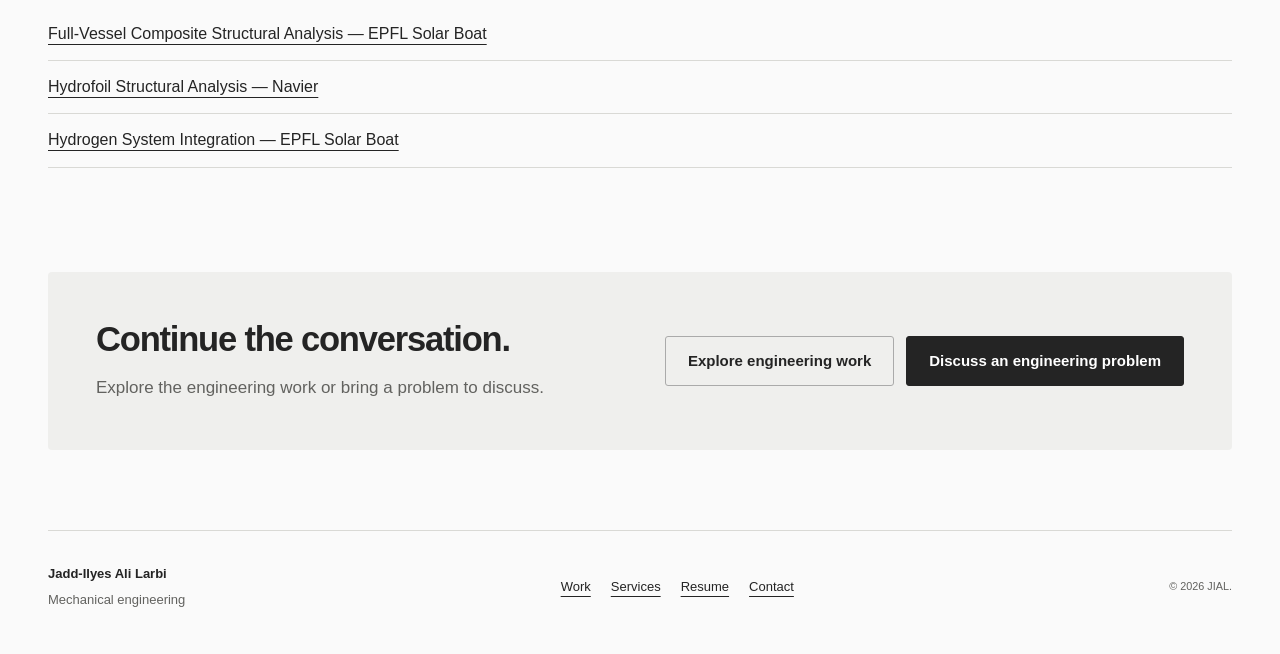
<file: work/navier-test-correlation/index.html>
<!doctype html>
<html lang="en"><head><meta charset="utf-8"><meta name="viewport" content="width=device-width, initial-scale=1"><meta name="description" content="Improved deflection predictions and identified the data gaps preventing a reliable safety-factor estimate."><meta name="theme-color" content="#fafafa"><meta property="og:title" content="Simulation / Test Correlation — Navier | JIAL."><meta property="og:description" content="Improved deflection predictions and identified the data gaps preventing a reliable safety-factor estimate."><meta property="og:type" content="website"><title>Simulation / Test Correlation — Navier | Jadd-Ilyes Ali Larbi</title><link rel="stylesheet" href="../../site.css"><script defer src="../../site.js"></script></head>
<body><a class="skip-link" href="#main">Skip to content</a><header class="site-header"><div class="header-inner"><a class="brand" href="../../index.html" aria-label="JIAL. — Home"><span class="brand-word">JIAL</span><span class="brand-period">.</span></a><button class="menu-toggle" aria-expanded="false" aria-controls="main-nav" hidden>Menu</button><nav id="main-nav" aria-label="Main navigation"><a href="../../work/index.html" aria-current="page">Work</a><a href="../../expertise/index.html" >Expertise</a><a href="../../services/index.html" >Services</a><a href="../../resume/index.html" >Resume</a><a href="../../contact/index.html" >Contact</a></nav><a class="header-cv" href="../../assets/jadd-ilyes-ali-larbi-cv.pdf" download>Get CV</a></div></header>
<main id="main" class="shell" tabindex="-1"><nav class="breadcrumbs" aria-label="Breadcrumb"><a class="" href="../../work/index.html">Work</a><span aria-hidden="true">/</span><span>Navier</span></nav><div class="page-heading"><p class="meta">Navier</p><h1>Simulation / Test Correlation</h1><p class="lead">Improved deflection predictions and identified the data gaps preventing a reliable safety-factor estimate.</p></div><dl class="project-meta"><div><dt>Organisation</dt><dd>Navier</dd></div><div><dt>Period</dt><dd>2025–2026</dd></div><div><dt>Disciplines</dt><dd>Physical testing, Structural modelling, Uncertainty analysis</dd></div></dl><figure class="figure  figure-contain  large-figure"><img src="../../assets/simulation-test-correlation-1280.webp" srcset="../../assets/simulation-test-correlation-640.webp 640w, ../../assets/simulation-test-correlation-1280.webp 1280w, ../../assets/simulation-test-correlation-1920.webp 1672w" sizes="(max-width: 760px) 100vw, 1240px" alt="Representative structural test setup and simulation-to-test correlation diagram." width="1672" height="941" loading="eager" decoding="async"><figcaption>Representative test-correlation workflow — project details recreated for confidentiality.</figcaption></figure><article class="case-study case-study--correlation"><section class="case-study-section " id="correlation-question"><h2>Prediction versus measurement</h2><div class="case-study-body"><p>Simulation and physical measurements showed a large discrepancy in hydrofoil deflection.</p><p>The objective was to understand the source of the error, improve the prediction method and determine whether the available data supported a reliable structural safety-factor estimate.</p></div></section><section class="case-study-section " id="what-i-did"><h2>What I did</h2><div class="case-study-body"><ul class="case-study-list"><li>Reconstructed the calculation chain behind the predicted deflection.</li><li>Improved the internal physics-based deflection method.</li><li>Compared the revised prediction with physical measurements.</li><li>Investigated uncertainty in geometry, material properties, applied loads, boundary conditions and measurements.</li><li>Identified the additional inputs required for a reliable safety-factor estimate.</li></ul></div></section><section class="case-study-section " id="physical-evidence"><h2>Physical evidence</h2><div class="case-study-body"><p>The study combined structural testing with physical load and deflection measurements, strain gauges and data acquisition.</p><p>The comparison between predicted and measured behaviour was used to distinguish modelling limitations from uncertainty in the available inputs.</p></div></section><section class="case-study-section case-study-callout" id="engineering-conclusion"><h2>Engineering conclusion</h2><div class="case-study-body"><div class="correlation-conclusions"><section class="conclusion-1"><p class="meta">Conclusion 1</p><h3>What improved</h3><p>The revised method substantially improved agreement between predicted and measured deflection.</p></section><section class="conclusion-2"><p class="meta">Conclusion 2</p><h3>What remained unresolved</h3><p>The available measurements were insufficient to determine a precise structural safety factor.</p></section></div><p>The study identified the geometry, material, load, boundary-condition and measurement data that required better characterisation before calculating one.</p></div></section></article><section class="section"><h2>Related expertise</h2><div class="jump-links"><a class="" href="../../expertise/index.html#validation">Testing &amp; Instrumentation</a> <a class="" href="../../expertise/index.html#structural">Structural Simulation / FEA</a></div></section><section class="section"><h2>Continue exploring</h2><ul class="related-links"><li><a class="" href="../../work/solar-boat-structural-fea/index.html">Full-Vessel Composite Structural Analysis — EPFL Solar Boat</a></li><li><a class="" href="../../work/navier-structural-fea/index.html">Hydrofoil Structural Analysis — Navier</a></li><li><a class="" href="../../work/hydrogen-integration/index.html">Hydrogen System Integration — EPFL Solar Boat</a></li></ul></section><section class="closing"><div><h2>Continue the conversation.</h2><p>Explore the engineering work or bring a problem to discuss.</p></div><div class="actions"><a class="button secondary" href="../../work/index.html">Explore engineering work</a><a class="button" href="../../contact/index.html">Discuss an engineering problem</a></div></section></main>
<footer class="shell site-footer"><div><strong>Jadd-Ilyes Ali Larbi</strong><p>Mechanical engineering</p></div><nav aria-label="Footer navigation"><a class="" href="../../work/index.html">Work</a><a class="" href="../../services/index.html">Services</a><a class="" href="../../resume/index.html">Resume</a><a class="" href="../../contact/index.html">Contact</a></nav><small>© 2026 JIAL.</small></footer></body></html>
</file>
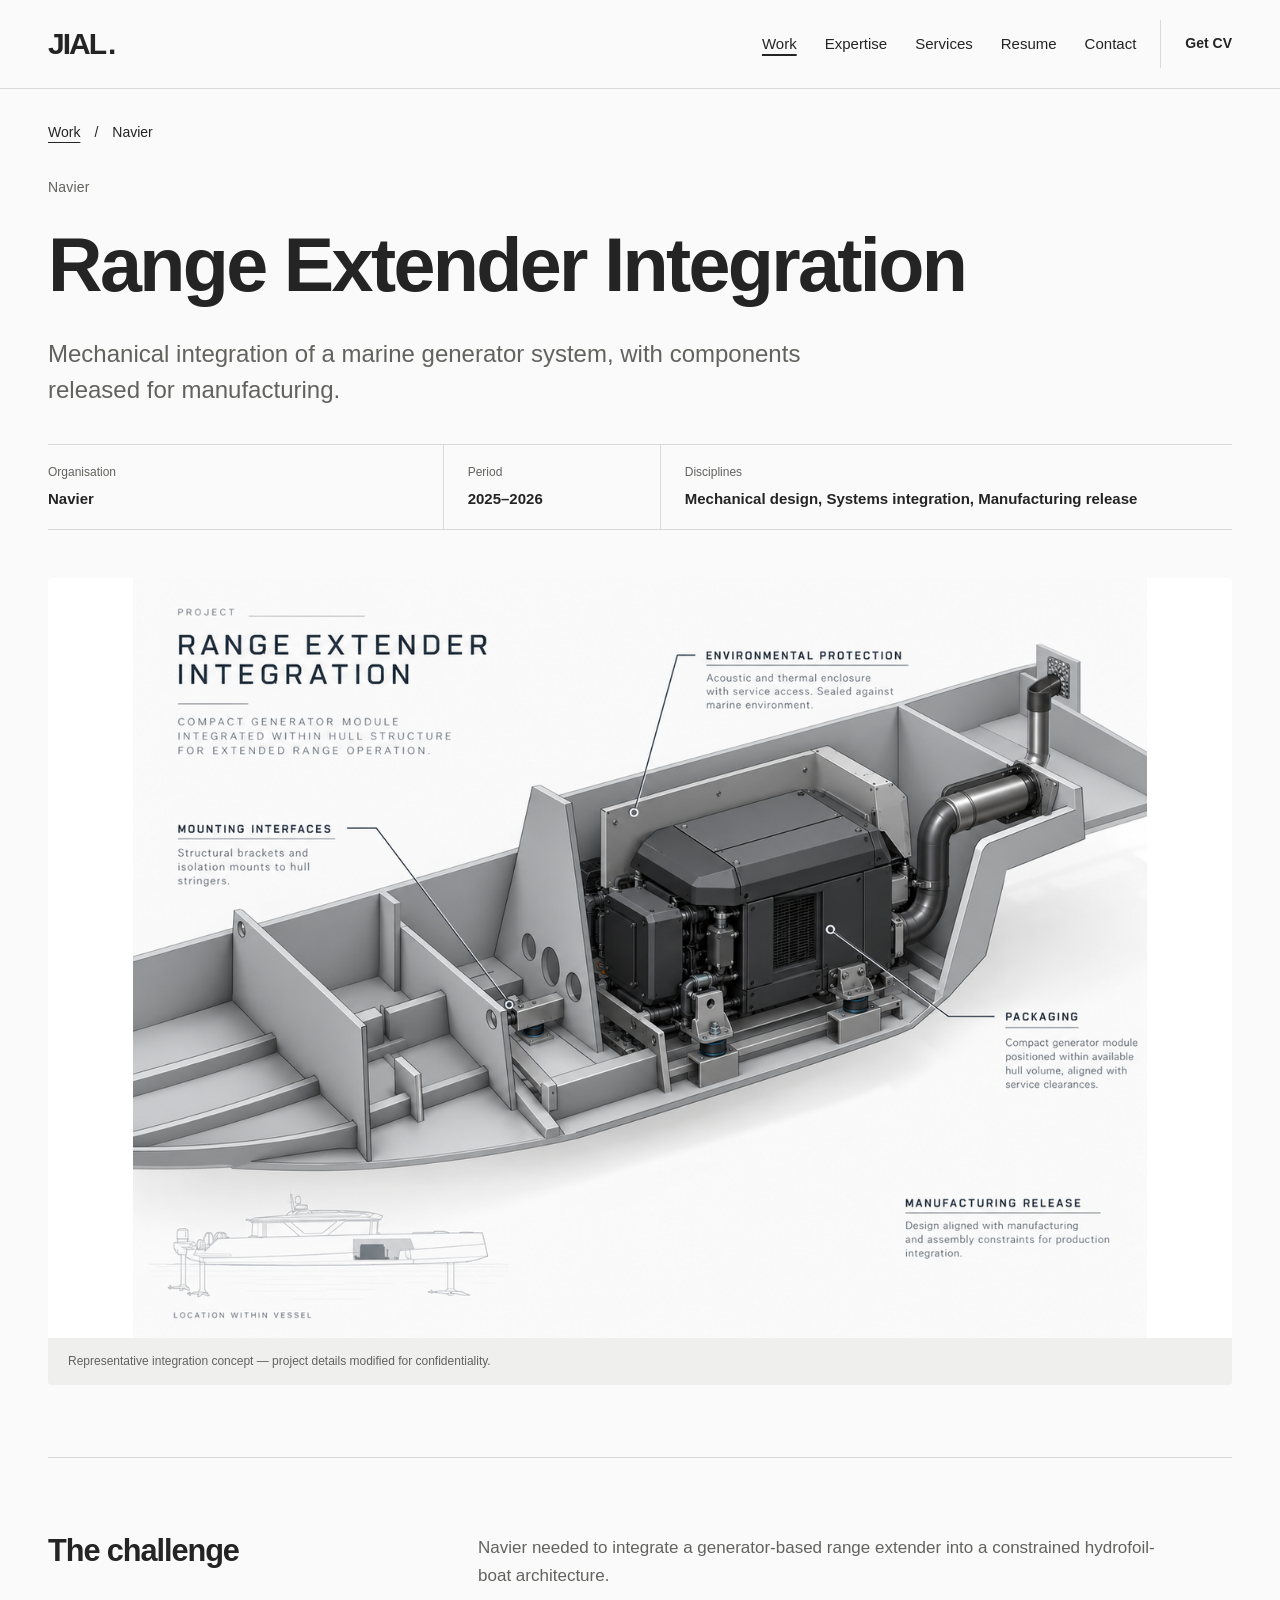
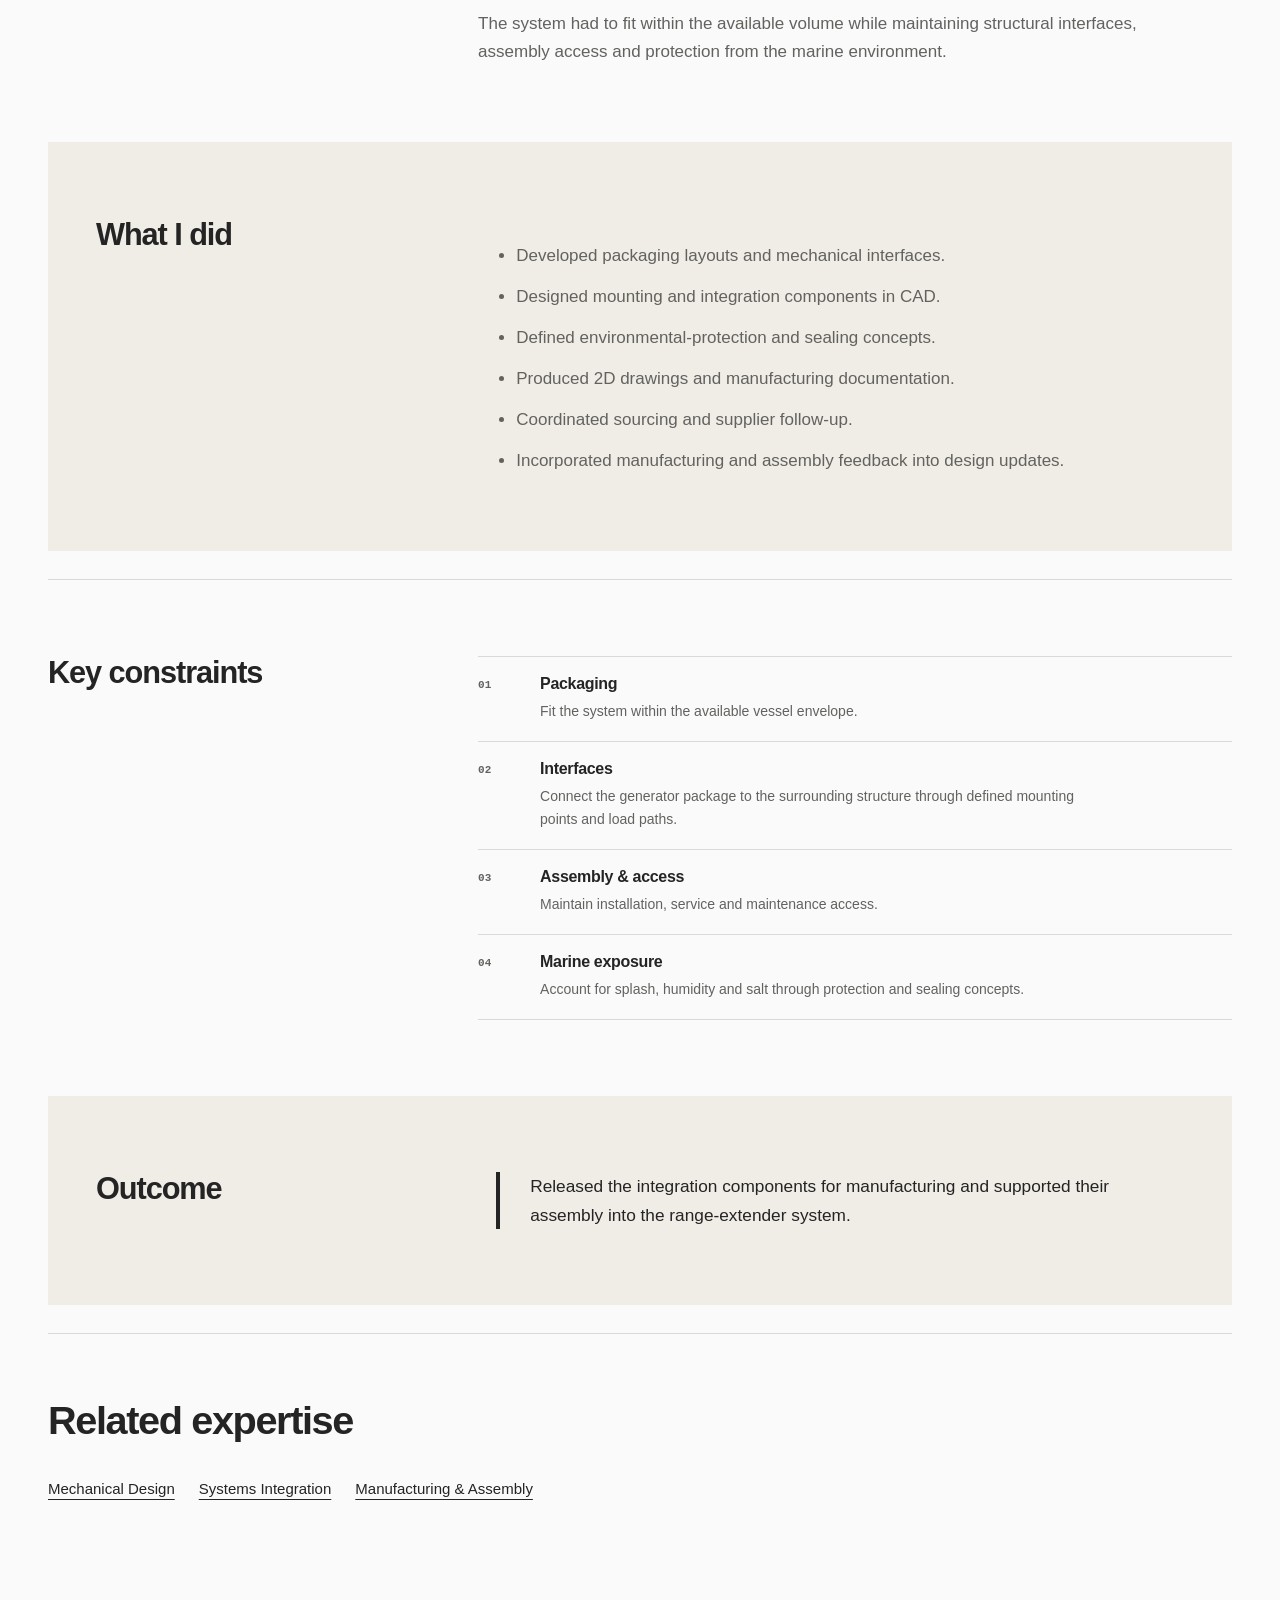
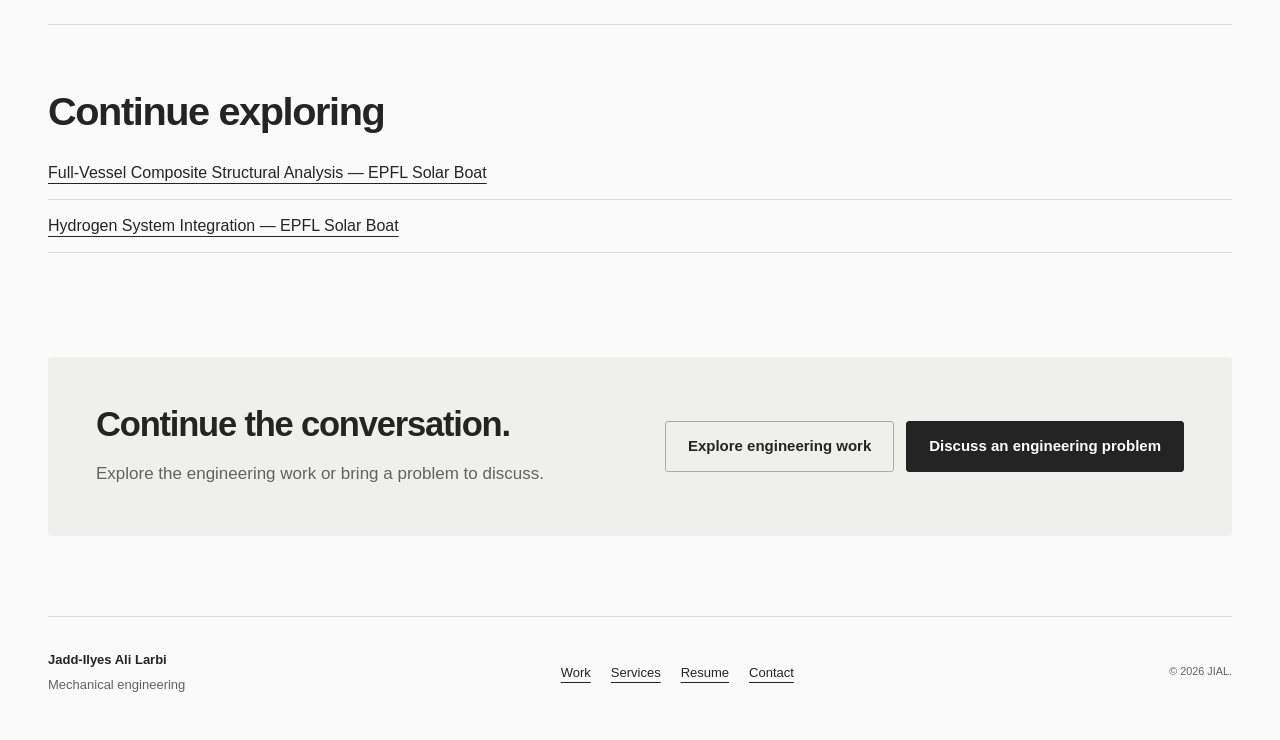
<file: work/range-extender-integration/index.html>
<!doctype html>
<html lang="en"><head><meta charset="utf-8"><meta name="viewport" content="width=device-width, initial-scale=1"><meta name="description" content="Mechanical integration of a marine generator system, with components released for manufacturing."><meta name="theme-color" content="#fafafa"><meta property="og:title" content="Range Extender Integration — Navier | JIAL."><meta property="og:description" content="Mechanical integration of a marine generator system, with components released for manufacturing."><meta property="og:type" content="website"><title>Range Extender Integration — Navier | Jadd-Ilyes Ali Larbi</title><link rel="stylesheet" href="../../site.css"><script defer src="../../site.js"></script></head>
<body><a class="skip-link" href="#main">Skip to content</a><header class="site-header"><div class="header-inner"><a class="brand" href="../../index.html" aria-label="JIAL. — Home"><span class="brand-word">JIAL</span><span class="brand-period">.</span></a><button class="menu-toggle" aria-expanded="false" aria-controls="main-nav" hidden>Menu</button><nav id="main-nav" aria-label="Main navigation"><a href="../../work/index.html" aria-current="page">Work</a><a href="../../expertise/index.html" >Expertise</a><a href="../../services/index.html" >Services</a><a href="../../resume/index.html" >Resume</a><a href="../../contact/index.html" >Contact</a></nav><a class="header-cv" href="../../assets/jadd-ilyes-ali-larbi-cv.pdf" download>Get CV</a></div></header>
<main id="main" class="shell" tabindex="-1"><nav class="breadcrumbs" aria-label="Breadcrumb"><a class="" href="../../work/index.html">Work</a><span aria-hidden="true">/</span><span>Navier</span></nav><div class="page-heading"><p class="meta">Navier</p><h1>Range Extender Integration</h1><p class="lead">Mechanical integration of a marine generator system, with components released for manufacturing.</p></div><dl class="project-meta"><div><dt>Organisation</dt><dd>Navier</dd></div><div><dt>Period</dt><dd>2025–2026</dd></div><div><dt>Disciplines</dt><dd>Mechanical design, Systems integration, Manufacturing release</dd></div></dl><figure class="figure  figure-contain  large-figure"><img src="../../assets/range-extender-integration-1280.webp" srcset="../../assets/range-extender-integration-640.webp 640w, ../../assets/range-extender-integration-1280.webp 1280w, ../../assets/range-extender-integration-1920.webp 1448w" sizes="(max-width: 760px) 100vw, 1240px" alt="Representative marine range-extender packaging and mechanical integration concept." width="1448" height="1086" loading="eager" decoding="async"><figcaption>Representative integration concept — project details modified for confidentiality.</figcaption></figure><article class="case-study case-study--range-extender"><section class="case-study-section " id="challenge"><h2>The challenge</h2><div class="case-study-body"><p>Navier needed to integrate a generator-based range extender into a constrained hydrofoil-boat architecture.</p><p>The system had to fit within the available volume while maintaining structural interfaces, assembly access and protection from the marine environment.</p></div></section><section class="case-study-section case-study-callout" id="what-i-did"><h2>What I did</h2><div class="case-study-body"><ul class="case-study-list"><li>Developed packaging layouts and mechanical interfaces.</li><li>Designed mounting and integration components in CAD.</li><li>Defined environmental-protection and sealing concepts.</li><li>Produced 2D drawings and manufacturing documentation.</li><li>Coordinated sourcing and supplier follow-up.</li><li>Incorporated manufacturing and assembly feedback into design updates.</li></ul></div></section><section class="case-study-section " id="key-constraints"><h2>Key constraints</h2><div class="case-study-body"><div class="constraint-rail"><section><span>01</span><div><h3>Packaging</h3><p>Fit the system within the available vessel envelope.</p></div></section><section><span>02</span><div><h3>Interfaces</h3><p>Connect the generator package to the surrounding structure through defined mounting points and load paths.</p></div></section><section><span>03</span><div><h3>Assembly &amp; access</h3><p>Maintain installation, service and maintenance access.</p></div></section><section><span>04</span><div><h3>Marine exposure</h3><p>Account for splash, humidity and salt through protection and sealing concepts.</p></div></section></div></div></section><section class="case-study-section case-study-callout" id="outcome"><h2>Outcome</h2><div class="case-study-body"><div class="release-outcome"><p>Released the integration components for manufacturing and supported their assembly into the range-extender system.</p></div></div></section></article><section class="section"><h2>Related expertise</h2><div class="jump-links"><a class="" href="../../expertise/index.html#development">Mechanical Design</a> <a class="" href="../../expertise/index.html#integration">Systems Integration</a> <a class="" href="../../expertise/index.html#manufacturing">Manufacturing &amp; Assembly</a></div></section><section class="section"><h2>Continue exploring</h2><ul class="related-links"><li><a class="" href="../../work/solar-boat-structural-fea/index.html">Full-Vessel Composite Structural Analysis — EPFL Solar Boat</a></li><li><a class="" href="../../work/hydrogen-integration/index.html">Hydrogen System Integration — EPFL Solar Boat</a></li></ul></section><section class="closing"><div><h2>Continue the conversation.</h2><p>Explore the engineering work or bring a problem to discuss.</p></div><div class="actions"><a class="button secondary" href="../../work/index.html">Explore engineering work</a><a class="button" href="../../contact/index.html">Discuss an engineering problem</a></div></section></main>
<footer class="shell site-footer"><div><strong>Jadd-Ilyes Ali Larbi</strong><p>Mechanical engineering</p></div><nav aria-label="Footer navigation"><a class="" href="../../work/index.html">Work</a><a class="" href="../../services/index.html">Services</a><a class="" href="../../resume/index.html">Resume</a><a class="" href="../../contact/index.html">Contact</a></nav><small>© 2026 JIAL.</small></footer></body></html>
</file>
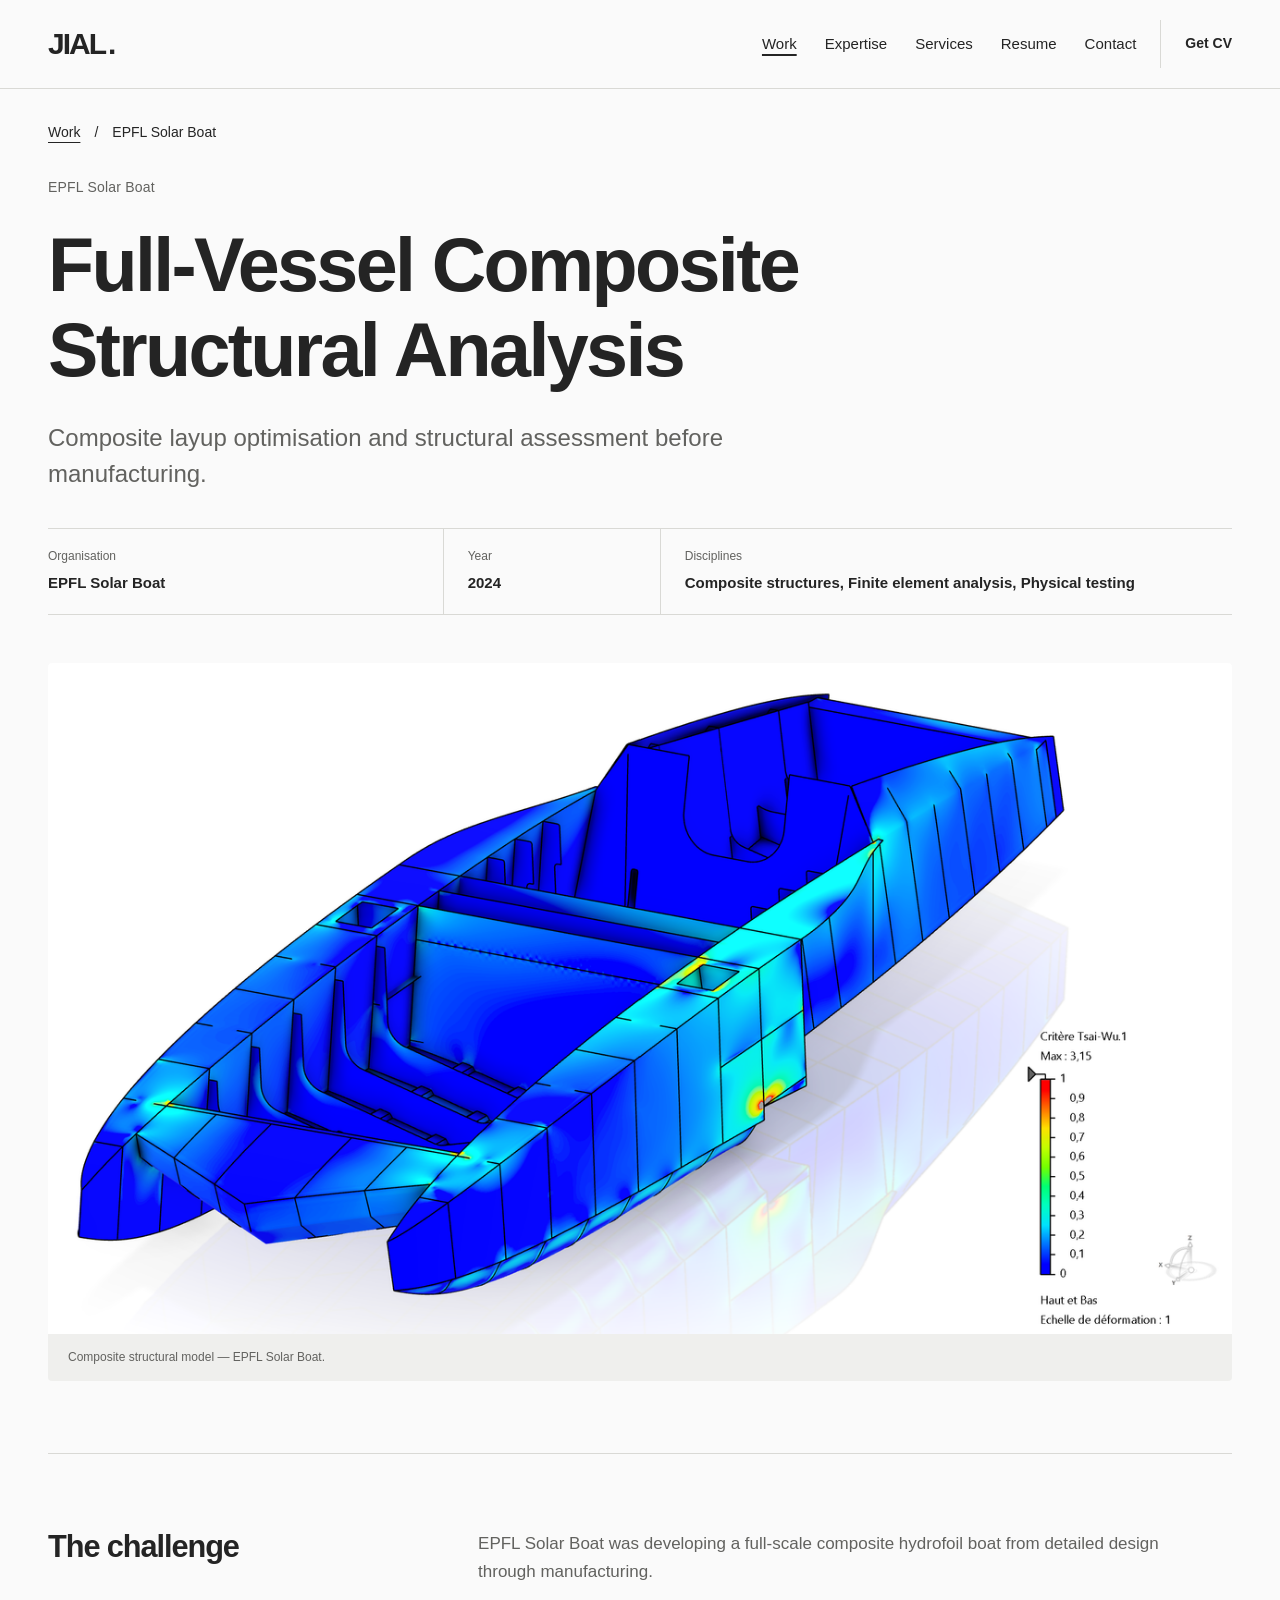
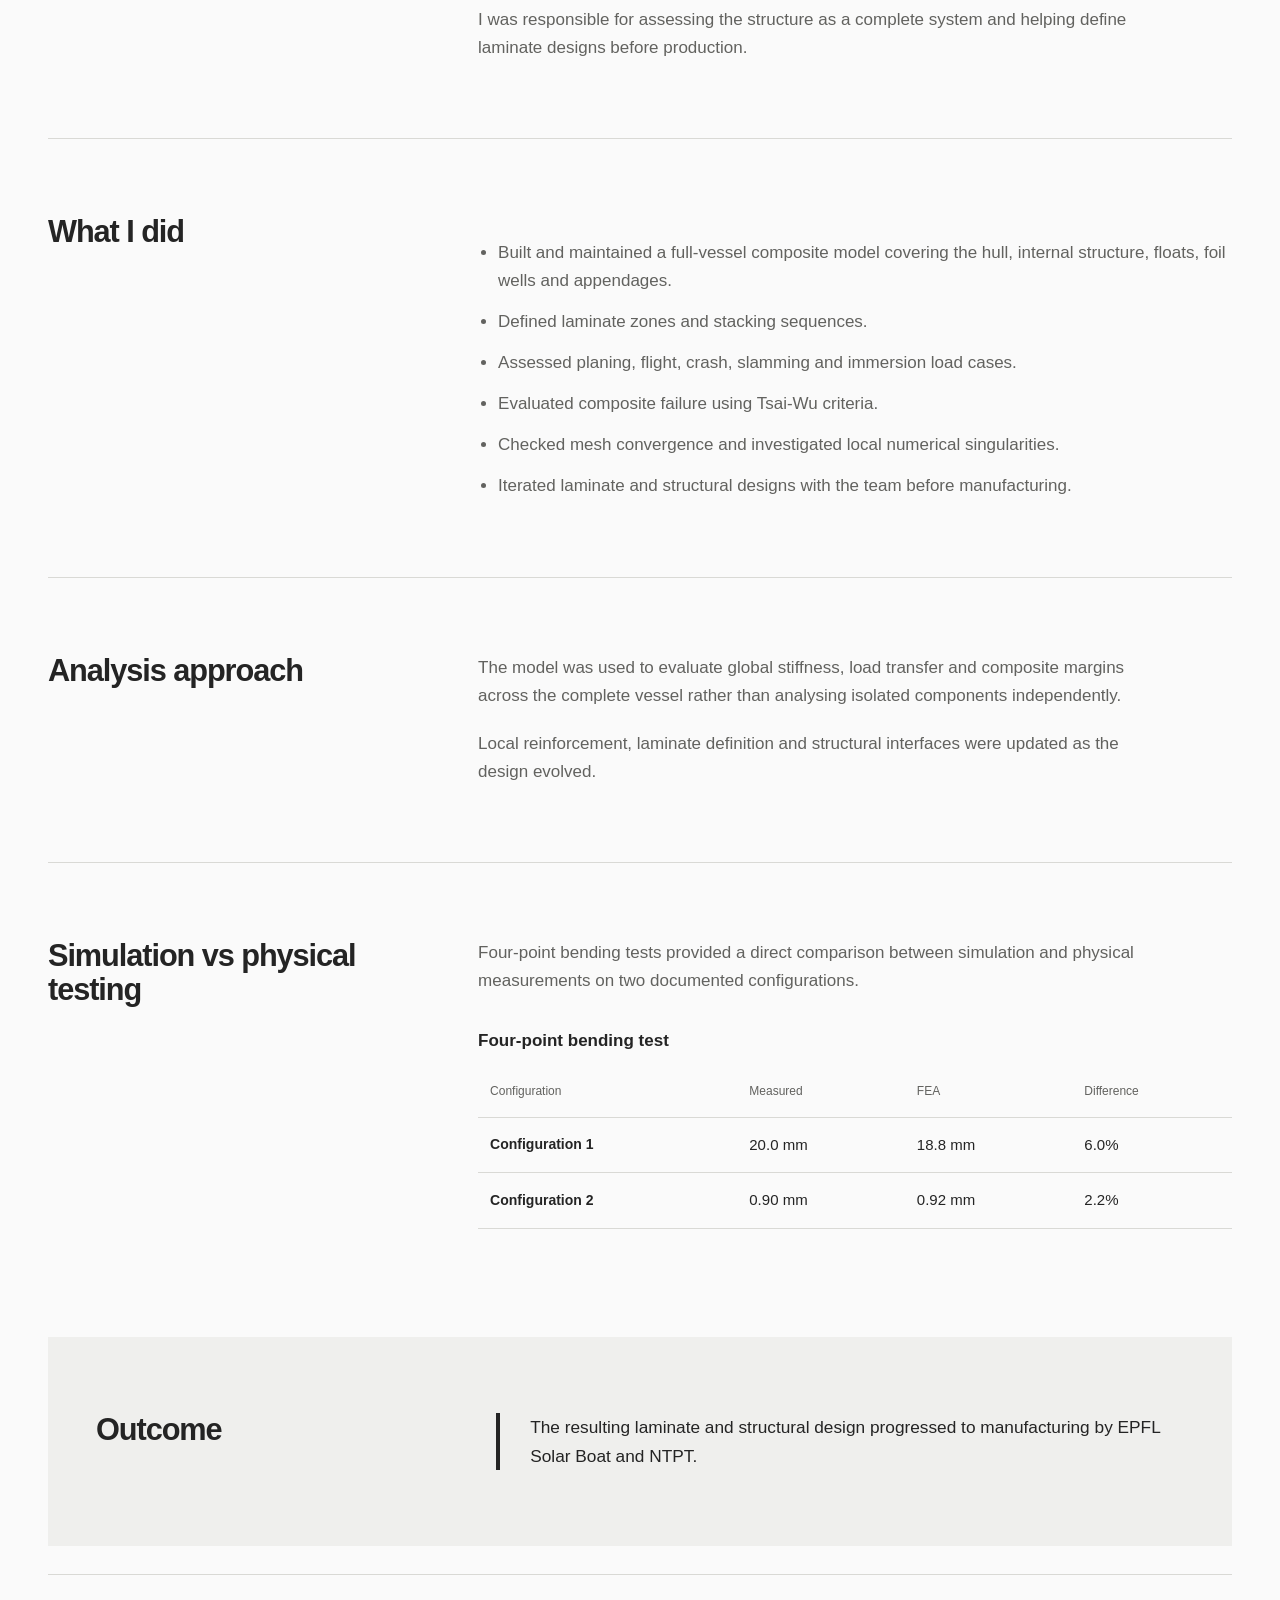
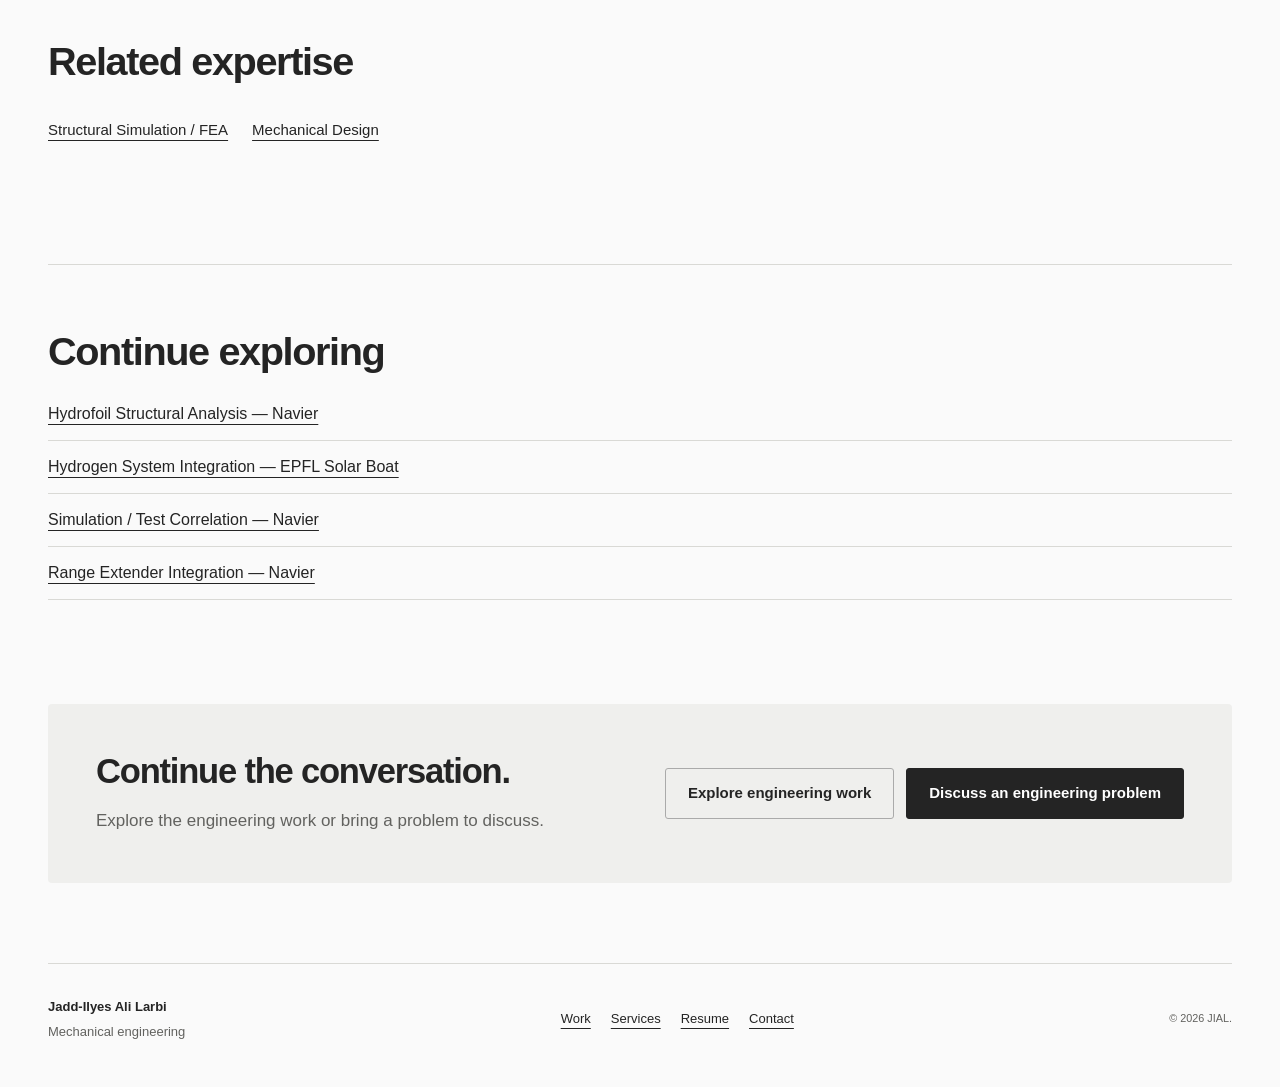
<file: work/solar-boat-structural-fea/index.html>
<!doctype html>
<html lang="en"><head><meta charset="utf-8"><meta name="viewport" content="width=device-width, initial-scale=1"><meta name="description" content="Composite layup optimisation and structural assessment before manufacturing."><meta name="theme-color" content="#fafafa"><meta property="og:title" content="Full-Vessel Composite Structural Analysis — EPFL Solar Boat | JIAL."><meta property="og:description" content="Composite layup optimisation and structural assessment before manufacturing."><meta property="og:type" content="website"><title>Full-Vessel Composite Structural Analysis — EPFL Solar Boat | Jadd-Ilyes Ali Larbi</title><link rel="stylesheet" href="../../site.css"><script defer src="../../site.js"></script></head>
<body><a class="skip-link" href="#main">Skip to content</a><header class="site-header"><div class="header-inner"><a class="brand" href="../../index.html" aria-label="JIAL. — Home"><span class="brand-word">JIAL</span><span class="brand-period">.</span></a><button class="menu-toggle" aria-expanded="false" aria-controls="main-nav" hidden>Menu</button><nav id="main-nav" aria-label="Main navigation"><a href="../../work/index.html" aria-current="page">Work</a><a href="../../expertise/index.html" >Expertise</a><a href="../../services/index.html" >Services</a><a href="../../resume/index.html" >Resume</a><a href="../../contact/index.html" >Contact</a></nav><a class="header-cv" href="../../assets/jadd-ilyes-ali-larbi-cv.pdf" download>Get CV</a></div></header>
<main id="main" class="shell" tabindex="-1"><nav class="breadcrumbs" aria-label="Breadcrumb"><a class="" href="../../work/index.html">Work</a><span aria-hidden="true">/</span><span>EPFL Solar Boat</span></nav><div class="page-heading"><p class="meta">EPFL Solar Boat</p><h1>Full-Vessel Composite Structural Analysis</h1><p class="lead">Composite layup optimisation and structural assessment before manufacturing.</p></div><dl class="project-meta"><div><dt>Organisation</dt><dd>EPFL Solar Boat</dd></div><div><dt>Year</dt><dd>2024</dd></div><div><dt>Disciplines</dt><dd>Composite structures, Finite element analysis, Physical testing</dd></div></dl><figure class="figure  figure-contain  large-figure"><img src="../../assets/composite-fea-1280.webp" srcset="../../assets/composite-fea-640.webp 640w, ../../assets/composite-fea-1280.webp 1280w, ../../assets/composite-fea-1920.webp 1920w" sizes="(max-width: 760px) 100vw, 1240px" alt="Composite boat structure with a finite element analysis colour map" width="2292" height="1300" loading="eager" decoding="async"><figcaption>Composite structural model — EPFL Solar Boat.</figcaption></figure><article class="case-study"><section class="case-study-section " id="challenge"><h2>The challenge</h2><div class="case-study-body"><p>EPFL Solar Boat was developing a full-scale composite hydrofoil boat from detailed design through manufacturing.</p><p>I was responsible for assessing the structure as a complete system and helping define laminate designs before production.</p></div></section><section class="case-study-section " id="what-i-did"><h2>What I did</h2><div class="case-study-body"><ul class="case-study-list"><li>Built and maintained a full-vessel composite model covering the hull, internal structure, floats, foil wells and appendages.</li><li>Defined laminate zones and stacking sequences.</li><li>Assessed planing, flight, crash, slamming and immersion load cases.</li><li>Evaluated composite failure using Tsai-Wu criteria.</li><li>Checked mesh convergence and investigated local numerical singularities.</li><li>Iterated laminate and structural designs with the team before manufacturing.</li></ul></div></section><section class="case-study-section " id="analysis-approach"><h2>Analysis approach</h2><div class="case-study-body"><p>The model was used to evaluate global stiffness, load transfer and composite margins across the complete vessel rather than analysing isolated components independently.</p><p>Local reinforcement, laminate definition and structural interfaces were updated as the design evolved.</p></div></section><section class="case-study-section " id="physical-testing"><h2>Simulation vs physical testing</h2><div class="case-study-body"><p>Four-point bending tests provided a direct comparison between simulation and physical measurements on two documented configurations.</p><table class="test-comparison"><caption>Four-point bending test</caption><thead><tr><th scope="col">Configuration</th><th scope="col">Measured</th><th scope="col">FEA</th><th scope="col">Difference</th></tr></thead><tbody><tr><th scope="row">Configuration 1</th><td>20.0 mm</td><td>18.8 mm</td><td>6.0%</td></tr><tr><th scope="row">Configuration 2</th><td>0.90 mm</td><td>0.92 mm</td><td>2.2%</td></tr></tbody></table></div></section><section class="case-study-section case-study-callout" id="outcome"><h2>Outcome</h2><div class="case-study-body"><div class="release-outcome"><p>The resulting laminate and structural design progressed to manufacturing by EPFL Solar Boat and NTPT.</p></div></div></section></article><section class="section"><h2>Related expertise</h2><div class="jump-links"><a class="" href="../../expertise/index.html#structural">Structural Simulation / FEA</a> <a class="" href="../../expertise/index.html#development">Mechanical Design</a></div></section><section class="section"><h2>Continue exploring</h2><ul class="related-links"><li><a class="" href="../../work/navier-structural-fea/index.html">Hydrofoil Structural Analysis — Navier</a></li><li><a class="" href="../../work/hydrogen-integration/index.html">Hydrogen System Integration — EPFL Solar Boat</a></li><li><a class="" href="../../work/navier-test-correlation/index.html">Simulation / Test Correlation — Navier</a></li><li><a class="" href="../../work/range-extender-integration/index.html">Range Extender Integration — Navier</a></li></ul></section><section class="closing"><div><h2>Continue the conversation.</h2><p>Explore the engineering work or bring a problem to discuss.</p></div><div class="actions"><a class="button secondary" href="../../work/index.html">Explore engineering work</a><a class="button" href="../../contact/index.html">Discuss an engineering problem</a></div></section></main>
<footer class="shell site-footer"><div><strong>Jadd-Ilyes Ali Larbi</strong><p>Mechanical engineering</p></div><nav aria-label="Footer navigation"><a class="" href="../../work/index.html">Work</a><a class="" href="../../services/index.html">Services</a><a class="" href="../../resume/index.html">Resume</a><a class="" href="../../contact/index.html">Contact</a></nav><small>© 2026 JIAL.</small></footer></body></html>
</file>
<file: site.css>
:root{--paper:#fafafa;--surface:#efefed;--ink:#242424;--muted:#62625f;--line:#d9d9d5;--dark:#272827;--white:#fff;--max:1240px;font-family:'Segoe UI',Helvetica,Arial,sans-serif;color:var(--ink);background:var(--paper);font-synthesis:none}
*{box-sizing:border-box}html{scroll-padding-top:110px}body{margin:0;font-size:17px;line-height:1.65}a{color:inherit;text-underline-offset:5px}button{font:inherit;cursor:pointer}img{max-width:100%;display:block}h1,h2,h3,p,figure{margin:0}h1,h2,h3{line-height:1.12;font-weight:600;letter-spacing:-.035em}h1{font-size:clamp(2.5rem,5.9vw,5.5rem);max-width:1050px}h2{font-size:clamp(1.8rem,3.1vw,2.8rem)}h3{font-size:1.35rem;letter-spacing:-.02em}p{max-width:68ch}p+p{margin-top:16px}p{color:var(--muted)}[hidden]{display:none!important}:focus-visible{outline:3px solid #5a6381;outline-offset:5px}.shell{width:min(var(--max),calc(100% - 96px));margin-inline:auto}.site-header{position:sticky;top:0;z-index:10;background:var(--paper);border-bottom:1px solid var(--line)}.header-inner{width:min(var(--max),calc(100% - 96px));min-height:88px;margin:auto;display:flex;align-items:center;justify-content:space-between;gap:24px}.brand{font-size:30px;letter-spacing:-2px;font-weight:750;text-decoration:none}.header-inner nav{display:flex;align-items:center;gap:28px;font-size:15px}.header-inner nav a{text-decoration:none;padding:12px 0}.header-inner nav a:hover,.header-inner nav a[aria-current]{text-decoration:underline;text-decoration-thickness:2px}.nav-cv{border-left:1px solid var(--line);padding-left:28px!important}.menu-toggle{display:none;background:none;border:1px solid var(--line);padding:8px 14px;min-height:44px}.skip-link{position:fixed;top:-80px;left:16px;z-index:30;background:var(--ink);color:white;padding:12px}.skip-link:focus{top:8px}.meta{font-size:14px;letter-spacing:.015em}.hero{padding:clamp(64px,8vw,120px) 0 80px}.hero>.meta{margin-bottom:30px;font-size:18px;color:var(--ink)}.hero h1{max-width:1150px}.hero-bottom{display:grid;grid-template-columns:1.8fr 1fr;gap:80px;margin-top:42px;align-items:end}.lead{font-size:clamp(1.2rem,2vw,1.5rem);line-height:1.5;max-width:760px}.hero-bottom .lead{color:var(--ink);margin-bottom:12px}.hero-pitch{max-width:530px}.actions{display:flex;gap:12px;align-items:center;flex-wrap:wrap;margin-top:28px}.button{display:inline-flex;align-items:center;justify-content:center;padding:13px 22px;background:var(--ink);color:white;border:1px solid var(--ink);border-radius:3px;min-height:48px;text-decoration:none;font-size:15px;font-weight:600;line-height:1.5;transition:background .18s,color .18s}.button:hover{background:#454545}.button.secondary{background:transparent;color:var(--ink);border-color:#aaa}.button.secondary:hover{background:var(--surface)}.availability{border-left:2px solid var(--line);padding-left:24px;font-size:14px;max-width:310px}.availability p{margin:10px 0}.status-dot{display:block;width:7px;height:7px;border-radius:50%;background:var(--ink)}.section{padding-block:64px;border-top:1px solid var(--line)}.section-heading{display:flex;justify-content:space-between;align-items:end;gap:24px;margin-bottom:42px}.section-heading .meta{margin-bottom:14px}.text-link{font-size:15px;font-weight:600;display:inline-block;padding:12px 0}.project-row{display:grid;grid-template-columns:minmax(0,1.35fr) minmax(0,1fr);gap:52px;align-items:center;padding-block:32px}.project-row+.project-row{border-top:1px solid var(--line);margin-top:24px;padding-top:48px}.project-copy h2{margin:14px 0 18px;font-size:clamp(1.7rem,3vw,2.65rem)}.project-copy h2 a{text-decoration:none}.project-copy h2 a:hover{text-decoration:underline}.tags{display:flex;gap:8px;flex-wrap:wrap;padding:0;list-style:none;margin:22px 0}.tags li{font-size:13px;padding:5px 10px;border:1px solid var(--line);border-radius:3px;color:var(--muted)}.figure{background:var(--surface);min-width:0;overflow:hidden;border-radius:4px}.figure img{width:100%;height:auto;object-fit:contain;background:white}.figure figcaption{padding:14px 20px;font-size:12px;color:var(--muted);line-height:1.55}.technical-dark{background:var(--dark);color:#fafafa}.technical-dark figcaption{color:#c7c7c2}.media-placeholder{min-height:275px;display:flex;flex-direction:column;align-items:center;justify-content:center;text-align:center;padding:32px;gap:10px}.media-placeholder strong{font-weight:500;font-size:20px}.media-placeholder>span:last-child{font-size:13px;opacity:.7}.placeholder-cross{font-size:35px;font-weight:200;opacity:.4}.large-figure{margin-top:36px}.large-figure img{max-height:680px}.large-figure .media-placeholder{min-height:400px}.large-figure .portrait{min-height:510px}.expertise-preview{display:grid;grid-template-columns:repeat(2,minmax(0,1fr));gap:40px 72px}.expertise-preview h3{margin-bottom:14px}.expertise-preview h3 a{text-decoration:none}.expertise-preview p{margin-bottom:16px}.background{display:grid;grid-template-columns:1.2fr 1fr;gap:100px}.background h2{margin:16px 0 24px}.background article{padding:22px 0;border-bottom:1px solid var(--line)}.background article h3{margin-bottom:10px}.closing{padding:48px;background:var(--surface);border-radius:4px;margin:40px 0 80px;display:flex;justify-content:space-between;align-items:center;gap:36px}.closing h2{font-size:clamp(1.8rem,2.7vw,2.4rem);margin-bottom:16px}.closing .actions{margin-top:0}.closing>.button{flex-shrink:0}.site-footer{padding:32px 0 44px;border-top:1px solid var(--line);display:flex;align-items:center;justify-content:space-between;gap:26px;font-size:13px}.site-footer nav{display:flex;gap:20px;flex-wrap:wrap}.site-footer strong{font-weight:600}.site-footer p{margin-top:4px}.site-footer small{color:var(--muted)}.page-heading{padding:72px 0 36px}.page-heading>.meta{margin-bottom:24px}.page-heading .lead{margin-top:28px}.filters{display:flex;flex-wrap:wrap;gap:8px;margin:12px 0 18px}.filters button{border:1px solid var(--line);background:transparent;color:var(--ink);padding:10px 15px;border-radius:3px;font-size:14px;min-height:44px}.filters button[aria-pressed=true]{background:var(--ink);color:#fff;border-color:var(--ink)}.result-count{font-size:14px;margin-bottom:20px}.jump-links{display:flex;flex-wrap:wrap;gap:12px 24px;margin:24px 0 48px;font-size:15px}.jump-links a{padding:10px 0}.expertise-section,.service-row,.experience-row{display:grid;grid-template-columns:minmax(0,1fr) minmax(0,1fr);gap:80px;padding:48px 0;border-top:1px solid var(--line)}.expertise-section h2,.service-row h3,.experience-row h3{margin-bottom:18px}.expertise-section p{max-width:520px}.related-links{padding:0;list-style:none;margin:14px 0 0}.related-links li{padding:12px 0;border-bottom:1px solid var(--line)}.related-links a{font-size:16px}.service-row:first-of-type{margin-top:36px}.reading{max-width:740px;margin-bottom:48px}.reading h2{margin-bottom:24px}.experience-row .meta{margin-top:16px}.contact-email{display:inline-block;font-size:clamp(1.1rem,3.2vw,2.5rem);overflow-wrap:anywhere;margin:0 0 24px}.contact-paths{display:grid;grid-template-columns:1fr 1fr;gap:64px;margin:64px 0}.contact-paths section{border-top:1px solid var(--line);padding-top:32px}.contact-paths h2{font-size:1.8rem;margin-bottom:20px}.contact-paths .button{margin-top:24px}.contact-paths .text-link{display:block;width:fit-content}.breadcrumbs{display:flex;gap:14px;align-items:center;padding-top:32px;font-size:14px}.breadcrumbs+.page-heading{padding-top:32px}.draft-note,.confidential-note{font-size:14px;max-width:780px;margin-top:16px}.confidential-note{border-left:2px solid var(--line);padding-left:16px}.case-layout{display:grid;grid-template-columns:240px minmax(0,1fr);gap:80px;padding-top:64px}.case-nav{align-self:start;position:sticky;top:120px;display:flex;flex-direction:column;gap:8px;font-size:14px}.case-nav .meta{margin-bottom:12px}.case-nav a{padding:5px 0;text-decoration:none}.case-nav a:hover{text-decoration:underline}.case-section{padding:0 0 44px;margin-bottom:32px;border-bottom:1px solid var(--line);scroll-margin-top:112px}.case-section h2{font-size:1.7rem;margin-bottom:20px}.case-section p{max-width:68ch}.contribution{background:var(--surface);padding:32px;border:none;border-radius:4px}main{min-height:65vh}main:focus{outline:none}
@media(min-width:1100px){.project-row:nth-child(even) .figure{order:2}.project-row:nth-child(even){grid-template-columns:minmax(0,1fr) minmax(0,1.35fr)}}
@media(max-width:1000px){.header-inner nav{gap:18px}.nav-cv{padding-left:18px!important}.shell,.header-inner{width:calc(100% - 56px)}.hero-bottom{gap:40px}.project-row{gap:32px}.background{gap:48px}.closing{padding:32px;display:block}.closing .actions,.closing>.button{margin-top:24px}.case-layout{grid-template-columns:190px minmax(0,1fr);gap:40px}.site-footer{flex-wrap:wrap}.expertise-section,.service-row,.experience-row{gap:40px}}
@media(max-width:760px){html{scroll-padding-top:88px}.shell,.header-inner{width:calc(100% - 36px)}.header-inner{min-height:72px;flex-wrap:wrap;gap:0}.header-inner nav{width:100%;flex-wrap:wrap;gap:0 22px;padding:12px 0 20px}.header-inner nav a{min-height:44px}.js .menu-toggle{display:block}.js .header-inner nav{display:none}.js .header-inner nav.is-open{display:flex}.nav-cv{border-left:0;padding-left:0!important}.hero{padding:52px 0}.hero h1{font-size:clamp(2.6rem,9.4vw,4rem)}.desktop-break{display:none}.hero-bottom{grid-template-columns:1fr;gap:32px;margin-top:30px}.availability{max-width:none}.section{padding-block:42px}.section-heading{align-items:start;flex-direction:column;gap:8px;margin-bottom:18px}.project-row{grid-template-columns:1fr;gap:24px;padding-block:20px}.project-row+.project-row{margin-top:20px;padding-top:32px}.media-placeholder{min-height:230px}.project-copy h2{font-size:1.9rem}.expertise-preview{grid-template-columns:1fr;gap:32px}.background,.expertise-section,.service-row,.experience-row{grid-template-columns:1fr;gap:24px}.background{gap:20px}.closing{padding:26px 22px;margin:28px 0 48px}.closing .actions{align-items:stretch;flex-direction:column}.page-heading{padding:48px 0 28px}.page-heading h1{font-size:clamp(2.4rem,9vw,3.6rem)}.contact-paths{grid-template-columns:1fr;gap:40px;margin:40px 0}.case-layout{grid-template-columns:1fr;gap:36px;padding-top:36px}.case-nav{position:static;display:flex;flex-direction:row;flex-wrap:wrap;gap:8px 18px;border-bottom:1px solid var(--line);padding-bottom:24px}.case-nav .meta{width:100%}.large-figure .media-placeholder{min-height:280px}.large-figure .portrait{min-height:380px}.contribution{padding:24px}.site-footer{align-items:start;flex-direction:column;gap:18px}.site-footer nav a{padding:8px 0}.figure figcaption{padding:12px 16px}.jump-links{margin-bottom:28px}.tags{gap:6px}.service-row,.experience-row,.expertise-section{padding-block:32px}}
@media(prefers-reduced-motion:reduce){*,*::before,*::after{scroll-behavior:auto!important;transition:none!important}}
@media(max-width:760px){.education-list article,.teaching article{grid-template-columns:1fr;gap:8px}.education-list .meta,.teaching .meta{text-align:left}.about-intro{margin-bottom:36px}.service-deliverables{padding:20px}}
.media-block{margin-top:28px;display:grid;gap:24px;align-items:start}.media-pair,.media-split{grid-template-columns:repeat(2,minmax(0,1fr))}.media-copy{padding:24px;align-self:center}.media-full img{max-height:800px;object-fit:contain}.media-pair img,.media-split img{height:auto}@media(max-width:760px){.media-pair,.media-split{grid-template-columns:1fr}.media-copy{padding:8px 0}}
/* Content refinement: retain the existing type, palette and project layout. */
.header-inner nav{margin-left:auto}.header-cv{flex-shrink:0;font-size:14px;font-weight:600;padding:12px 0 12px 24px;border-left:1px solid var(--line);text-decoration:none;min-height:44px}.header-cv:hover{text-decoration:underline}
.expertise-preview{grid-template-columns:repeat(6,minmax(0,1fr));gap:36px}.expertise-preview article{grid-column:span 2}.expertise-preview article:nth-last-child(-n+2){grid-column:span 3}.expertise-preview .related-links a{font-size:14px}.expertise-preview .related-links li{border:0;padding:4px 0}.expertise-preview h3{line-height:1.3}
.card-fact{font-size:15px;line-height:1.6}.card-fact strong{font-weight:600;color:var(--ink);display:block}.card-fact+p{margin-top:12px}.services-list{margin-top:40px}.service-output{font-size:15px}.service-output strong{color:var(--ink)}
.expertise-positioning,.service-positioning{font-size:1.12rem;line-height:1.5;color:var(--ink);margin-bottom:18px}.evidence-heading{margin-top:32px}.service-row h4{font-size:14px;line-height:1.4;letter-spacing:.015em;margin:26px 0 10px}.service-examples ul{margin:0;padding-left:20px;color:var(--muted)}.service-examples li+li{margin-top:6px}.service-deliverables{padding:22px 24px;background:var(--surface);margin-bottom:24px}.service-deliverables h4{margin-top:0;color:var(--ink)}.service-deliverables p{font-size:15px}.services-intro{margin-bottom:8px}.about-intro{max-width:820px;margin:8px 0 58px}.about-intro p{font-size:clamp(1.08rem,1.5vw,1.24rem);line-height:1.65;max-width:72ch}.experience-copy p{max-width:70ch}.education-list article,.teaching article{display:grid;grid-template-columns:minmax(0,1fr) auto;gap:36px;padding:24px 0;border-top:1px solid var(--line)}.education-list article:first-child{margin-top:8px}.education-list .meta,.teaching .meta{text-align:right;white-space:nowrap}.teaching h2{font-size:1.8rem;margin-bottom:26px}.teaching h3{margin-bottom:10px}
.page-heading--editorial{padding-top:clamp(56px,6.5vw,88px);padding-bottom:32px}.page-heading--editorial h1{font-size:clamp(2.5rem,5.25vw,5rem);max-width:1120px}.home-work .section-heading{margin-bottom:clamp(36px,4vw,54px)}.home-background{padding-top:clamp(72px,7.5vw,104px);gap:clamp(56px,7vw,88px)}.button.tertiary{background:#e9e9e6;border-color:#c7c7c2;box-shadow:none}.button.tertiary:hover{background:#dfdfdb;border-color:#aaa}.deliverable-list{margin:0;padding-left:20px;color:var(--muted);font-size:15px}.deliverable-list li+li{margin-top:6px}.jump-links a+a{margin-left:0}
@media(max-width:760px){.page-heading--editorial{padding-top:44px}.page-heading--editorial h1{font-size:clamp(2.3rem,8.4vw,3.35rem)}.home-work .section-heading{margin-bottom:28px}.home-background{padding-top:62px}}
.project-essentials{display:grid;grid-template-columns:1fr 1fr;gap:24px 40px;margin:8px 0 28px}.project-essentials h2{font-size:1.15rem;letter-spacing:-.015em;margin-bottom:12px}.project-essentials p{font-size:16px}.essential-contribution{grid-column:1/-1;border-left:3px solid var(--ink);padding:8px 0 8px 22px}.project-essentials .essential-contribution p{max-width:85ch}
.technical-details{margin-top:36px;max-width:900px}.technical-details>h2{margin-bottom:24px}.technical-details details{border-bottom:1px solid var(--line)}.technical-details summary{padding:20px 6px;cursor:pointer;font-size:18px;font-weight:600;min-height:48px}.technical-details summary:hover{background:var(--surface)}.detail-content{padding:0 6px 28px}.detail-content p{max-width:72ch}.contributions{padding-left:20px;color:var(--muted);margin:22px 0}.contributions li+li{margin-top:12px}.additional-experience h2,.education h2{font-size:1.8rem;margin-bottom:26px}.additional-experience article+article{margin-top:24px}.additional-experience h3{font-size:1.1rem;margin-bottom:10px}.additional-experience .meta{margin-bottom:8px}.education h3{margin-bottom:10px}.filter-evidence{padding:24px;background:var(--surface)}
/* Targeted homepage/header polish — 5 October 2026. */
.brand{margin-right:clamp(28px,4vw,68px)}
.header-cv.cv-pending,.hero-cv.cv-pending,.button.cv-pending{cursor:not-allowed;opacity:.52}
.hero-cv{display:inline-flex;align-items:center;min-height:48px;padding:10px 4px;color:var(--ink);font-size:15px;font-weight:600;text-decoration:underline;text-underline-offset:5px}
.hero-support .lead{font-size:clamp(1.35rem,2.1vw,1.7rem);font-weight:600;line-height:1.35}
.hero-support .hero-pitch{font-size:clamp(1.08rem,1.5vw,1.25rem);line-height:1.65;max-width:620px}
.availability{font-size:16px}.availability p{color:var(--ink);line-height:1.5;margin:0 0 12px}.availability a{font-size:15px;font-weight:600}
.home-chapter{padding-top:clamp(80px,9vw,120px);padding-bottom:clamp(76px,8vw,108px)}
.home-chapter .section-heading{margin-bottom:clamp(44px,5vw,68px)}
.home-chapter .section-heading h2{font-size:clamp(2.25rem,3.8vw,3.5rem)}
.chapter-link{font-size:18px;padding-block:10px}
.home-expertise{margin-top:clamp(36px,5vw,72px)}
.home-background{margin-top:clamp(28px,4vw,56px);padding-top:clamp(84px,9vw,124px)}
.home-background h2{margin:0 0 24px;font-size:clamp(2.25rem,3.8vw,3.5rem)}
@media(max-width:1000px){.header-inner{gap:16px}.header-inner nav{gap:16px}.header-cv{padding-left:16px}.expertise-preview{grid-template-columns:repeat(2,minmax(0,1fr))}.expertise-preview article,.expertise-preview article:nth-last-child(-n+2){grid-column:auto}.expertise-preview article:last-child{grid-column:1/-1}}
@media(max-width:760px){.header-inner{gap:0 14px}.brand{order:0;margin-right:auto}.header-cv{order:1;border:0;padding:12px 0}.menu-toggle{order:2}.header-inner nav{order:3;margin-left:0}.hero-support .lead{font-size:1.28rem}.hero-support .hero-pitch{font-size:1.05rem}.hero-cv{min-height:44px}.availability{font-size:15px}.home-chapter{padding-top:68px;padding-bottom:64px}.home-chapter .section-heading{margin-bottom:32px}.home-chapter .section-heading h2,.home-background h2{font-size:2.25rem}.home-expertise,.home-background{margin-top:28px}.home-background{padding-top:72px}.chapter-link{font-size:16px}.expertise-preview{grid-template-columns:1fr}.expertise-preview article:last-child{grid-column:auto}.project-essentials{grid-template-columns:1fr;gap:24px}.essential-contribution{grid-column:auto}.technical-details summary{font-size:17px}.technical-details{margin-top:28px}}
/* Requested finishing pass: logo punctuation, CV CTA and expertise modules. */
.brand{letter-spacing:0}.brand-word{letter-spacing:-2px}.brand-period{display:inline-block;margin-left:.1em}
.button.tertiary{background:var(--surface);color:var(--ink);border-color:var(--surface);box-shadow:inset 0 0 0 1px rgba(18,18,17,.04)}.button.tertiary:hover{background:#e5e5e2}
.hero-cv{padding:13px 22px;text-decoration:none}
.expertise-preview{grid-template-columns:repeat(6,minmax(0,1fr));gap:52px 34px}.expertise-preview .expertise-module{grid-column:span 2;min-width:0;display:flex;flex-direction:column}.expertise-preview .expertise-module:nth-child(4){grid-column:2/span 2}.expertise-preview .expertise-module:nth-child(5){grid-column:4/span 2}.expertise-media{width:100%;aspect-ratio:16/10;overflow:hidden;background:var(--surface);margin-bottom:24px}.expertise-media img{width:100%;height:100%;object-fit:cover}.expertise-media-placeholder{height:100%;display:flex;align-items:flex-end;padding:18px;color:var(--muted);font:600 11px/1.2 ui-monospace,SFMono-Regular,Consolas,monospace;letter-spacing:.1em;text-transform:uppercase;border:1px solid var(--line)}.expertise-preview h3{margin:0 0 14px}.expertise-preview p{margin:0 0 24px}.expertise-preview .related-links{margin-top:auto;align-self:flex-start}
@media(max-width:1000px){.expertise-preview{grid-template-columns:repeat(4,minmax(0,1fr));gap:46px 28px}.expertise-preview .expertise-module,.expertise-preview .expertise-module:nth-child(4){grid-column:span 2}.expertise-preview .expertise-module:nth-child(5){grid-column:2/span 2}}
@media(max-width:760px){.expertise-preview{grid-template-columns:1fr;gap:42px}.expertise-preview .expertise-module,.expertise-preview .expertise-module:nth-child(4),.expertise-preview .expertise-module:nth-child(5){grid-column:1}.expertise-media{margin-bottom:20px}}
/* Structural FEA case study — scoped to the long-form project composition. */
.project-meta{display:grid;grid-template-columns:1fr .55fr 1.45fr;margin:0 0 48px;border-block:1px solid var(--line)}.project-meta>div{padding:18px 24px 18px 0}.project-meta>div+div{border-left:1px solid var(--line);padding-left:24px}.project-meta dt{font-size:12px;color:var(--muted);margin-bottom:4px}.project-meta dd{margin:0;font-size:15px;font-weight:600}.case-study{margin-top:72px}.case-study-section{display:grid;grid-template-columns:minmax(220px,.7fr) minmax(0,1.55fr);gap:clamp(44px,7vw,96px);padding:76px 0;border-top:1px solid var(--line);scroll-margin-top:112px}.case-study-section>h2{font-size:clamp(1.55rem,2.4vw,2.15rem);max-width:330px}.case-study-body{max-width:780px}.case-study-body p{max-width:72ch}.case-study-body p+p{margin-top:20px}.case-study-callout{background:var(--surface);border-top:0;padding-inline:48px;margin-bottom:28px}.case-study-list{margin:24px 0 0;padding-left:20px;color:var(--muted)}.case-study-list li+li{margin-top:13px}.case-study-visual{margin-top:36px}.case-study-visual .figure{background:var(--paper);border:1px solid var(--line)}.load-case-list{display:flex;flex-wrap:wrap;gap:8px;list-style:none;padding:0;margin:0 0 30px}.load-case-list li{border:1px solid var(--line-strong,#aaa);padding:7px 12px;border-radius:3px;font-size:14px;font-weight:600}.test-comparison{width:100%;margin:32px 0;border-collapse:collapse;font-variant-numeric:tabular-nums}.test-comparison caption{text-align:left;padding-bottom:12px;font-weight:600}.test-comparison th,.test-comparison td{padding:15px 12px;text-align:left;border-bottom:1px solid var(--line)}.test-comparison thead th{font-size:12px;color:var(--muted);font-weight:500}.test-comparison tbody th{font-size:14px;font-weight:600}.test-comparison td{font-size:15px}.project-proofs{border-top:1px solid var(--line)}.project-proof{display:grid;grid-template-columns:minmax(150px,.55fr) minmax(0,1.45fr);gap:24px;padding:20px 0;border-bottom:1px solid var(--line)}.project-proof h3{font-size:1rem}.project-proof p{font-size:15px;color:var(--ink)}
@media(max-width:1000px){.case-study-section{grid-template-columns:minmax(180px,.65fr) minmax(0,1.5fr);gap:40px}.case-study-callout{padding-inline:32px}}
@media(max-width:760px){.project-meta{grid-template-columns:1fr;margin-bottom:32px}.project-meta>div{padding:14px 0}.project-meta>div+div{border-left:0;border-top:1px solid var(--line);padding-left:0}.case-study{margin-top:48px}.case-study-section{grid-template-columns:1fr;gap:24px;padding:52px 0}.case-study-section>h2{max-width:none}.case-study-callout{padding:32px 22px}.test-comparison th,.test-comparison td{padding:12px 6px;font-size:12px}.project-proof{grid-template-columns:1fr;gap:6px}}
@media print{.site-header,.site-footer,.actions,.case-nav,.filters,.closing{display:none}.shell{width:100%}.case-layout{display:block}.section,.case-section{break-inside:avoid}body{font-size:11pt;background:white}.page-heading{padding-top:0}details::details-content{content-visibility:visible}details .detail-content{display:block}}

/* Final project visuals: preserve complete technical geometry in stable frames. */
.project-row .figure{aspect-ratio:16/10}
.project-row .figure img{width:100%;height:100%;object-fit:contain;object-position:center;background:#fff}
.large-figure.figure-contain img{width:100%;max-height:760px;object-fit:contain;object-position:center;background:#fff}
.large-figure.figure-portrait img{height:min(72vh,760px);width:100%}
.expertise-media-contain img{object-fit:contain;object-position:center;background:#fff}

/* Contact: direct channels first, with the QR code as a practical visual anchor. */
.contact-direct{display:grid;grid-template-columns:minmax(0,1fr) minmax(300px,420px);gap:clamp(48px,8vw,112px);align-items:start;margin:32px 0 72px;padding-top:40px;border-top:1px solid var(--line)}
.contact-details{display:grid;gap:42px}.contact-details .meta{margin-bottom:10px;color:var(--muted)}
.contact-phone>a:first-of-type{display:inline-block;font-size:clamp(2rem,4.8vw,4rem);line-height:1.08;font-weight:600;letter-spacing:-.04em;text-decoration:none}
.contact-phone>a:first-of-type:hover{text-decoration:underline}.contact-phone p:not(.meta){margin-top:16px;color:var(--ink)}
.contact-phone .text-link{margin-top:4px}.contact-qr{width:100%;max-width:420px;justify-self:end}
.contact-qr img{width:100%;height:auto;background:#fff}.contact-qr figcaption{margin-top:12px;font-size:13px;color:var(--muted)}
@media(max-width:760px){.contact-direct{grid-template-columns:1fr;gap:42px;margin-bottom:52px}.contact-qr{justify-self:start;max-width:360px}.contact-phone>a:first-of-type{font-size:clamp(2rem,10vw,3.2rem)}}

/* Project case-study primitives — each variant keeps its own narrative rhythm. */
.case-grid{display:grid;grid-template-columns:repeat(2,minmax(0,1fr));gap:1px;background:var(--line);border:1px solid var(--line)}.case-grid>section{background:var(--paper);padding:26px}.case-grid h3,.tradeoff-grid h3{font-size:1rem;margin:0 0 10px}.case-grid p,.tradeoff-grid p{font-size:15px;margin:0;color:var(--muted)}
.case-study--hydrogen .case-study-callout{background:#f1eee7}.case-study--hydrogen .case-grid>section{background:#f8f6f0}.process-flow{display:grid;grid-template-columns:repeat(4,minmax(0,1fr));list-style:none;padding:0;margin:36px 0 0;border-block:1px solid var(--line)}.process-flow li{position:relative;padding:20px 18px;min-height:126px}.process-flow li+li{border-left:1px solid var(--line)}.process-flow li+li::before{content:'→';position:absolute;left:-8px;top:20px;background:var(--paper);color:var(--muted)}.process-flow span{font:600 11px/1 ui-monospace,SFMono-Regular,Consolas,monospace;color:var(--muted)}.process-flow p{margin:24px 0 0;font-size:14px;color:var(--ink)}.tradeoff-grid{display:grid;grid-template-columns:repeat(2,minmax(0,1fr));gap:28px 42px}.tradeoff-grid section{border-top:1px solid var(--line);padding-top:18px}
.case-study--hydrofoil .case-study-callout{background:#eceff0}.scale-strip{display:grid;grid-template-columns:repeat(2,minmax(120px,.6fr)) minmax(220px,1.2fr);gap:1px;margin-top:34px;background:var(--line);border:1px solid var(--line)}.scale-strip>div,.scale-strip>p{background:var(--paper);padding:24px;margin:0}.scale-strip strong{display:block;font-size:clamp(1.55rem,3vw,2.35rem);letter-spacing:-.04em}.scale-strip span{display:block;margin-top:4px;font-size:12px;color:var(--muted);text-transform:uppercase;letter-spacing:.08em}.scale-strip>p{display:flex;align-items:flex-end;font-size:13px;color:var(--muted)}.analysis-scope{display:grid;grid-template-columns:repeat(2,minmax(0,1fr));margin-top:36px;border-top:1px solid var(--line);border-left:1px solid var(--line)}.analysis-scope section{padding:22px;border-right:1px solid var(--line);border-bottom:1px solid var(--line)}.analysis-scope h3{font-size:.95rem;margin:0 0 10px}.analysis-scope p{font-size:14px;margin:0;color:var(--muted)}.decision-panel{border-left:4px solid var(--ink);padding:8px 0 8px 30px}.decision-panel p:first-child{font-size:1.08rem;color:var(--ink)}
.case-study--correlation .case-study-callout{background:#ebeeec}.correlation-flow{display:grid;grid-template-columns:repeat(4,minmax(0,1fr));list-style:none;padding:0;margin:38px 0 0;counter-reset:steps}.correlation-flow li{position:relative;padding:18px 18px 20px;border-top:2px solid var(--ink)}.correlation-flow li::after{content:'';position:absolute;right:-5px;top:-6px;width:10px;height:10px;background:var(--ink);border-radius:50%;z-index:1}.correlation-flow li:last-child::after{display:none}.correlation-flow span{font:600 11px/1 ui-monospace,SFMono-Regular,Consolas,monospace;color:var(--muted)}.correlation-flow p{font-size:14px;margin:18px 0 0;color:var(--ink)}.uncertainty-grid{display:grid;grid-template-columns:repeat(6,minmax(0,1fr));gap:1px;background:var(--line);border:1px solid var(--line)}.uncertainty-grid section{grid-column:span 2;background:var(--paper);padding:24px}.uncertainty-grid section:nth-child(4){grid-column:2/span 2}.uncertainty-grid h3{font-size:1rem;margin:0 0 10px}.uncertainty-grid p{font-size:14px;margin:0;color:var(--muted)}.correlation-conclusions{display:grid;grid-template-columns:repeat(2,minmax(0,1fr));gap:1px;background:var(--line);border:1px solid var(--line);margin-bottom:32px}.correlation-conclusions section{padding:28px;background:var(--paper)}.correlation-conclusions .conclusion-2{background:var(--ink);color:var(--paper)}.correlation-conclusions h3{font-size:1.1rem;margin:8px 0 18px}.correlation-conclusions p{font-size:15px;margin:0}.correlation-conclusions .meta{font-size:11px}.correlation-conclusions .conclusion-2 .meta{color:#aaa}
.case-study--range-extender .case-study-callout{background:#f0ece6}.constraint-rail{border-top:1px solid var(--line)}.constraint-rail section{display:grid;grid-template-columns:44px minmax(0,1fr);gap:18px;padding:18px 0;border-bottom:1px solid var(--line)}.constraint-rail span{font:600 11px/1 ui-monospace,SFMono-Regular,Consolas,monospace;color:var(--muted);padding-top:5px}.constraint-rail h3{font-size:1rem;margin:0 0 7px}.constraint-rail p{font-size:14px;margin:0;color:var(--muted)}.development-loop{display:grid;grid-template-columns:repeat(3,minmax(0,1fr));list-style:none;padding:0;margin:0;border-top:1px solid var(--line);border-left:1px solid var(--line);counter-reset:loop}.development-loop li{position:relative;min-height:170px;padding:52px 22px 24px;border-right:1px solid var(--line);border-bottom:1px solid var(--line);counter-increment:loop}.development-loop li::before{content:counter(loop,decimal-leading-zero);position:absolute;top:20px;left:22px;font:600 11px/1 ui-monospace,SFMono-Regular,Consolas,monospace;color:var(--muted)}.development-loop h3{font-size:1rem;margin:0 0 10px}.development-loop p{font-size:14px;margin:0;color:var(--muted)}.release-outcome{border-left:4px solid var(--ink);padding-left:30px}.release-outcome p:first-child{font-size:1.08rem;color:var(--ink)}
@media(max-width:1000px){.development-loop{grid-template-columns:repeat(2,minmax(0,1fr))}}
@media(max-width:760px){.case-grid,.tradeoff-grid,.scale-strip,.analysis-scope,.correlation-flow,.correlation-conclusions,.development-loop{grid-template-columns:1fr}.process-flow{grid-template-columns:1fr}.process-flow li{min-height:0;padding:18px 8px}.process-flow li+li{border-left:0;border-top:1px solid var(--line)}.process-flow li+li::before{content:'↓';left:auto;right:8px;top:-9px}.process-flow p{margin-top:10px}.analysis-scope{border-left:0}.analysis-scope section{border-left:1px solid var(--line)}.decision-panel,.release-outcome{padding-left:20px}.correlation-flow li{border-top:0;border-left:2px solid var(--ink);padding:12px 0 22px 22px}.correlation-flow li::after{left:-6px;right:auto;top:0}.uncertainty-grid{grid-template-columns:1fr}.uncertainty-grid section,.uncertainty-grid section:nth-child(4){grid-column:1}.development-loop li{min-height:0}}

/* Interactive Resume: editorial hierarchy with progressive skill highlighting. */
.resume-hero{padding-bottom:clamp(52px,7vw,88px)}.resume-hero .page-heading{padding-bottom:24px}.resume-intro{font-size:clamp(1.08rem,1.55vw,1.28rem);line-height:1.65;max-width:78ch;color:var(--ink)}.resume-instruction{margin-top:30px;padding-top:20px;border-top:1px solid var(--line);font-size:14px;max-width:76ch}
.resume-interactive{display:grid;grid-template-columns:minmax(0,2.05fr) minmax(280px,1fr);gap:clamp(52px,7vw,96px);align-items:start;padding:clamp(58px,7vw,88px) 0;border-top:1px solid var(--line)}.resume-experience-column>h2,.resume-skills h2{font-size:clamp(1.7rem,2.8vw,2.5rem)}.resume-experience{padding:38px 0 48px;border-bottom:1px solid var(--line)}.resume-experience:first-of-type{padding-top:32px}.resume-experience>header{display:grid;grid-template-columns:minmax(0,1fr) auto;gap:28px;align-items:start}.resume-experience h3{font-size:clamp(1.45rem,2.2vw,2rem)}.resume-role{margin-top:7px;color:var(--ink);font-weight:600}.resume-experience-meta{text-align:right;font-size:14px}.resume-experience-meta p+p{margin-top:2px}.resume-experience-summary{margin-top:24px;max-width:68ch}.resume-missions{list-style:none;padding:0;margin:28px 0 0}.resume-mission{position:relative;padding:16px 12px 16px 24px;border-top:1px solid var(--line);transition:opacity .16s ease,background .16s ease,border-color .16s ease}.resume-mission::before{content:'';position:absolute;left:4px;top:27px;width:5px;height:5px;border-radius:50%;background:var(--muted)}.resume-mission p{color:var(--ink);font-size:16px}.resume-mission.is-match{background:var(--surface);border-left:3px solid var(--ink);padding-left:25px}.resume-mission.is-match::before{display:none}.resume-mission.is-muted{opacity:.42}.resume-expand,.resume-clear{border:0;background:transparent;color:var(--ink);font-size:14px;font-weight:600;text-decoration:underline;text-underline-offset:5px;padding:12px 0}.resume-expand{margin-top:8px}.resume-related{margin-top:28px}.resume-related h4{font-size:14px;margin:0 0 8px}.resume-related .related-links{margin-top:0}.resume-related .related-links li{padding:7px 0;border:0}
.resume-skills-sticky{--resume-sticky-top:116px;position:sticky;top:var(--resume-sticky-top);max-height:calc(100vh - var(--resume-sticky-top) - 28px);max-height:calc(100dvh - var(--resume-sticky-top) - 28px);overflow-y:auto;overflow-x:hidden;overscroll-behavior:contain;padding:4px 12px 20px 0;scrollbar-gutter:stable}.resume-skills-heading{display:flex;align-items:baseline;justify-content:space-between;gap:18px;padding-bottom:20px}.resume-skill-list{border-top:1px solid var(--line)}.resume-skill{width:100%;display:grid;grid-template-columns:minmax(0,1fr) auto;gap:18px;text-align:left;align-items:start;padding:15px 0;border:0;border-bottom:1px solid var(--line);background:transparent;color:var(--ink)}.resume-skill>span:first-child{display:grid;gap:7px}.resume-skill strong{font-size:15px;line-height:1.35}.resume-skill small{font-size:13px;line-height:1.5;color:var(--muted);font-weight:400}.resume-skill-count{min-width:30px;text-align:center;padding:2px 7px;border:1px solid var(--line);border-radius:999px;font-size:12px;font-variant-numeric:tabular-nums}.resume-skill:hover{background:var(--surface)}.resume-skill[aria-pressed="true"]{background:var(--ink);color:var(--paper);padding-inline:16px}.resume-skill[aria-pressed="true"] small{color:#c8c8c4}.resume-skill[aria-pressed="true"] .resume-skill-count{border-color:#777;color:var(--paper)}.resume-filter-status{margin-top:16px;min-height:24px;font-size:13px}
.resume-mission.is-muted{opacity:.42}
.resume-interactive{grid-template-columns:minmax(0,7fr) minmax(280px,3fr)}.resume-skills{align-self:stretch;min-width:0}.resume-skills .resume-instruction{margin:0 0 18px;padding:0;border:0;font-size:13px;line-height:1.5;max-width:34ch}.resume-related{display:grid;grid-template-columns:auto minmax(0,1fr);gap:8px 16px;align-items:baseline}.resume-related h4{margin:0}.resume-related-links{margin:0;font-size:14px;line-height:1.8}.resume-related-links span{margin-inline:7px;color:var(--muted)}
.resume-native-details>summary{width:fit-content;margin-top:8px;padding:12px 0;color:var(--ink);font-size:14px;font-weight:600;text-decoration:underline;text-underline-offset:5px;cursor:pointer}.resume-native-details .resume-missions{margin-top:0}
.resume-education-list article{display:grid;grid-template-columns:minmax(0,1fr) auto;gap:36px;padding:24px 0;border-top:1px solid var(--line)}.resume-education-list h3{margin-bottom:8px}.resume-education-list p+p{margin-top:4px}.resume-education-list .meta{text-align:right;white-space:nowrap}.resume-distinction{display:grid;grid-template-columns:minmax(180px,.6fr) minmax(0,1.4fr);gap:40px;margin:0 0 64px;padding:32px 0;border-block:1px solid var(--line)}.resume-distinction>p:last-child{font-size:clamp(1.2rem,2vw,1.65rem);line-height:1.45;color:var(--ink);max-width:40ch}.resume-toolset-grid{display:grid;grid-template-columns:repeat(2,minmax(0,1fr));gap:0 48px;border-top:1px solid var(--line)}.resume-toolset-grid article{padding:22px 0;border-bottom:1px solid var(--line)}.resume-toolset-grid h3{font-size:1rem;margin-bottom:8px}.resume-toolset-grid p{font-size:15px}
.resume-education-list{display:grid;grid-template-columns:repeat(2,minmax(0,1fr));gap:0 56px;border-top:1px solid var(--line)}.resume-education-list article{display:block;border-top:0;border-bottom:1px solid var(--line)}.resume-education-list .meta{text-align:left;margin-top:10px}.resume-education-detail{margin-top:8px}.resume-distinction{display:flex;align-items:baseline;gap:18px;margin-bottom:56px;padding:18px 0}.resume-distinction>p:last-child{max-width:none;font-size:14px;line-height:1.6}.resume-toolset-grid article{padding:18px 0}.resume-toolset-grid p{font-size:14px}.resume-education>h2,.resume-toolset>h2{margin-bottom:16px}
@media(max-width:1000px){.resume-interactive{grid-template-columns:minmax(0,1.65fr) minmax(260px,1fr);gap:42px}.resume-skills-sticky{--resume-sticky-top:104px}.resume-toolset-grid{gap:0 32px}}
@media(max-width:760px){.resume-hero{padding-bottom:46px}.resume-interactive{grid-template-columns:1fr;gap:48px;padding:46px 0}.resume-skills{grid-row:1}.resume-experience-column{grid-row:2}.resume-skills-sticky{position:static;max-height:none;overflow:visible;overscroll-behavior:auto;padding:0;scrollbar-gutter:auto}.resume-skill-list{display:grid;grid-template-columns:1fr}.resume-skill{padding:15px 0}.resume-skill[aria-pressed="true"]{padding-inline:14px}.resume-experience>header{grid-template-columns:1fr;gap:10px}.resume-experience-meta{text-align:left}.resume-experience-meta p{display:inline}.resume-experience-meta p+p::before{content:' · '}.resume-mission{padding-right:0}.resume-education-list article{grid-template-columns:1fr;gap:8px}.resume-education-list .meta{text-align:left}.resume-distinction{grid-template-columns:1fr;gap:12px;margin-bottom:48px}.resume-toolset-grid{grid-template-columns:1fr}}
@media print{.resume-skills,.resume-expand,.resume-instruction{display:none!important}.resume-interactive{display:block}.resume-mission[hidden]{display:list-item!important}.resume-mission{opacity:1!important}.resume-experience{break-inside:avoid}.resume-toolset-grid{grid-template-columns:repeat(2,minmax(0,1fr))}}
@media(max-width:760px){.resume-skills{align-self:auto}.resume-skills-heading{padding-bottom:12px}.resume-skills .resume-instruction{margin-bottom:14px;max-width:none}.resume-skill-list{display:flex;gap:8px;overflow-x:auto;overscroll-behavior-inline:contain;scrollbar-width:thin;border-top:0;padding:2px 0 10px}.resume-skill{flex:0 0 auto;width:auto;min-width:max-content;display:flex;align-items:center;gap:12px;padding:11px 12px;border:1px solid var(--line)}.resume-skill>span:first-child{display:block}.resume-skill small{display:none}.resume-skill[aria-pressed="true"]{padding-inline:12px}.resume-filter-status{margin-top:8px}.resume-related{display:block}.resume-related h4{margin-bottom:4px}.resume-education-list{grid-template-columns:1fr;gap:0}.resume-distinction{display:block}.resume-distinction>p:last-child{margin-top:6px}}
</file>
